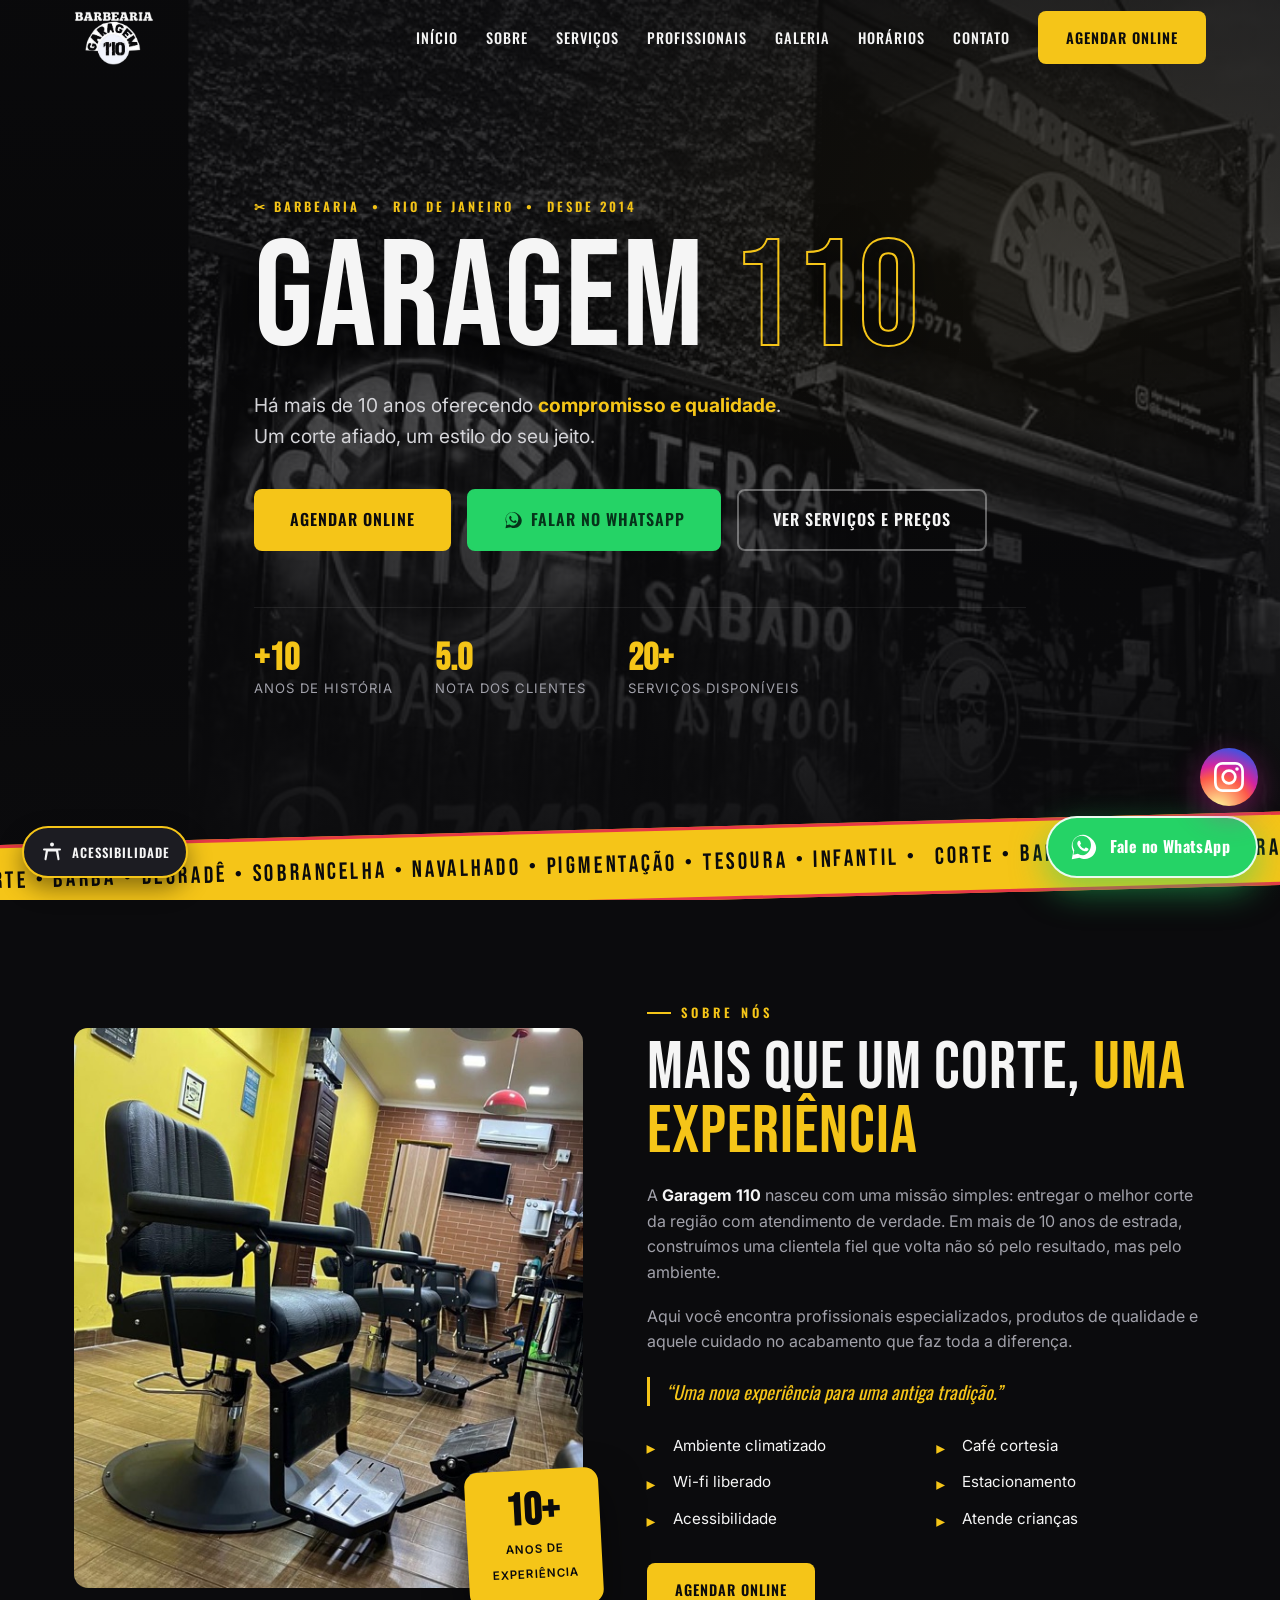
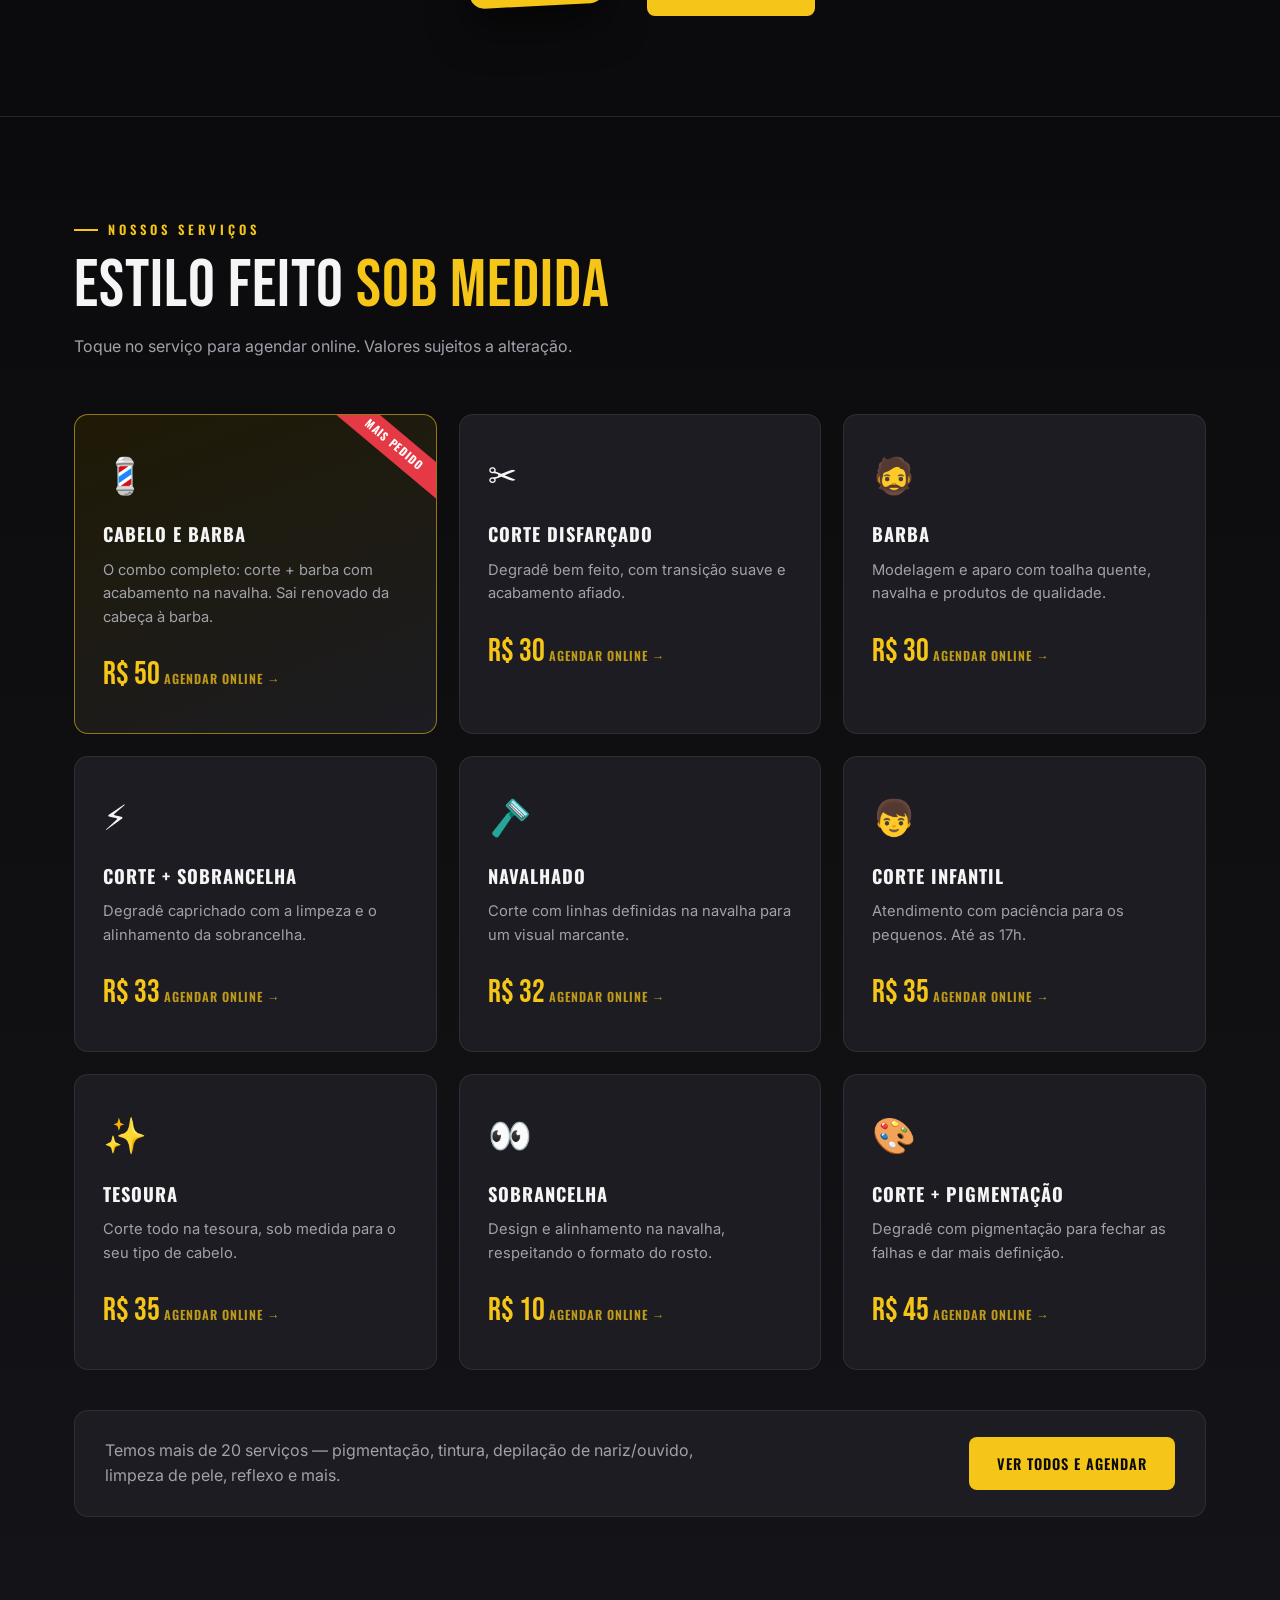
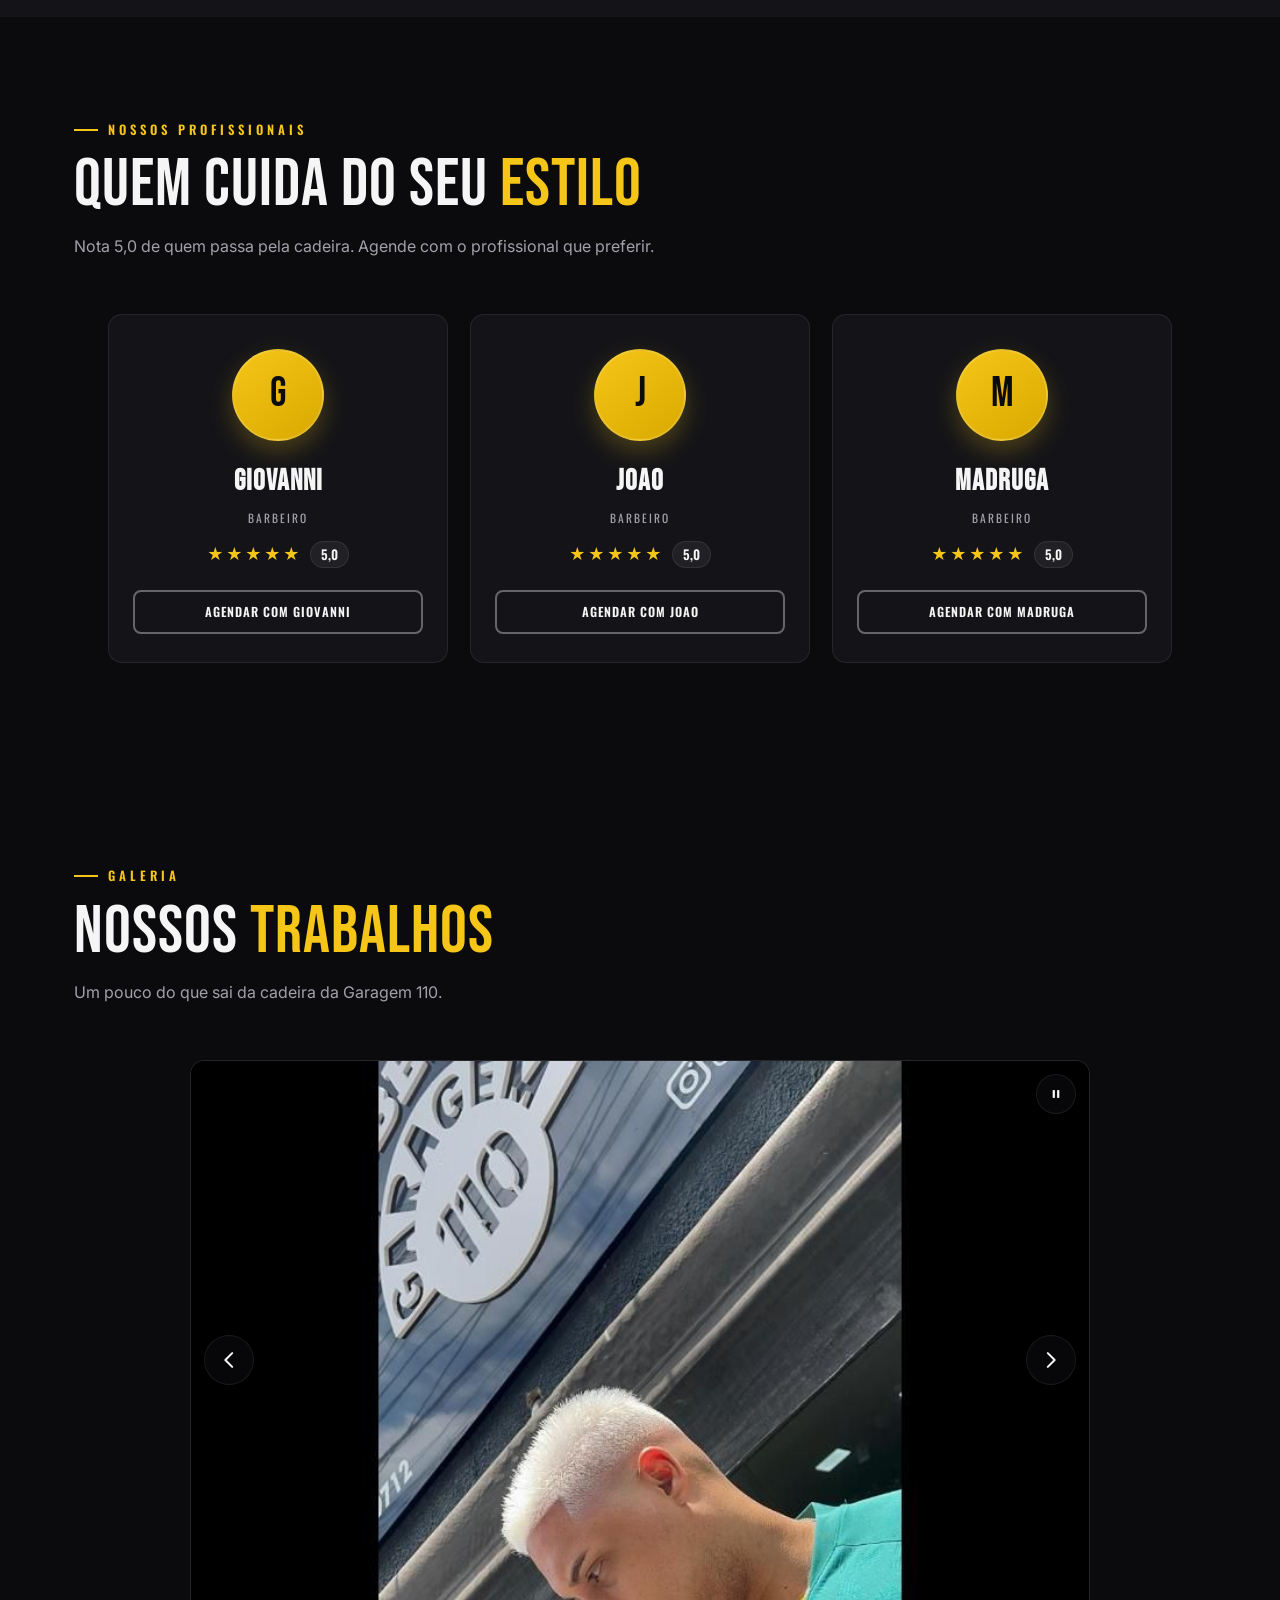
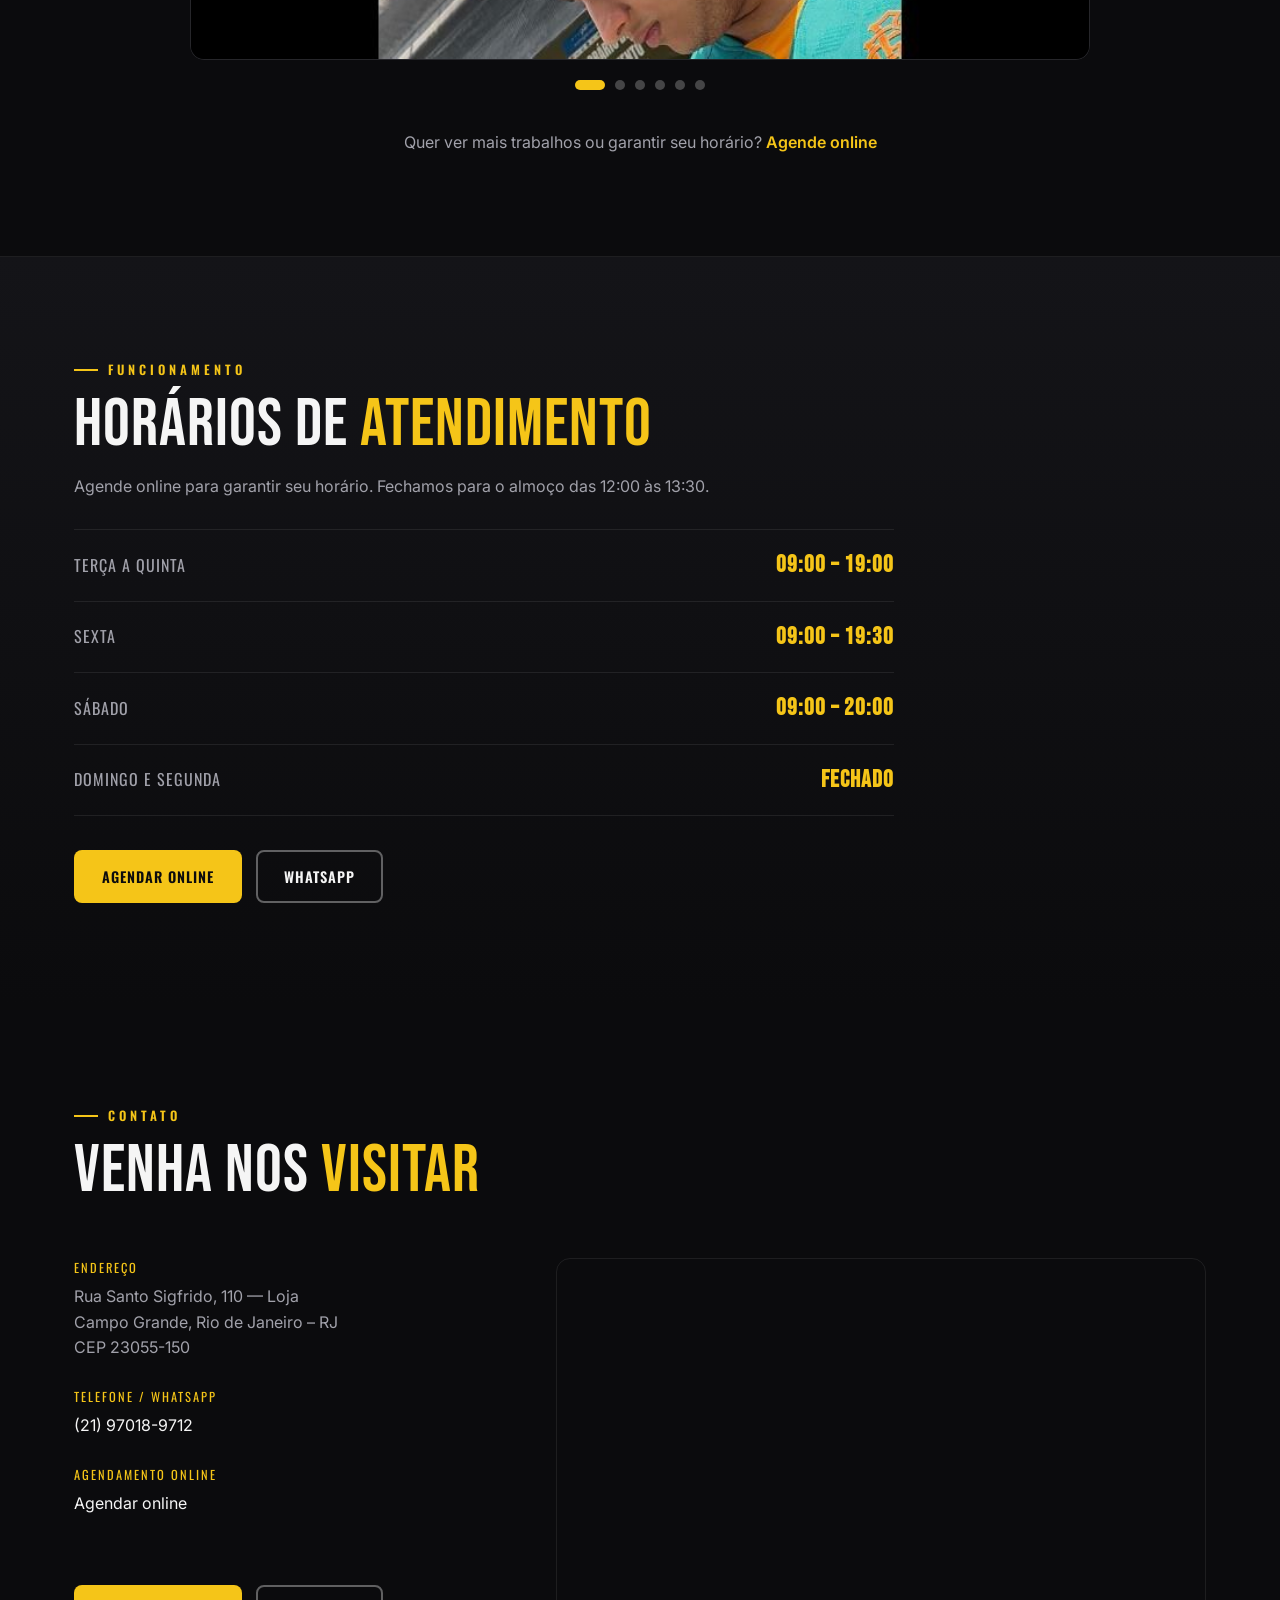
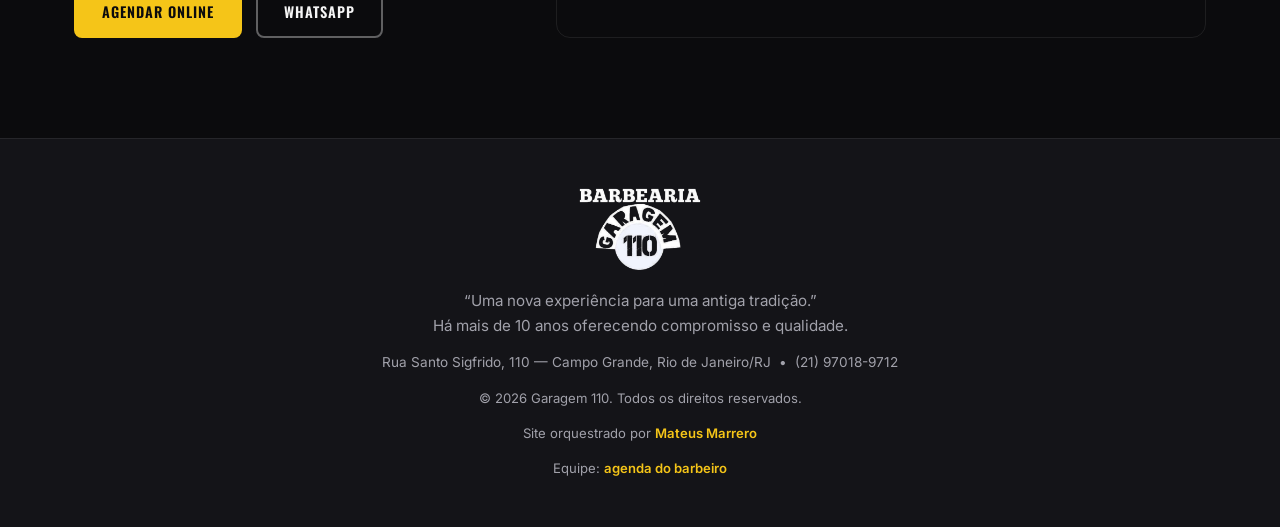
<file: index.html>
<!DOCTYPE html>
<html lang="pt-BR">
<head>
  <meta charset="UTF-8" />
  <meta name="viewport" content="width=device-width, initial-scale=1.0" />
  <title>Barbearia Garagem 110 | Corte e Barba em Campo Grande, Rio de Janeiro</title>
  <meta name="description" content="Barbearia Garagem 110 em Campo Grande, Rio de Janeiro. Corte, barba, degradê, navalhado, sobrancelha e mais. Há mais de 10 anos oferecendo compromisso e qualidade. Agende online." />
  <meta name="keywords" content="barbearia Campo Grande, barbearia Rio de Janeiro, barbearia perto de mim, corte masculino, corte degradê, barba, navalhado, pigmentação, sobrancelha, corte infantil, Garagem 110" />
  <meta name="author" content="Barbearia Garagem 110" />
  <meta name="robots" content="index, follow, max-image-preview:large, max-snippet:-1" />
  <meta name="theme-color" content="#0b0b0d" />
  <link rel="canonical" href="https://garagem110.vercel.app/" />

  <!-- SEO local / geolocalização -->
  <meta name="geo.region" content="BR-RJ" />
  <meta name="geo.placename" content="Campo Grande, Rio de Janeiro" />
  <meta name="geo.position" content="-22.9125693;-43.5784658" />
  <meta name="ICBM" content="-22.9125693, -43.5784658" />

  <!-- Open Graph (Facebook / WhatsApp) -->
  <meta property="og:type" content="business.business" />
  <meta property="og:locale" content="pt_BR" />
  <meta property="og:site_name" content="Barbearia Garagem 110" />
  <meta property="og:title" content="Barbearia Garagem 110 | Corte e Barba em Campo Grande, RJ" />
  <meta property="og:description" content="Há mais de 10 anos oferecendo compromisso e qualidade. Agende seu corte online." />
  <meta property="og:url" content="https://garagem110.vercel.app/" />
  <meta property="og:image" content="https://garagem110.vercel.app/img/frente.png" />
  <meta property="og:image:type" content="image/png" />
  <meta property="og:image:width" content="800" />
  <meta property="og:image:height" content="514" />
  <meta property="og:image:alt" content="Fachada da Barbearia Garagem 110 em Campo Grande, Rio de Janeiro" />

  <!-- Twitter -->
  <meta name="twitter:card" content="summary_large_image" />
  <meta name="twitter:title" content="Barbearia Garagem 110 | Campo Grande, RJ" />
  <meta name="twitter:description" content="Corte, barba e estilo com mais de 10 anos de tradição. Agende online." />
  <meta name="twitter:image" content="https://garagem110.vercel.app/img/frente.png" />
  <meta name="twitter:image:alt" content="Fachada da Barbearia Garagem 110" />

  <!-- Fonts -->
  <link rel="preconnect" href="https://fonts.googleapis.com" />
  <link rel="preconnect" href="https://fonts.gstatic.com" crossorigin />
  <link href="https://fonts.googleapis.com/css2?family=Bebas+Neue&family=Oswald:wght@400;600;700&family=Inter:wght@400;500;600;700&display=swap" rel="stylesheet" />

  <link rel="icon" type="image/png" href="img/logo.png" />
  <link rel="apple-touch-icon" href="img/logo.png" />
  <link rel="stylesheet" href="styles.css" />

  <!-- Dados estruturados (SEO local para buscadores e Google Maps) -->
  <script type="application/ld+json">
  {
    "@context": "https://schema.org",
    "@type": "HairSalon",
    "@id": "https://garagem110.vercel.app/#barbearia",
    "name": "Barbearia Garagem 110",
    "description": "Barbearia em Campo Grande, Rio de Janeiro, com mais de 10 anos oferecendo compromisso e qualidade em cortes, barba e cuidados masculinos.",
    "url": "https://garagem110.vercel.app/",
    "logo": "https://garagem110.vercel.app/img/logo.png",
    "image": "https://garagem110.vercel.app/img/frente.png",
    "telephone": "+5521970189712",
    "priceRange": "R$ 10 - R$ 65",
    "currenciesAccepted": "BRL",
    "paymentAccepted": "Dinheiro, Cartão de Débito, Cartão de Crédito, Pix",
    "address": {
      "@type": "PostalAddress",
      "streetAddress": "Rua Santo Sigfrido, 110 - Loja",
      "addressLocality": "Rio de Janeiro",
      "addressRegion": "RJ",
      "postalCode": "23055-150",
      "addressCountry": "BR"
    },
    "geo": {
      "@type": "GeoCoordinates",
      "latitude": -22.9125693,
      "longitude": -43.5784658
    },
    "hasMap": "https://www.google.com/maps?q=Rua+Santo+Sigfrido+110+Campo+Grande+Rio+de+Janeiro",
    "sameAs": [
      "https://wa.me/5521970189712",
      "https://www.instagram.com/barbeariagaragem_110/"
    ],
    "openingHoursSpecification": [
      { "@type": "OpeningHoursSpecification", "dayOfWeek": ["Tuesday","Wednesday","Thursday"], "opens": "09:00", "closes": "12:00" },
      { "@type": "OpeningHoursSpecification", "dayOfWeek": ["Tuesday","Wednesday","Thursday"], "opens": "13:30", "closes": "19:00" },
      { "@type": "OpeningHoursSpecification", "dayOfWeek": ["Friday"], "opens": "09:00", "closes": "12:00" },
      { "@type": "OpeningHoursSpecification", "dayOfWeek": ["Friday"], "opens": "13:30", "closes": "19:30" },
      { "@type": "OpeningHoursSpecification", "dayOfWeek": ["Saturday"], "opens": "09:00", "closes": "12:00" },
      { "@type": "OpeningHoursSpecification", "dayOfWeek": ["Saturday"], "opens": "13:30", "closes": "20:00" }
    ],
    "amenityFeature": [
      { "@type": "LocationFeatureSpecification", "name": "Ar-condicionado", "value": true },
      { "@type": "LocationFeatureSpecification", "name": "Wi-fi", "value": true },
      { "@type": "LocationFeatureSpecification", "name": "Estacionamento", "value": true },
      { "@type": "LocationFeatureSpecification", "name": "Acessibilidade", "value": true },
      { "@type": "LocationFeatureSpecification", "name": "Atende crianças", "value": true }
    ],
    "makesOffer": [
      { "@type": "Offer", "itemOffered": { "@type": "Service", "name": "Cabelo e Barba" }, "price": "50", "priceCurrency": "BRL" },
      { "@type": "Offer", "itemOffered": { "@type": "Service", "name": "Corte Disfarçado" }, "price": "30", "priceCurrency": "BRL" },
      { "@type": "Offer", "itemOffered": { "@type": "Service", "name": "Barba" }, "price": "30", "priceCurrency": "BRL" },
      { "@type": "Offer", "itemOffered": { "@type": "Service", "name": "Corte e Sobrancelha" }, "price": "33", "priceCurrency": "BRL" },
      { "@type": "Offer", "itemOffered": { "@type": "Service", "name": "Navalhado" }, "price": "32", "priceCurrency": "BRL" },
      { "@type": "Offer", "itemOffered": { "@type": "Service", "name": "Corte Infantil" }, "price": "35", "priceCurrency": "BRL" },
      { "@type": "Offer", "itemOffered": { "@type": "Service", "name": "Tesoura" }, "price": "35", "priceCurrency": "BRL" },
      { "@type": "Offer", "itemOffered": { "@type": "Service", "name": "Sobrancelha" }, "price": "10", "priceCurrency": "BRL" },
      { "@type": "Offer", "itemOffered": { "@type": "Service", "name": "Corte e Pigmentação" }, "price": "45", "priceCurrency": "BRL" }
    ],
    "potentialAction": {
      "@type": "ReserveAction",
      "target": {
        "@type": "EntryPoint",
        "urlTemplate": "https://sites.appbarber.com.br/barbeariagarage-dxip",
        "inLanguage": "pt-BR",
        "actionPlatform": [
          "http://schema.org/DesktopWebPlatform",
          "http://schema.org/MobileWebPlatform"
        ]
      },
      "result": { "@type": "Reservation", "name": "Agendamento de corte" }
    }
  }
  </script>
</head>
<body>

  <!-- Google AdSense -->
  <script async src="https://pagead2.googlesyndication.com/pagead/js/adsbygoogle.js?client=ca-pub-9421145457118515"
     crossorigin="anonymous"></script>

  <!-- Link de salto para acessibilidade (aparece ao usar Tab) -->
  <a href="#conteudo" class="skip-link">Ir para o conteúdo principal</a>

  <!-- ============ HEADER ============ -->
  <header class="header" id="header">
    <div class="container header__inner">
      <a href="#inicio" class="logo">
        <img src="img/logo.png" alt="Barbearia Garagem 110" class="logo__img" />
      </a>

      <nav class="nav" id="nav" aria-label="Navegação principal">
        <a href="#inicio" class="nav__link">Início</a>
        <a href="#sobre" class="nav__link">Sobre</a>
        <a href="#servicos" class="nav__link">Serviços</a>
        <a href="#profissionais" class="nav__link">Profissionais</a>
        <a href="#galeria" class="nav__link">Galeria</a>
        <a href="#horarios" class="nav__link">Horários</a>
        <a href="#contato" class="nav__link">Contato</a>
        <a href="https://sites.appbarber.com.br/barbeariagarage-dxip" target="_blank" rel="noopener" class="btn btn--primary nav__cta">Agendar online</a>
      </nav>

      <button class="menu-toggle" id="menuToggle" aria-label="Abrir menu de navegação" aria-expanded="false" aria-controls="nav">
        <span></span><span></span><span></span>
      </button>
    </div>
  </header>

  <main id="conteudo">

  <!-- ============ HERO ============ -->
  <section class="hero" id="inicio">
    <div class="hero__bg" aria-hidden="true"></div>
    <div class="hero__overlay" aria-hidden="true"></div>

    <div class="container hero__content">
      <p class="hero__tag reveal">✂ BARBEARIA &nbsp;•&nbsp; RIO DE JANEIRO &nbsp;•&nbsp; DESDE 2014</p>
      <h1 class="hero__title reveal">
        GARAGEM <span class="accent">110</span>
      </h1>
      <p class="hero__subtitle reveal">
        Há mais de 10 anos oferecendo <strong>compromisso e qualidade</strong>.
        Um corte afiado, um estilo do seu jeito.
      </p>

      <div class="hero__actions reveal">
        <a href="https://sites.appbarber.com.br/barbeariagarage-dxip" target="_blank" rel="noopener" class="btn btn--primary btn--lg">
          Agendar online
        </a>
        <a href="https://wa.me/5521970189712?text=Ol%C3%A1%2C%20vim%20pelo%20site%20e%20gostaria%20de%20mais%20informa%C3%A7%C3%B5es%2C%20pode%20me%20ajudar%3F" target="_blank" rel="noopener" class="btn btn--whatsapp btn--lg">
          <svg viewBox="0 0 32 32" aria-hidden="true"><path d="M16 3C9.4 3 4 8.4 4 15c0 2.1.6 4.1 1.6 5.9L4 29l8.3-1.6c1.7.9 3.6 1.4 5.7 1.4 6.6 0 12-5.4 12-12S22.6 3 16 3zm0 21.8c-1.8 0-3.5-.5-5-1.4l-.4-.2-4.9 1 1-4.8-.3-.4a9.7 9.7 0 0 1-1.5-5.1c0-5.4 4.4-9.8 9.8-9.8s9.8 4.4 9.8 9.8-4.1 10.9-8.5 10.9zm5.4-7.3c-.3-.1-1.7-.9-2-1s-.5-.1-.7.1-.8 1-.9 1.2-.3.2-.7.1c-.3-.1-1.3-.5-2.5-1.6-.9-.8-1.5-1.8-1.7-2.1s0-.5.1-.6l.5-.5c.1-.2.2-.3.3-.5s0-.4 0-.5c-.1-.1-.7-1.6-.9-2.2s-.5-.5-.6-.5h-.6c-.2 0-.5.1-.8.4s-1 1-1 2.5 1.1 2.9 1.2 3.1c.1.2 2.1 3.2 5 4.5.7.3 1.2.5 1.7.6.7.2 1.3.2 1.8.1.6-.1 1.7-.7 2-1.4s.3-1.3.2-1.4c-.1-.1-.3-.2-.6-.3z"/></svg>
          Falar no WhatsApp
        </a>
        <a href="#servicos" class="btn btn--ghost btn--lg">Ver serviços e preços</a>
      </div>

      <ul class="hero__stats reveal">
        <li><strong>+10</strong><span>anos de história</span></li>
        <li><strong>5.0</strong><span>nota dos clientes</span></li>
        <li><strong>20+</strong><span>serviços disponíveis</span></li>
      </ul>
    </div>

    <div class="hero__marquee" aria-hidden="true">
      <div class="marquee__track">
        <span>CORTE • BARBA • DEGRADÊ • SOBRANCELHA • NAVALHADO • PIGMENTAÇÃO • TESOURA • INFANTIL •&nbsp;</span>
        <span>CORTE • BARBA • DEGRADÊ • SOBRANCELHA • NAVALHADO • PIGMENTAÇÃO • TESOURA • INFANTIL •&nbsp;</span>
      </div>
    </div>
  </section>

  <!-- ============ SOBRE ============ -->
  <section class="section sobre" id="sobre">
    <div class="container sobre__grid">
      <div class="sobre__media reveal">
        <img src="img/dentro1.jpg" width="600" height="600" alt="Interior da barbearia Garagem 110" loading="lazy" />
        <div class="sobre__badge">
          <strong>10+</strong>
          <span>anos de<br>experiência</span>
        </div>
      </div>

      <div class="sobre__text reveal">
        <span class="section__eyebrow">Sobre nós</span>
        <h2 class="section__title">Mais que um corte, <span class="accent">uma experiência</span></h2>
        <p>
          A <strong>Garagem 110</strong> nasceu com uma missão simples: entregar o melhor corte
          da região com atendimento de verdade. Em mais de 10 anos de estrada, construímos
          uma clientela fiel que volta não só pelo resultado, mas pelo ambiente.
        </p>
        <p>
          Aqui você encontra profissionais especializados, produtos de qualidade e aquele
          cuidado no acabamento que faz toda a diferença.
        </p>

        <p class="sobre__quote">“Uma nova experiência para uma antiga tradição.”</p>

        <ul class="sobre__list">
          <li>Ambiente climatizado</li>
          <li>Café cortesia</li>
          <li>Wi-fi liberado</li>
          <li>Estacionamento</li>
          <li>Acessibilidade</li>
          <li>Atende crianças</li>
        </ul>

        <a href="https://sites.appbarber.com.br/barbeariagarage-dxip" target="_blank" rel="noopener" class="btn btn--primary">Agendar online</a>
      </div>
    </div>
  </section>

  <!-- ============ SERVIÇOS ============ -->
  <section class="section servicos" id="servicos">
    <div class="container">
      <div class="section__head reveal">
        <span class="section__eyebrow">Nossos serviços</span>
        <h2 class="section__title">Estilo feito <span class="accent">sob medida</span></h2>
        <p class="section__lead">Toque no serviço para agendar online. Valores sujeitos a alteração.</p>
      </div>

      <div class="cards">
        <a class="card reveal card--featured" href="https://sites.appbarber.com.br/barbeariagarage-dxip" target="_blank" rel="noopener">
          <span class="card__ribbon">Mais pedido</span>
          <div class="card__icon" aria-hidden="true">💈</div>
          <h3 class="card__title">Cabelo e Barba</h3>
          <p class="card__desc">O combo completo: corte + barba com acabamento na navalha. Sai renovado da cabeça à barba.</p>
          <span class="card__price">R$ 50</span>
          <span class="card__cta" aria-hidden="true">Agendar online →</span>
        </a>

        <a class="card reveal" href="https://sites.appbarber.com.br/barbeariagarage-dxip" target="_blank" rel="noopener">
          <div class="card__icon" aria-hidden="true">✂️</div>
          <h3 class="card__title">Corte Disfarçado</h3>
          <p class="card__desc">Degradê bem feito, com transição suave e acabamento afiado.</p>
          <span class="card__price">R$ 30</span>
          <span class="card__cta" aria-hidden="true">Agendar online →</span>
        </a>

        <a class="card reveal" href="https://sites.appbarber.com.br/barbeariagarage-dxip" target="_blank" rel="noopener">
          <div class="card__icon" aria-hidden="true">🧔</div>
          <h3 class="card__title">Barba</h3>
          <p class="card__desc">Modelagem e aparo com toalha quente, navalha e produtos de qualidade.</p>
          <span class="card__price">R$ 30</span>
          <span class="card__cta" aria-hidden="true">Agendar online →</span>
        </a>

        <a class="card reveal" href="https://sites.appbarber.com.br/barbeariagarage-dxip" target="_blank" rel="noopener">
          <div class="card__icon" aria-hidden="true">⚡</div>
          <h3 class="card__title">Corte + Sobrancelha</h3>
          <p class="card__desc">Degradê caprichado com a limpeza e o alinhamento da sobrancelha.</p>
          <span class="card__price">R$ 33</span>
          <span class="card__cta" aria-hidden="true">Agendar online →</span>
        </a>

        <a class="card reveal" href="https://sites.appbarber.com.br/barbeariagarage-dxip" target="_blank" rel="noopener">
          <div class="card__icon" aria-hidden="true">🪒</div>
          <h3 class="card__title">Navalhado</h3>
          <p class="card__desc">Corte com linhas definidas na navalha para um visual marcante.</p>
          <span class="card__price">R$ 32</span>
          <span class="card__cta" aria-hidden="true">Agendar online →</span>
        </a>

        <a class="card reveal" href="https://sites.appbarber.com.br/barbeariagarage-dxip" target="_blank" rel="noopener">
          <div class="card__icon" aria-hidden="true">👦</div>
          <h3 class="card__title">Corte Infantil</h3>
          <p class="card__desc">Atendimento com paciência para os pequenos. Até as 17h.</p>
          <span class="card__price">R$ 35</span>
          <span class="card__cta" aria-hidden="true">Agendar online →</span>
        </a>

        <a class="card reveal" href="https://sites.appbarber.com.br/barbeariagarage-dxip" target="_blank" rel="noopener">
          <div class="card__icon" aria-hidden="true">✨</div>
          <h3 class="card__title">Tesoura</h3>
          <p class="card__desc">Corte todo na tesoura, sob medida para o seu tipo de cabelo.</p>
          <span class="card__price">R$ 35</span>
          <span class="card__cta" aria-hidden="true">Agendar online →</span>
        </a>

        <a class="card reveal" href="https://sites.appbarber.com.br/barbeariagarage-dxip" target="_blank" rel="noopener">
          <div class="card__icon" aria-hidden="true">👀</div>
          <h3 class="card__title">Sobrancelha</h3>
          <p class="card__desc">Design e alinhamento na navalha, respeitando o formato do rosto.</p>
          <span class="card__price">R$ 10</span>
          <span class="card__cta" aria-hidden="true">Agendar online →</span>
        </a>

        <a class="card reveal" href="https://sites.appbarber.com.br/barbeariagarage-dxip" target="_blank" rel="noopener">
          <div class="card__icon" aria-hidden="true">🎨</div>
          <h3 class="card__title">Corte + Pigmentação</h3>
          <p class="card__desc">Degradê com pigmentação para fechar as falhas e dar mais definição.</p>
          <span class="card__price">R$ 45</span>
          <span class="card__cta" aria-hidden="true">Agendar online →</span>
        </a>
      </div>

      <div class="servicos__more reveal">
        <p>Temos mais de 20 serviços — pigmentação, tintura, depilação de nariz/ouvido, limpeza de pele, reflexo e mais.</p>
        <a href="https://sites.appbarber.com.br/barbeariagarage-dxip" target="_blank" rel="noopener" class="btn btn--primary">Ver todos e agendar</a>
      </div>
    </div>
  </section>

  <!-- ============ PROFISSIONAIS ============ -->
  <section class="section equipe" id="profissionais">
    <div class="container">
      <div class="section__head reveal">
        <span class="section__eyebrow">Nossos profissionais</span>
        <h2 class="section__title">Quem cuida do seu <span class="accent">estilo</span></h2>
        <p class="section__lead">Nota 5,0 de quem passa pela cadeira. Agende com o profissional que preferir.</p>
      </div>

      <ul class="team">
        <li class="team__card reveal">
          <div class="team__avatar" aria-hidden="true">G</div>
          <h3 class="team__name">Giovanni</h3>
          <p class="team__role">Barbeiro</p>
          <p class="team__rating"><span aria-hidden="true">★★★★★</span><span class="sr-only">Avaliação 5 de 5</span><span class="team__rating-num">5,0</span></p>
          <a href="https://sites.appbarber.com.br/barbeariagarage-dxip" target="_blank" rel="noopener" class="btn btn--ghost btn--sm">Agendar com Giovanni</a>
        </li>
        <li class="team__card reveal">
          <div class="team__avatar" aria-hidden="true">J</div>
          <h3 class="team__name">Joao</h3>
          <p class="team__role">Barbeiro</p>
          <p class="team__rating"><span aria-hidden="true">★★★★★</span><span class="sr-only">Avaliação 5 de 5</span><span class="team__rating-num">5,0</span></p>
          <a href="https://sites.appbarber.com.br/barbeariagarage-dxip" target="_blank" rel="noopener" class="btn btn--ghost btn--sm">Agendar com Joao</a>
        </li>
        <li class="team__card reveal">
          <div class="team__avatar" aria-hidden="true">M</div>
          <h3 class="team__name">Madruga</h3>
          <p class="team__role">Barbeiro</p>
          <p class="team__rating"><span aria-hidden="true">★★★★★</span><span class="sr-only">Avaliação 5 de 5</span><span class="team__rating-num">5,0</span></p>
          <a href="https://sites.appbarber.com.br/barbeariagarage-dxip" target="_blank" rel="noopener" class="btn btn--ghost btn--sm">Agendar com Madruga</a>
        </li>
      </ul>
    </div>
  </section>

  <!-- ============ GALERIA ============ -->
  <section class="section galeria" id="galeria">
    <div class="container">
      <div class="section__head reveal">
        <span class="section__eyebrow">Galeria</span>
        <h2 class="section__title">Nossos <span class="accent">trabalhos</span></h2>
        <p class="section__lead">Um pouco do que sai da cadeira da Garagem 110.</p>
      </div>

      <div class="carousel reveal" id="carouselGaleria" role="region" aria-roledescription="carrossel" aria-label="Galeria de trabalhos da Garagem 110" tabindex="0">
        <div class="carousel__viewport">
          <ul class="carousel__track">
            <li class="carousel__slide" role="group" aria-roledescription="slide" aria-label="1 de 6">
              <img src="img/corte.png" width="800" height="514" alt="Corte masculino feito na Barbearia Garagem 110" />
            </li>
            <li class="carousel__slide" role="group" aria-roledescription="slide" aria-label="2 de 6">
              <img src="img/corte1.png" width="800" height="514" alt="Corte degradê realizado na Garagem 110" />
            </li>
            <li class="carousel__slide" role="group" aria-roledescription="slide" aria-label="3 de 6">
              <img src="img/corte2.png" width="800" height="514" alt="Corte com acabamento na navalha" />
            </li>
            <li class="carousel__slide" role="group" aria-roledescription="slide" aria-label="4 de 6">
              <img src="img/barbaterapia.png" width="800" height="514" alt="Barbaterapia com toalha quente" />
            </li>
            <li class="carousel__slide" role="group" aria-roledescription="slide" aria-label="5 de 6">
              <img src="img/frente.png" width="800" height="514" alt="Fachada da Barbearia Garagem 110 em Campo Grande" />
            </li>
            <li class="carousel__slide" role="group" aria-roledescription="slide" aria-label="6 de 6">
              <img src="img/dentro.png" width="800" height="514" alt="Ambiente interno da Barbearia Garagem 110" />
            </li>
          </ul>

          <button class="carousel__nav carousel__nav--prev" type="button" data-carousel-prev aria-label="Imagem anterior">
            <svg viewBox="0 0 24 24" aria-hidden="true" focusable="false"><path d="M15.5 4.5 8 12l7.5 7.5" fill="none" stroke="currentColor" stroke-width="2.2" stroke-linecap="round" stroke-linejoin="round"/></svg>
          </button>
          <button class="carousel__nav carousel__nav--next" type="button" data-carousel-next aria-label="Próxima imagem">
            <svg viewBox="0 0 24 24" aria-hidden="true" focusable="false"><path d="M8.5 4.5 16 12l-7.5 7.5" fill="none" stroke="currentColor" stroke-width="2.2" stroke-linecap="round" stroke-linejoin="round"/></svg>
          </button>

          <button class="carousel__play" type="button" data-carousel-play aria-label="Pausar apresentação automática">
            <svg class="carousel__icon carousel__icon--pause" viewBox="0 0 24 24" aria-hidden="true" focusable="false"><rect x="7" y="6" width="3.4" height="12" rx="1"/><rect x="13.6" y="6" width="3.4" height="12" rx="1"/></svg>
            <svg class="carousel__icon carousel__icon--play" viewBox="0 0 24 24" aria-hidden="true" focusable="false"><path d="M8 5.5v13l11-6.5z"/></svg>
          </button>
        </div>

        <div class="carousel__dots" data-carousel-dots role="group" aria-label="Selecionar imagem"></div>
        <p class="sr-only" data-carousel-status aria-live="polite"></p>
      </div>

      <p class="galeria__note reveal">
        Quer ver mais trabalhos ou garantir seu horário?
        <a href="https://sites.appbarber.com.br/barbeariagarage-dxip" target="_blank" rel="noopener">Agende online</a>
      </p>
    </div>
  </section>

  <!-- ============ HORÁRIOS ============ -->
  <section class="section horarios" id="horarios">
    <div class="container horarios__grid">
      <div class="horarios__text reveal">
        <span class="section__eyebrow">Funcionamento</span>
        <h2 class="section__title">Horários de <span class="accent">atendimento</span></h2>
        <p class="section__lead">Agende online para garantir seu horário. Fechamos para o almoço das 12:00 às 13:30.</p>

        <ul class="hours">
          <li><span>Terça a Quinta</span><strong>09:00 – 19:00</strong></li>
          <li><span>Sexta</span><strong>09:00 – 19:30</strong></li>
          <li><span>Sábado</span><strong>09:00 – 20:00</strong></li>
          <li><span>Domingo e Segunda</span><strong>Fechado</strong></li>
        </ul>

        <div class="horarios__actions">
          <a href="https://sites.appbarber.com.br/barbeariagarage-dxip" target="_blank" rel="noopener" class="btn btn--primary">Agendar online</a>
          <a href="https://wa.me/5521970189712?text=Ol%C3%A1%2C%20vim%20pelo%20site%20e%20gostaria%20de%20mais%20informa%C3%A7%C3%B5es%2C%20pode%20me%20ajudar%3F" target="_blank" rel="noopener" class="btn btn--ghost">WhatsApp</a>
        </div>
      </div>
    </div>
  </section>

  <!-- ============ CONTATO ============ -->
  <section class="section contato" id="contato">
    <div class="container">
      <div class="section__head reveal">
        <span class="section__eyebrow">Contato</span>
        <h2 class="section__title">Venha nos <span class="accent">visitar</span></h2>
      </div>

      <div class="contato__grid">
        <div class="contato__info reveal">
          <div class="info-item">
            <span class="info-item__label">Endereço</span>
            <p>Rua Santo Sigfrido, 110 — Loja<br>Campo Grande, Rio de Janeiro – RJ<br>CEP 23055-150</p>
          </div>
          <div class="info-item">
            <span class="info-item__label">Telefone / WhatsApp</span>
            <p><a href="https://wa.me/5521970189712?text=Ol%C3%A1%2C%20vim%20pelo%20site%20e%20gostaria%20de%20mais%20informa%C3%A7%C3%B5es%2C%20pode%20me%20ajudar%3F" target="_blank" rel="noopener">(21) 97018-9712</a></p>
          </div>
          <div class="info-item">
            <span class="info-item__label">Agendamento online</span>
            <p><a href="https://sites.appbarber.com.br/barbeariagarage-dxip" target="_blank" rel="noopener">Agendar online</a></p>
          </div>
          <div class="contato__actions">
            <a href="https://sites.appbarber.com.br/barbeariagarage-dxip" target="_blank" rel="noopener" class="btn btn--primary">Agendar online</a>
            <a href="https://wa.me/5521970189712?text=Ol%C3%A1%2C%20vim%20pelo%20site%20e%20gostaria%20de%20mais%20informa%C3%A7%C3%B5es%2C%20pode%20me%20ajudar%3F" target="_blank" rel="noopener" class="btn btn--ghost">WhatsApp</a>
          </div>
        </div>

        <div class="contato__map reveal">
          <iframe
            title="Localização da Garagem 110"
            src="https://www.google.com/maps?q=Rua%20Santo%20Sigfrido%20110%20Campo%20Grande%20Rio%20de%20Janeiro&output=embed"
            loading="lazy"
            referrerpolicy="no-referrer-when-downgrade"></iframe>
        </div>
      </div>
    </div>
  </section>

  </main>

  <!-- ============ FOOTER ============ -->
  <footer class="footer">
    <div class="container footer__inner">
      <a href="#inicio" class="logo logo--footer">
        <img src="img/logo.png" alt="Barbearia Garagem 110" class="logo__img logo__img--footer" />
      </a>
      <p class="footer__slogan">“Uma nova experiência para uma antiga tradição.”<br>Há mais de 10 anos oferecendo compromisso e qualidade.</p>
      <p class="footer__info">Rua Santo Sigfrido, 110 — Campo Grande, Rio de Janeiro/RJ &nbsp;•&nbsp; (21) 97018-9712</p>
      <p class="footer__copy">© <span id="ano"></span> Garagem 110. Todos os direitos reservados.</p>
      <p class="footer__credit">Site orquestrado por <a href="https://linktr.ee/mateusmarrero" target="_blank" rel="noopener">Mateus Marrero</a></p>
      <p class="footer__credit">Equipe: <a href="painel.html">agenda do barbeiro</a></p>
    </div>
  </footer>

  <!-- ============ ACESSIBILIDADE ============ -->
  <button class="a11y-toggle" id="a11yToggle" type="button" aria-label="Abrir opções de acessibilidade" aria-expanded="false" aria-controls="a11yPanel">
    <svg viewBox="0 0 24 24" fill="currentColor" aria-hidden="true" focusable="false">
      <circle cx="12" cy="4.5" r="2"/>
      <path d="M20 8.5H4a1 1 0 0 0 0 2h1.8l-1.3 8.6a1 1 0 0 0 2 .3L8 11.5h8l1.5 7.9a1 1 0 0 0 2-.3L18.2 10.5H20a1 1 0 0 0 0-2z"/>
    </svg>
    <span class="a11y-toggle__label">Acessibilidade</span>
  </button>

  <div class="a11y-panel" id="a11yPanel" role="region" aria-label="Opções de acessibilidade" hidden>
    <div class="a11y-panel__head">
      <h2 class="a11y-panel__title">Acessibilidade</h2>
      <button class="a11y-close" id="a11yClose" type="button" aria-label="Fechar opções de acessibilidade">&times;</button>
    </div>
    <div class="a11y-options">
      <button class="a11y-opt" type="button" data-a11y="font-up" aria-label="Aumentar tamanho da fonte">A+</button>
      <button class="a11y-opt" type="button" data-a11y="font-down" aria-label="Diminuir tamanho da fonte">A−</button>
      <button class="a11y-opt" type="button" data-a11y="contrast" aria-pressed="false">Alto contraste</button>
      <button class="a11y-opt" type="button" data-a11y="links" aria-pressed="false">Destacar links</button>
      <button class="a11y-opt a11y-opt--reset" type="button" data-a11y="reset">Restaurar padrão</button>
    </div>
  </div>

  <!-- Botão flutuante WhatsApp -->
  <a href="https://wa.me/5521970189712?text=Ol%C3%A1%2C%20vim%20pelo%20site%20e%20gostaria%20de%20mais%20informa%C3%A7%C3%B5es%2C%20pode%20me%20ajudar%3F" target="_blank" rel="noopener" class="whatsapp-float" aria-label="Falar no WhatsApp (abre em nova aba)">
    <svg viewBox="0 0 32 32" aria-hidden="true"><path d="M16 3C9.4 3 4 8.4 4 15c0 2.1.6 4.1 1.6 5.9L4 29l8.3-1.6c1.7.9 3.6 1.4 5.7 1.4 6.6 0 12-5.4 12-12S22.6 3 16 3zm0 21.8c-1.8 0-3.5-.5-5-1.4l-.4-.2-4.9 1 1-4.8-.3-.4a9.7 9.7 0 0 1-1.5-5.1c0-5.4 4.4-9.8 9.8-9.8s9.8 4.4 9.8 9.8-4.1 10.9-8.5 10.9zm5.4-7.3c-.3-.1-1.7-.9-2-1s-.5-.1-.7.1-.8 1-.9 1.2-.3.2-.7.1c-.3-.1-1.3-.5-2.5-1.6-.9-.8-1.5-1.8-1.7-2.1s0-.5.1-.6l.5-.5c.1-.2.2-.3.3-.5s0-.4 0-.5c-.1-.1-.7-1.6-.9-2.2s-.5-.5-.6-.5h-.6c-.2 0-.5.1-.8.4s-1 1-1 2.5 1.1 2.9 1.2 3.1c.1.2 2.1 3.2 5 4.5.7.3 1.2.5 1.7.6.7.2 1.3.2 1.8.1.6-.1 1.7-.7 2-1.4s.3-1.3.2-1.4c-.1-.1-.3-.2-.6-.3z"/></svg>
    <span class="whatsapp-float__label">Fale no WhatsApp</span>
  </a>

  <!-- Botão flutuante Instagram -->
  <a href="https://www.instagram.com/barbeariagaragem_110/" target="_blank" rel="noopener" class="instagram-float" aria-label="Instagram da Barbearia Garagem 110 (abre em nova aba)">
    <svg viewBox="0 0 24 24" aria-hidden="true"><path d="M12 2.16c3.2 0 3.58.01 4.85.07 1.17.05 1.8.25 2.23.41.56.22.96.48 1.38.9.42.42.68.82.9 1.38.16.42.36 1.06.41 2.23.06 1.27.07 1.65.07 4.85s-.01 3.58-.07 4.85c-.05 1.17-.25 1.8-.41 2.23-.22.56-.48.96-.9 1.38-.42.42-.82.68-1.38.9-.42.16-1.06.36-2.23.41-1.27.06-1.65.07-4.85.07s-3.58-.01-4.85-.07c-1.17-.05-1.8-.25-2.23-.41-.56-.22-.96-.48-1.38-.9-.42-.42-.68-.82-.9-1.38-.16-.42-.36-1.06-.41-2.23C2.17 15.58 2.16 15.2 2.16 12s.01-3.58.07-4.85c.05-1.17.25-1.8.41-2.23.22-.56.48-.96.9-1.38.42-.42.82-.68 1.38-.9.42-.16 1.06-.36 2.23-.41C8.42 2.17 8.8 2.16 12 2.16M12 0C8.74 0 8.33.01 7.05.07 5.78.13 4.9.33 4.14.63c-.79.3-1.46.72-2.13 1.38C1.35 2.68.93 3.35.63 4.14.33 4.9.13 5.78.07 7.05.01 8.33 0 8.74 0 12s.01 3.67.07 4.95c.06 1.27.26 2.15.56 2.91.3.79.72 1.46 1.38 2.13.67.67 1.34 1.08 2.13 1.38.76.3 1.64.5 2.91.56C8.33 23.99 8.74 24 12 24s3.67-.01 4.95-.07c1.27-.06 2.15-.26 2.91-.56.79-.3 1.46-.72 2.13-1.38.67-.67 1.08-1.34 1.38-2.13.3-.76.5-1.64.56-2.91.06-1.28.07-1.69.07-4.95s-.01-3.67-.07-4.95c-.06-1.27-.26-2.15-.56-2.91-.3-.79-.72-1.46-1.38-2.13-.67-.67-1.34-1.08-2.13-1.38-.76-.3-1.64-.5-2.91-.56C15.67.01 15.26 0 12 0z"/><path d="M12 5.84A6.16 6.16 0 1 0 18.16 12 6.16 6.16 0 0 0 12 5.84zm0 10.16A4 4 0 1 1 16 12a4 4 0 0 1-4 4z"/><circle cx="18.41" cy="5.59" r="1.44"/></svg>
  </a>

  <script src="script.js"></script>
</body>
</html>
</file>
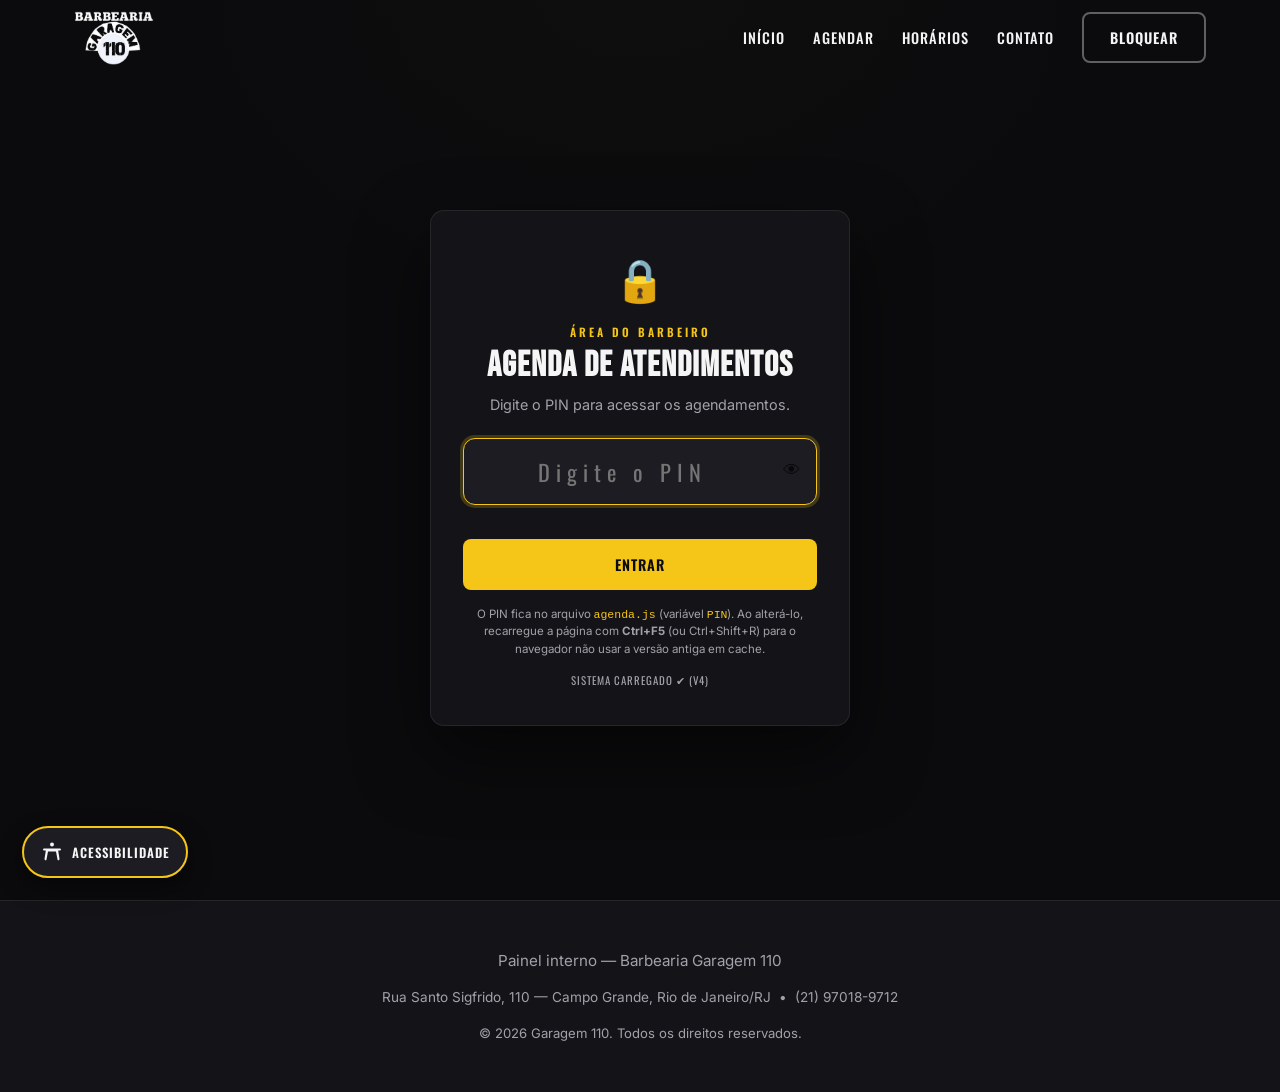
<file: agenda.html>
<!DOCTYPE html>
<html lang="pt-BR">
<head>
  <meta charset="UTF-8" />
  <meta name="viewport" content="width=device-width, initial-scale=1.0" />
  <title>Agenda do Barbeiro | Barbearia Garagem 110</title>
  <meta name="description" content="Painel interno com a agenda de atendimentos da Barbearia Garagem 110, organizada por dia e por profissional." />
  <meta name="robots" content="noindex, nofollow" />
  <meta name="theme-color" content="#0b0b0d" />
  <link rel="icon" type="image/png" href="img/logo.png" />

  <link rel="preconnect" href="https://fonts.googleapis.com" />
  <link rel="preconnect" href="https://fonts.gstatic.com" crossorigin />
  <link href="https://fonts.googleapis.com/css2?family=Bebas+Neue&family=Oswald:wght@400;600;700&family=Inter:wght@400;500;600;700&display=swap" rel="stylesheet" />

  <link rel="stylesheet" href="styles.css" />
  <link rel="stylesheet" href="agenda.css?v=2" />
</head>
<body>

  <a href="#conteudo" class="skip-link">Ir para o conteúdo principal</a>

  <!-- ============ HEADER ============ -->
  <header class="header is-scrolled" id="header">
    <div class="container header__inner">
      <a href="index.html" class="logo" aria-label="Barbearia Garagem 110 — página inicial">
        <img src="img/logo.png" alt="Barbearia Garagem 110" class="logo__img" />
      </a>

      <nav class="nav" id="nav" aria-label="Navegação principal">
        <a href="index.html" class="nav__link">Início</a>
        <a href="agendamento.html" class="nav__link">Agendar</a>
        <a href="index.html#horarios" class="nav__link">Horários</a>
        <a href="index.html#contato" class="nav__link">Contato</a>
        <button class="btn btn--ghost nav__cta" id="lockBtn" type="button" hidden>Bloquear</button>
      </nav>

      <button class="menu-toggle" id="menuToggle" aria-label="Abrir menu de navegação" aria-expanded="false" aria-controls="nav">
        <span></span><span></span><span></span>
      </button>
    </div>
  </header>

  <main id="conteudo">

  <!-- ============ TELA DE ACESSO (PIN) ============ -->
  <section class="lock" id="lock">
    <div class="lock__bg" aria-hidden="true"></div>
    <form class="lock__box" id="lockForm" autocomplete="off">
      <div class="lock__icon" aria-hidden="true">🔒</div>
      <p class="lock__eyebrow">Área do barbeiro</p>
      <h1 class="lock__title">Agenda de atendimentos</h1>
      <p class="lock__sub">Digite o PIN para acessar os agendamentos.</p>

      <label class="sr-only" for="pin">PIN de acesso</label>
      <div class="lock__pinwrap">
        <input id="pin" class="lock__pin" type="password" autocomplete="off"
               placeholder="Digite o PIN" maxlength="24" aria-describedby="lockMsg" />
        <button class="lock__show" id="pinToggle" type="button" aria-label="Mostrar PIN" aria-pressed="false">👁</button>
      </div>
      <p class="lock__msg" id="lockMsg" role="alert" aria-live="assertive"></p>

      <button class="btn btn--primary lock__btn" type="submit">Entrar</button>
      <p class="lock__hint">O PIN fica no arquivo <code>agenda.js</code> (variável <code>PIN</code>). Ao alterá-lo, recarregue a página com <strong>Ctrl+F5</strong> (ou Ctrl+Shift+R) para o navegador não usar a versão antiga em cache.</p>
      <p class="lock__status" id="lockStatus">Carregando o sistema…</p>
    </form>
  </section>

  <!-- ============ PAINEL ============ -->
  <section class="dash" id="dash" hidden>
    <div class="container">

      <div class="dash__top">
        <div>
          <p class="dash__eyebrow">Área do barbeiro</p>
          <h2 class="dash__title">Agenda</h2>
        </div>
        <div class="dash__actions">
          <button class="btn btn--ghost" id="csvBtn" type="button">Exportar CSV</button>
          <button class="btn btn--ghost" id="printBtn" type="button">Imprimir</button>
        </div>
      </div>

      <div class="datebar">
        <div class="datebar__nav">
          <button class="datebar__arrow" id="prevDay" type="button" aria-label="Dia anterior">‹</button>
          <button class="btn btn--primary datebar__today" id="todayBtn" type="button">Hoje</button>
          <button class="datebar__arrow" id="nextDay" type="button" aria-label="Próximo dia">›</button>
          <input class="datebar__date" id="datePick" type="date" aria-label="Escolher a data" />
        </div>
        <div class="viewtabs" role="tablist" aria-label="Modo de visualização">
          <button class="viewtab is-active" data-view="dia" role="tab" aria-selected="true" type="button">Dia</button>
          <button class="viewtab" data-view="proximos" role="tab" aria-selected="false" type="button">Próximos</button>
        </div>
      </div>

      <div class="kpis" id="kpis"></div>

      <div class="filters">
        <label class="filters__field">
          <span>Profissional</span>
          <select id="fPro">
            <option value="todos">Todos</option>
          </select>
        </label>
        <div class="filters__status" id="fStatus" aria-label="Filtrar por status"></div>
        <label class="filters__field filters__search">
          <span>Buscar</span>
          <input id="fSearch" type="search" placeholder="Nome, telefone ou serviço…" autocomplete="off" />
        </label>
      </div>

      <div class="agenda" id="agendaBody" aria-live="polite"></div>

    </div>
  </section>

  </main>

  <!-- ============ FOOTER ============ -->
  <footer class="footer">
    <div class="container footer__inner">
      <p class="footer__slogan">Painel interno — Barbearia Garagem 110</p>
      <p class="footer__info">Rua Santo Sigfrido, 110 — Campo Grande, Rio de Janeiro/RJ &nbsp;•&nbsp; (21) 97018-9712</p>
      <p class="footer__copy">© <span id="ano"></span> Garagem 110. Todos os direitos reservados.</p>
    </div>
  </footer>

  <!-- ============ ACESSIBILIDADE ============ -->
  <button class="a11y-toggle" id="a11yToggle" type="button" aria-label="Abrir opções de acessibilidade" aria-expanded="false" aria-controls="a11yPanel">
    <svg viewBox="0 0 24 24" fill="currentColor" aria-hidden="true" focusable="false">
      <circle cx="12" cy="4.5" r="2"/>
      <path d="M20 8.5H4a1 1 0 0 0 0 2h1.8l-1.3 8.6a1 1 0 0 0 2 .3L8 11.5h8l1.5 7.9a1 1 0 0 0 2-.3L18.2 10.5H20a1 1 0 0 0 0-2z"/>
    </svg>
    <span class="a11y-toggle__label">Acessibilidade</span>
  </button>

  <div class="a11y-panel" id="a11yPanel" role="region" aria-label="Opções de acessibilidade" hidden>
    <div class="a11y-panel__head">
      <h2 class="a11y-panel__title">Acessibilidade</h2>
      <button class="a11y-close" id="a11yClose" type="button" aria-label="Fechar opções de acessibilidade">&times;</button>
    </div>
    <div class="a11y-options">
      <button class="a11y-opt" type="button" data-a11y="font-up" aria-label="Aumentar tamanho da fonte">A+</button>
      <button class="a11y-opt" type="button" data-a11y="font-down" aria-label="Diminuir tamanho da fonte">A−</button>
      <button class="a11y-opt" type="button" data-a11y="contrast" aria-pressed="false">Alto contraste</button>
      <button class="a11y-opt" type="button" data-a11y="links" aria-pressed="false">Destacar links</button>
      <button class="a11y-opt a11y-opt--reset" type="button" data-a11y="reset">Restaurar padrão</button>
    </div>
  </div>

  <script src="script.js"></script>

  <!-- Diagnóstico: mostra na tela qualquer erro de JavaScript -->
  <script>
    window.addEventListener("error", function (ev) {
      var m = document.getElementById("lockMsg");
      if (m && !m.textContent) m.textContent = "Erro ao carregar: " + (ev.message || "falha") + " — recarregue com Ctrl+F5.";
    });
  </script>

  <!-- Carrega o agenda.js tentando evitar o cache do navegador.
       Se o navegador não aceitar o carimbo (?t=), usa o caminho simples. -->
  <script>
    (function () {
      var simplesJa = false;
      function carregarSimples() {
        if (simplesJa || window.__agendaPronta) return;
        simplesJa = true;
        var f = document.createElement("script");
        f.src = "agenda.js";
        document.body.appendChild(f);
      }
      var s = document.createElement("script");
      s.src = "agenda.js?t=" + Date.now();
      s.onerror = carregarSimples;
      document.body.appendChild(s);
      setTimeout(function () {
        if (window.__agendaPronta) return;
        carregarSimples();
        setTimeout(function () {
          if (!window.__agendaPronta) {
            var m = document.getElementById("lockMsg");
            if (m) m.textContent = "O sistema não iniciou. Verifique se 'agenda.js' está na mesma pasta e recarregue com Ctrl+F5.";
          }
        }, 1500);
      }, 1500);
    })();
  </script>
</body>
</html>
</file>
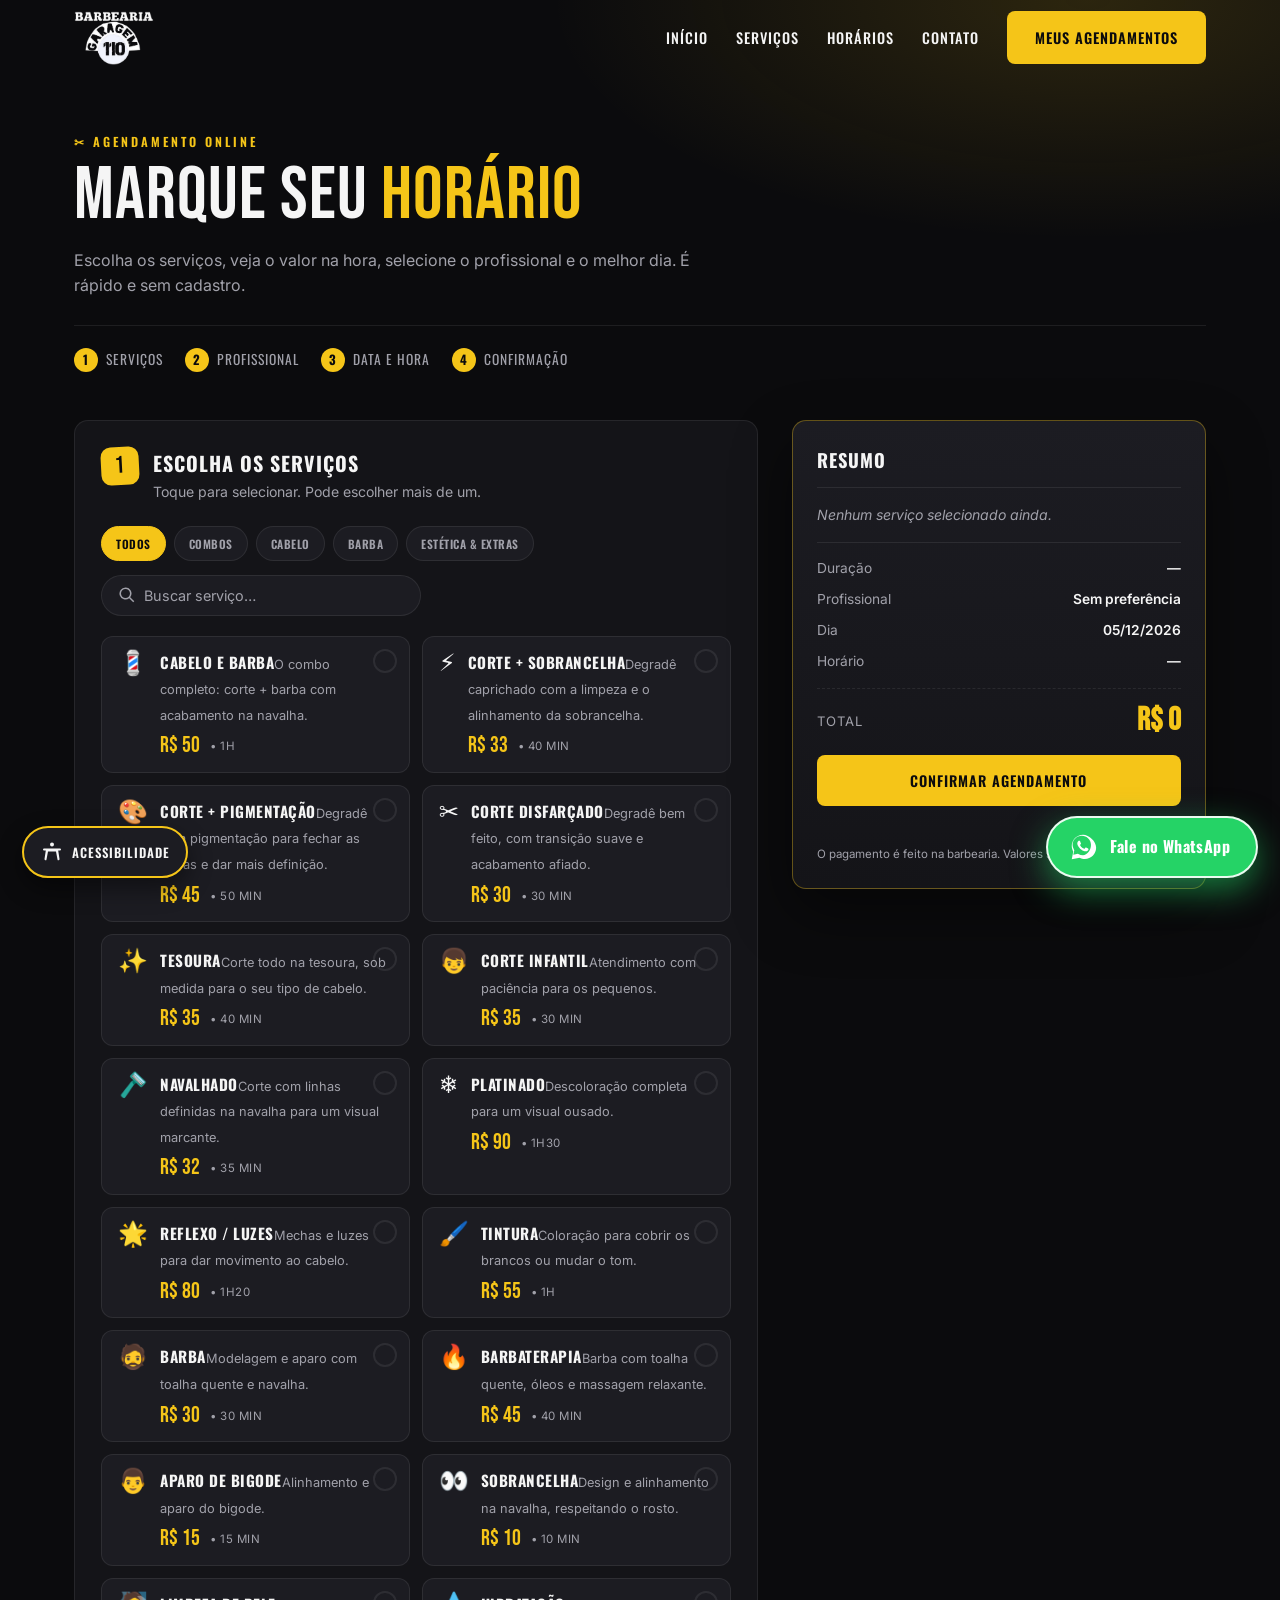
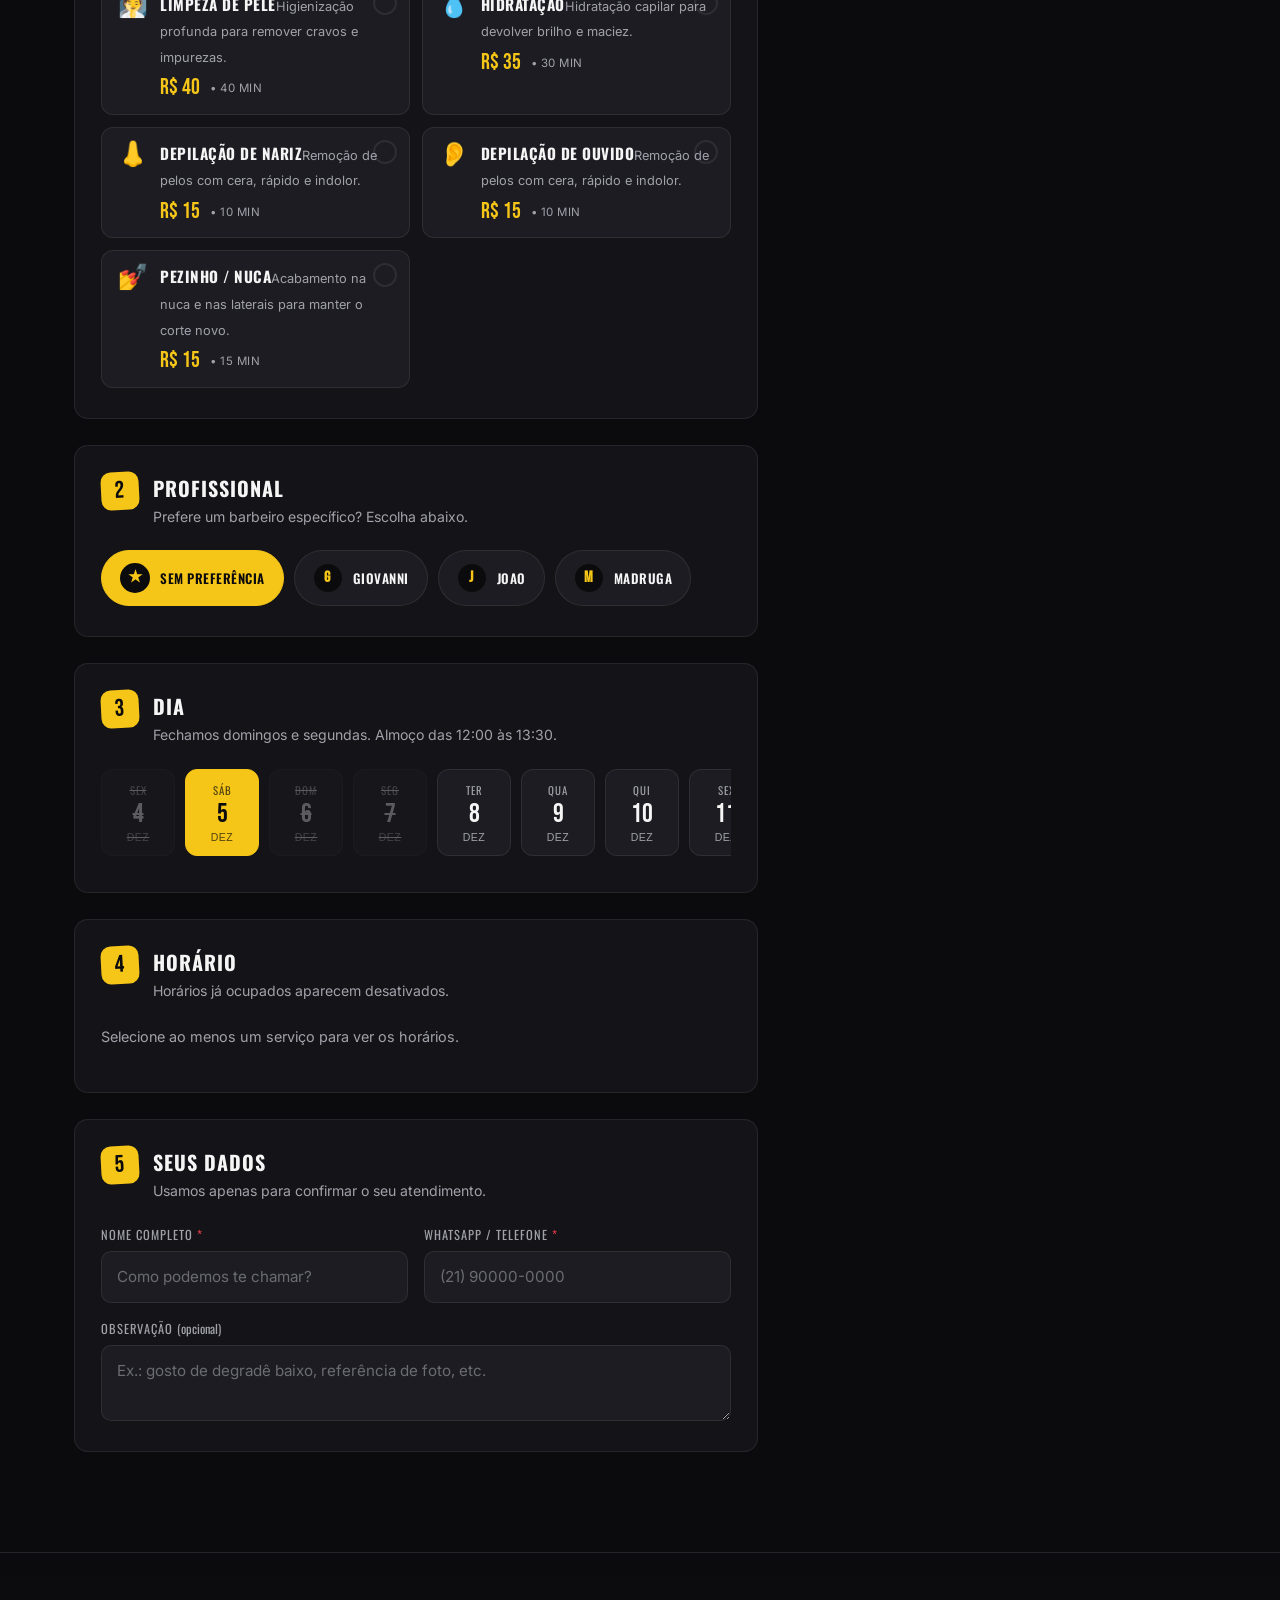
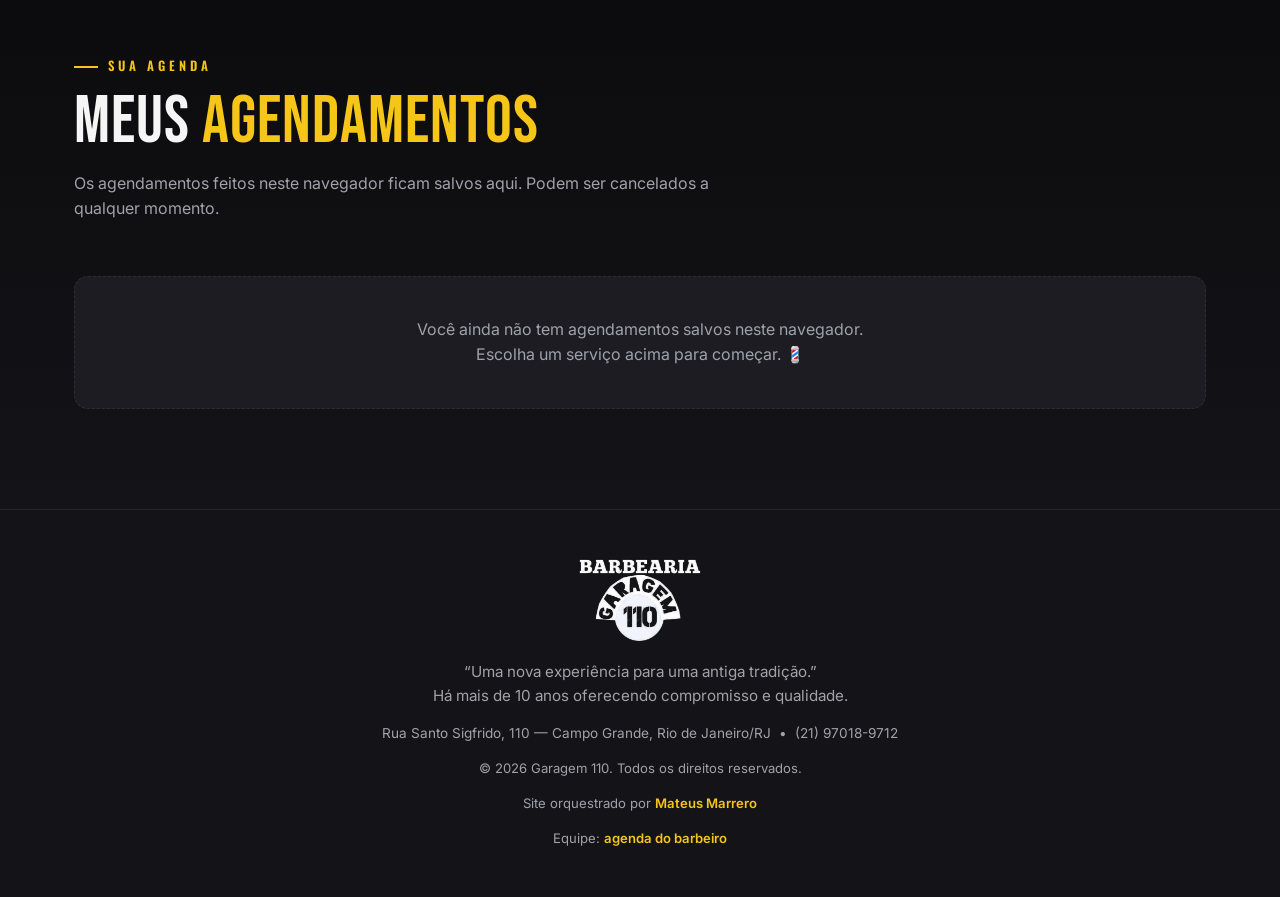
<file: agendamento.html>
<!DOCTYPE html>
<html lang="pt-BR">
<head>
  <meta charset="UTF-8" />
  <meta name="viewport" content="width=device-width, initial-scale=1.0" />
  <title>Agendamento Online | Barbearia Garagem 110 — Campo Grande, RJ</title>
  <meta name="description" content="Agende seu corte, barba ou combo na Barbearia Garagem 110 (Campo Grande, Rio de Janeiro). Escolha o serviço, veja o preço, o profissional e o melhor horário. Confirme em segundos." />
  <meta name="keywords" content="agendar barbearia, agendamento online, barbearia Campo Grande, corte, barba, degrade" />
  <meta name="author" content="Barbearia Garagem 110" />
  <meta name="robots" content="noindex, nofollow" />
  <meta name="theme-color" content="#0b0b0d" />
  <link rel="canonical" href="https://garagem110.vercel.app/agendamento.html" />

  <!-- Open Graph -->
  <meta property="og:type" content="website" />
  <meta property="og:locale" content="pt_BR" />
  <meta property="og:site_name" content="Barbearia Garagem 110" />
  <meta property="og:title" content="Agendamento Online | Barbearia Garagem 110" />
  <meta property="og:description" content="Escolha o serviço, o profissional e o horário. Agende seu corte online na Garagem 110." />
  <meta property="og:url" content="https://garagem110.vercel.app/agendamento.html" />
  <meta property="og:image" content="https://garagem110.vercel.app/img/logo.png" />

  <!-- Fonts -->
  <link rel="preconnect" href="https://fonts.googleapis.com" />
  <link rel="preconnect" href="https://fonts.gstatic.com" crossorigin />
  <link href="https://fonts.googleapis.com/css2?family=Bebas+Neue&family=Oswald:wght@400;600;700&family=Inter:wght@400;500;600;700&display=swap" rel="stylesheet" />

  <link rel="icon" type="image/png" href="img/logo.png" />
  <link rel="apple-touch-icon" href="img/logo.png" />
  <link rel="stylesheet" href="styles.css" />
  <link rel="stylesheet" href="agendamento.css?v=2" />
</head>
<body>

  <!-- Link de salto para acessibilidade -->
  <a href="#conteudo" class="skip-link">Ir para o conteúdo principal</a>

  <!-- ============ HEADER ============ -->
  <header class="header" id="header">
    <div class="container header__inner">
      <a href="index.html" class="logo" aria-label="Barbearia Garagem 110 — página inicial">
        <img src="img/logo.png" alt="Barbearia Garagem 110" class="logo__img" />
      </a>

      <nav class="nav" id="nav" aria-label="Navegação principal">
        <a href="index.html" class="nav__link">Início</a>
        <a href="index.html#servicos" class="nav__link">Serviços</a>
        <a href="index.html#horarios" class="nav__link">Horários</a>
        <a href="index.html#contato" class="nav__link">Contato</a>
        <a href="#meus-agendamentos" class="btn btn--primary nav__cta">Meus agendamentos</a>
      </nav>

      <button class="menu-toggle" id="menuToggle" aria-label="Abrir menu de navegação" aria-expanded="false" aria-controls="nav">
        <span></span><span></span><span></span>
      </button>
    </div>
  </header>

  <main id="conteudo">

  <!-- ============ HERO (compacto) ============ -->
  <section class="page-hero" id="inicio">
    <div class="container page-hero__inner">
      <p class="page-hero__tag reveal">✂ Agendamento online</p>
      <h1 class="page-hero__title reveal">Marque seu <span class="accent">horário</span></h1>
      <p class="page-hero__sub reveal">
        Escolha os serviços, veja o valor na hora, selecione o profissional e o melhor dia.
        É rápido e sem cadastro.
      </p>
      <ul class="page-hero__steps reveal" aria-hidden="true">
        <li><strong>1</strong> Serviços</li>
        <li><strong>2</strong> Profissional</li>
        <li><strong>3</strong> Data e hora</li>
        <li><strong>4</strong> Confirmação</li>
      </ul>
    </div>
  </section>

  <!-- ============ AGENDAMENTO ============ -->
  <section class="section booking" id="agendar" aria-label="Formulário de agendamento">
    <div class="container">
      <div class="booking__grid">

        <!-- ------- Coluna principal (passos) ------- -->
        <div class="booking__main">

          <!-- Passo 1 — Serviços -->
          <section class="step" aria-labelledby="step1">
            <div class="step__head">
              <span class="step__num" aria-hidden="true">1</span>
              <div>
                <h2 class="step__title" id="step1">Escolha os serviços</h2>
                <p class="step__sub">Toque para selecionar. Pode escolher mais de um.</p>
              </div>
            </div>

            <div class="toolbar">
              <div class="chips" id="catChips" aria-label="Filtrar por categoria"></div>
              <div class="search">
                <svg viewBox="0 0 24 24" aria-hidden="true" focusable="false"><path fill="currentColor" d="M10 2a8 8 0 1 0 4.9 14.3l5.4 5.4 1.4-1.4-5.4-5.4A8 8 0 0 0 10 2zm0 2a6 6 0 1 1 0 12 6 6 0 0 1 0-12z"/></svg>
                <input id="svcSearch" type="search" placeholder="Buscar serviço…" aria-label="Buscar serviço" autocomplete="off" />
              </div>
            </div>

            <div class="svc-grid" id="svcGrid" aria-live="polite"></div>
            <p class="hint" id="svcEmpty" hidden>Nenhum serviço encontrado. Tente outra busca.</p>
          </section>

          <!-- Passo 2 — Profissional -->
          <section class="step" aria-labelledby="step2">
            <div class="step__head">
              <span class="step__num" aria-hidden="true">2</span>
              <div>
                <h2 class="step__title" id="step2">Profissional</h2>
                <p class="step__sub">Prefere um barbeiro específico? Escolha abaixo.</p>
              </div>
            </div>
            <div class="pros" id="pros" role="radiogroup" aria-label="Escolha o profissional"></div>
          </section>

          <!-- Passo 3 — Data -->
          <section class="step" aria-labelledby="step3">
            <div class="step__head">
              <span class="step__num" aria-hidden="true">3</span>
              <div>
                <h2 class="step__title" id="step3">Dia</h2>
                <p class="step__sub">Fechamos domingos e segundas. Almoço das 12:00 às 13:30.</p>
              </div>
            </div>
            <div class="days" id="days" role="group" aria-label="Escolha o dia"></div>
          </section>

          <!-- Passo 4 — Horário -->
          <section class="step" aria-labelledby="step4">
            <div class="step__head">
              <span class="step__num" aria-hidden="true">4</span>
              <div>
                <h2 class="step__title" id="step4">Horário</h2>
                <p class="step__sub">Horários já ocupados aparecem desativados.</p>
              </div>
            </div>
            <div class="slots" id="slots" aria-live="polite"></div>
            <p class="hint" id="slotsHint"></p>
          </section>

          <!-- Passo 5 — Dados -->
          <section class="step" aria-labelledby="step5">
            <div class="step__head">
              <span class="step__num" aria-hidden="true">5</span>
              <div>
                <h2 class="step__title" id="step5">Seus dados</h2>
                <p class="step__sub">Usamos apenas para confirmar o seu atendimento.</p>
              </div>
            </div>

            <form class="form" id="clientForm" novalidate>
              <div class="field">
                <label for="nome">Nome completo <span class="req" aria-hidden="true">*</span></label>
                <input id="nome" name="nome" type="text" required autocomplete="name" placeholder="Como podemos te chamar?" />
              </div>
              <div class="field">
                <label for="telefone">WhatsApp / Telefone <span class="req" aria-hidden="true">*</span></label>
                <input id="telefone" name="telefone" type="tel" required inputmode="numeric" autocomplete="tel" placeholder="(21) 90000-0000" maxlength="16" />
              </div>
              <div class="field field--full">
                <label for="obs">Observação <span class="opt">(opcional)</span></label>
                <textarea id="obs" name="obs" rows="2" placeholder="Ex.: gosto de degradê baixo, referência de foto, etc."></textarea>
              </div>
            </form>
          </section>

        </div>

        <!-- ------- Coluna do resumo ------- -->
        <aside class="booking__aside" aria-label="Resumo do agendamento">
          <div class="summary">
            <h2 class="summary__title">Resumo</h2>

            <ul class="summary__list" id="sumServices"></ul>

            <div class="summary__rows">
              <div class="summary__row"><span>Duração</span><strong id="sumDur">—</strong></div>
              <div class="summary__row"><span>Profissional</span><strong id="sumPro">—</strong></div>
              <div class="summary__row"><span>Dia</span><strong id="sumDate">—</strong></div>
              <div class="summary__row"><span>Horário</span><strong id="sumTime">—</strong></div>
            </div>

            <div class="summary__total">
              <span>Total</span>
              <strong id="sumTotal">R$ 0</strong>
            </div>

            <button class="btn btn--primary summary__btn" id="confirmBtn" type="button">
              Confirmar agendamento
            </button>

            <p class="summary__msg" id="sumMsg" role="status" aria-live="polite"></p>
            <p class="summary__note">O pagamento é feito na barbearia. Valores sujeitos a alteração.</p>
          </div>
        </aside>

      </div>
    </div>
  </section>

  <!-- ============ MEUS AGENDAMENTOS ============ -->
  <section class="section mybooking" id="meus-agendamentos" aria-label="Meus agendamentos">
    <div class="container">
      <div class="section__head reveal">
        <span class="section__eyebrow">Sua agenda</span>
        <h2 class="section__title">Meus <span class="accent">agendamentos</span></h2>
        <p class="section__lead">Os agendamentos feitos neste navegador ficam salvos aqui. Podem ser cancelados a qualquer momento.</p>
      </div>

      <div class="bk-list" id="myList" aria-live="polite"></div>
    </div>
  </section>

  </main>

  <!-- ============ FOOTER ============ -->
  <footer class="footer">
    <div class="container footer__inner">
      <a href="index.html" class="logo logo--footer">
        <img src="img/logo.png" alt="Barbearia Garagem 110" class="logo__img logo__img--footer" />
      </a>
      <p class="footer__slogan">“Uma nova experiência para uma antiga tradição.”<br>Há mais de 10 anos oferecendo compromisso e qualidade.</p>
      <p class="footer__info">Rua Santo Sigfrido, 110 — Campo Grande, Rio de Janeiro/RJ &nbsp;•&nbsp; (21) 97018-9712</p>
      <p class="footer__copy">© <span id="ano"></span> Garagem 110. Todos os direitos reservados.</p>
      <p class="footer__credit">Site orquestrado por <a href="https://linktr.ee/mateusmarrero" target="_blank" rel="noopener">Mateus Marrero</a></p>
      <p class="footer__credit">Equipe: <a href="painel.html">agenda do barbeiro</a></p>
    </div>
  </footer>

  <!-- ============ MODAL DE SUCESSO ============ -->
  <div class="modal" id="successModal" hidden>
    <div class="modal__backdrop" data-close></div>
    <div class="modal__box" role="dialog" aria-modal="true" aria-labelledby="successTitle">
      <button class="modal__x" type="button" data-close aria-label="Fechar">&times;</button>
      <div class="modal__icon" aria-hidden="true">✅</div>
      <h2 class="modal__title" id="successTitle">Agendamento confirmado!</h2>
      <div class="modal__body" id="successDetails"></div>
      <div class="modal__actions">
        <a class="btn btn--primary" id="waBtn" href="#" target="_blank" rel="noopener">Confirmar no WhatsApp</a>
        <button class="btn btn--ghost" id="icsBtn" type="button">Salvar na agenda</button>
        <button class="btn btn--ghost" type="button" data-close>Fechar</button>
      </div>
    </div>
  </div>

  <!-- ============ ACESSIBILIDADE ============ -->
  <button class="a11y-toggle" id="a11yToggle" type="button" aria-label="Abrir opções de acessibilidade" aria-expanded="false" aria-controls="a11yPanel">
    <svg viewBox="0 0 24 24" fill="currentColor" aria-hidden="true" focusable="false">
      <circle cx="12" cy="4.5" r="2"/>
      <path d="M20 8.5H4a1 1 0 0 0 0 2h1.8l-1.3 8.6a1 1 0 0 0 2 .3L8 11.5h8l1.5 7.9a1 1 0 0 0 2-.3L18.2 10.5H20a1 1 0 0 0 0-2z"/>
    </svg>
    <span class="a11y-toggle__label">Acessibilidade</span>
  </button>

  <div class="a11y-panel" id="a11yPanel" role="region" aria-label="Opções de acessibilidade" hidden>
    <div class="a11y-panel__head">
      <h2 class="a11y-panel__title">Acessibilidade</h2>
      <button class="a11y-close" id="a11yClose" type="button" aria-label="Fechar opções de acessibilidade">&times;</button>
    </div>
    <div class="a11y-options">
      <button class="a11y-opt" type="button" data-a11y="font-up" aria-label="Aumentar tamanho da fonte">A+</button>
      <button class="a11y-opt" type="button" data-a11y="font-down" aria-label="Diminuir tamanho da fonte">A−</button>
      <button class="a11y-opt" type="button" data-a11y="contrast" aria-pressed="false">Alto contraste</button>
      <button class="a11y-opt" type="button" data-a11y="links" aria-pressed="false">Destacar links</button>
      <button class="a11y-opt a11y-opt--reset" type="button" data-a11y="reset">Restaurar padrão</button>
    </div>
  </div>

  <!-- Botão flutuante WhatsApp -->
  <a href="https://wa.me/5521970189712?text=Ol%C3%A1%2C%20vim%20pelo%20site%20e%20gostaria%20de%20mais%20informa%C3%A7%C3%B5es%2C%20pode%20me%20ajudar%3F" target="_blank" rel="noopener" class="whatsapp-float" aria-label="Falar no WhatsApp">
    <svg viewBox="0 0 32 32" aria-hidden="true"><path d="M16 3C9.4 3 4 8.4 4 15c0 2.1.6 4.1 1.6 5.9L4 29l8.3-1.6c1.7.9 3.6 1.4 5.7 1.4 6.6 0 12-5.4 12-12S22.6 3 16 3zm0 21.8c-1.8 0-3.5-.5-5-1.4l-.4-.2-4.9 1 1-4.8-.3-.4a9.7 9.7 0 0 1-1.5-5.1c0-5.4 4.4-9.8 9.8-9.8s9.8 4.4 9.8 9.8-4.1 10.9-8.5 10.9zm5.4-7.3c-.3-.1-1.7-.9-2-1s-.5-.1-.7.1-.8 1-.9 1.2-.3.2-.7.1c-.3-.1-1.3-.5-2.5-1.6-.9-.8-1.5-1.8-1.7-2.1s0-.5.1-.6l.5-.5c.1-.2.2-.3.3-.5s0-.4 0-.5c-.1-.1-.7-1.6-.9-2.2s-.5-.5-.6-.5h-.6c-.2 0-.5.1-.8.4s-1 1-1 2.5 1.1 2.9 1.2 3.1c.1.2 2.1 3.2 5 4.5.7.3 1.2.5 1.7.6.7.2 1.3.2 1.8.1.6-.1 1.7-.7 2-1.4s.3-1.3.2-1.4c-.1-.1-.3-.2-.6-.3z"/></svg>
    <span class="whatsapp-float__label">Fale no WhatsApp</span>
  </a>

  <script src="script.js"></script>
  <!-- Carrega o agendamento.js tentando evitar o cache; com plano B simples -->
  <script>
    (function () {
      var simplesJa = false;
      function carregarSimples() {
        if (simplesJa || window.__agendamentoPronta) return;
        simplesJa = true;
        var f = document.createElement("script");
        f.src = "agendamento.js";
        document.body.appendChild(f);
      }
      var s = document.createElement("script");
      s.src = "agendamento.js?t=" + Date.now();
      s.onerror = carregarSimples;
      document.body.appendChild(s);
      setTimeout(function () { if (!window.__agendamentoPronta) carregarSimples(); }, 1500);
    })();
  </script>
</body>
</html>
</file>
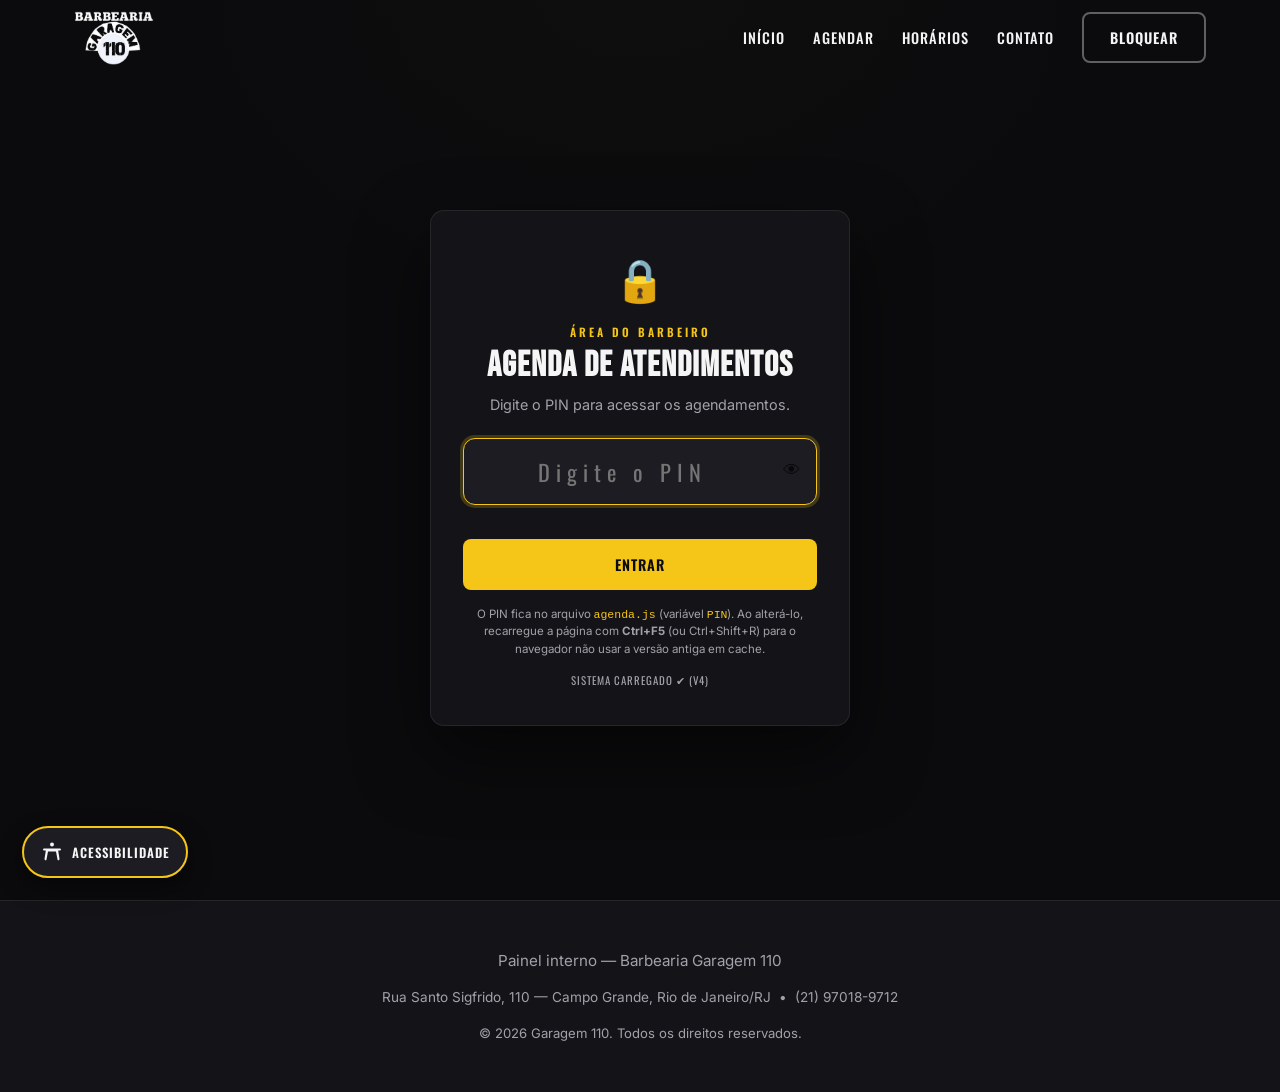
<file: painel.html>
<!DOCTYPE html>
<html lang="pt-BR">
<head>
  <meta charset="UTF-8" />
  <meta name="viewport" content="width=device-width, initial-scale=1.0" />
  <title>Painel do Barbeiro | Barbearia Garagem 110</title>
  <meta name="description" content="Painel interno com a agenda de atendimentos da Barbearia Garagem 110, organizada por dia e por profissional." />
  <meta name="robots" content="noindex, nofollow" />
  <meta name="theme-color" content="#0b0b0d" />
  <link rel="icon" type="image/png" href="img/logo.png" />

  <link rel="preconnect" href="https://fonts.googleapis.com" />
  <link rel="preconnect" href="https://fonts.gstatic.com" crossorigin />
  <link href="https://fonts.googleapis.com/css2?family=Bebas+Neue&family=Oswald:wght@400;600;700&family=Inter:wght@400;500;600;700&display=swap" rel="stylesheet" />

  <link rel="stylesheet" href="styles.css" />
  <style>
/* =========================================================
   GARAGEM 110 — Agenda do barbeiro
   Complementa o styles.css (mesmas cores/variáveis)
   ========================================================= */

/* ---------- Tela de acesso (PIN) ---------- */
.lock {
  position: relative;
  min-height: 100vh;
  display: grid;
  place-items: center;
  padding: calc(var(--header-h) + 40px) 20px 80px;
  overflow: hidden;
}
.lock__bg {
  position: absolute;
  inset: 0;
  z-index: -1;
  background:
    linear-gradient(180deg, rgba(11,11,13,0.9), var(--preto)),
    radial-gradient(50% 50% at 50% 0%, rgba(245,197,24,0.16), transparent 70%);
}
.lock__box {
  width: min(420px, 100%);
  background: var(--preto-2);
  border: 1px solid var(--borda);
  border-radius: var(--raio);
  padding: 36px 32px;
  text-align: center;
  box-shadow: 0 30px 70px rgba(0, 0, 0, 0.5);
}
.lock__icon { font-size: 2.6rem; margin-bottom: 10px; }
.lock__eyebrow {
  font-family: var(--fonte-sub);
  font-weight: 600;
  letter-spacing: 3px;
  text-transform: uppercase;
  font-size: 0.72rem;
  color: var(--amarelo);
}
.lock__title {
  font-family: var(--fonte-titulo);
  font-size: 2.2rem;
  letter-spacing: 1px;
  text-transform: uppercase;
  line-height: 1;
  margin-top: 6px;
}
.lock__sub { color: var(--cinza); font-size: 0.9rem; margin-top: 10px; }
.lock__pinwrap { position: relative; margin-top: 22px; }
.lock__pin {
  width: 100%;
  padding: 16px 52px 16px 16px;
  text-align: center;
  letter-spacing: 6px;
  font-family: var(--fonte-sub);
  font-size: 1.4rem;
  background: var(--preto-3);
  border: 1px solid var(--borda);
  border-radius: 12px;
  color: var(--branco);
}
.lock__pin:focus { outline: none; border-color: var(--amarelo); box-shadow: 0 0 0 3px rgba(245,197,24,0.2); }
.lock__show {
  position: absolute;
  right: 8px; top: 50%;
  transform: translateY(-50%);
  background: none;
  border: 0;
  cursor: pointer;
  font-size: 1.1rem;
  line-height: 1;
  padding: 8px;
  opacity: 0.7;
  filter: grayscale(1);
}
.lock__show:hover, .lock__show[aria-pressed="true"] { opacity: 1; filter: none; }
.lock__msg { color: var(--vermelho); font-size: 0.84rem; min-height: 1.2em; margin-top: 10px; }
.lock__btn { width: 100%; margin-top: 8px; }
.lock__hint { color: var(--cinza); font-size: 0.72rem; margin-top: 16px; line-height: 1.5; }
.lock__hint code { color: var(--amarelo); }
.lock__status {
  font-family: var(--fonte-sub);
  text-transform: uppercase;
  letter-spacing: 1px;
  font-size: 0.68rem;
  color: var(--cinza);
  margin-top: 14px;
}

/* ---------- Painel ---------- */
.dash { padding: calc(var(--header-h) + 40px) 0 90px; }

.dash__top {
  display: flex;
  flex-wrap: wrap;
  align-items: flex-end;
  justify-content: space-between;
  gap: 16px;
  margin-bottom: 22px;
}
.dash__eyebrow {
  font-family: var(--fonte-sub);
  font-weight: 600;
  letter-spacing: 3px;
  text-transform: uppercase;
  font-size: 0.72rem;
  color: var(--amarelo);
}
.dash__title {
  font-family: var(--fonte-titulo);
  font-size: clamp(2.2rem, 6vw, 3.4rem);
  letter-spacing: 1px;
  text-transform: uppercase;
  line-height: 0.95;
}
.dash__actions { display: flex; flex-wrap: wrap; gap: 10px; }
.dash__actions .btn { padding: 10px 18px; font-size: 0.8rem; }

/* Barra de data */
.datebar {
  display: flex;
  flex-wrap: wrap;
  align-items: center;
  justify-content: space-between;
  gap: 14px;
  background: var(--preto-2);
  border: 1px solid var(--borda);
  border-radius: var(--raio);
  padding: 12px 14px;
  margin-bottom: 20px;
}
.datebar__nav { display: flex; align-items: center; gap: 8px; }
.datebar__arrow {
  width: 42px; height: 42px;
  border-radius: 10px;
  border: 1px solid var(--borda);
  background: var(--preto-3);
  color: var(--branco);
  font-size: 1.5rem;
  line-height: 1;
  cursor: pointer;
  transition: border-color 0.18s ease, color 0.18s ease;
}
.datebar__arrow:hover { border-color: var(--amarelo); color: var(--amarelo); }
.datebar__today { padding: 10px 18px; font-size: 0.82rem; }
.datebar__date {
  background: var(--preto-3);
  border: 1px solid var(--borda);
  border-radius: 10px;
  padding: 10px 12px;
  color: var(--branco);
  font: inherit;
  font-size: 0.9rem;
  color-scheme: dark;
}
.viewtabs { display: inline-flex; background: var(--preto-3); border: 1px solid var(--borda); border-radius: 40px; padding: 4px; }
.viewtab {
  border: 0;
  background: transparent;
  color: var(--cinza);
  font-family: var(--fonte-sub);
  font-weight: 600;
  text-transform: uppercase;
  letter-spacing: 1px;
  font-size: 0.76rem;
  padding: 9px 20px;
  border-radius: 40px;
  cursor: pointer;
  transition: background 0.18s ease, color 0.18s ease;
}
.viewtab.is-active { background: var(--amarelo); color: var(--preto); }

/* KPIs */
.kpis {
  display: grid;
  grid-template-columns: repeat(4, 1fr);
  gap: 14px;
  margin-bottom: 20px;
}
.kpi {
  background: var(--preto-2);
  border: 1px solid var(--borda);
  border-radius: var(--raio);
  padding: 16px 18px;
}
.kpi__label {
  display: block;
  font-family: var(--fonte-sub);
  text-transform: uppercase;
  letter-spacing: 1px;
  font-size: 0.7rem;
  color: var(--cinza);
  margin-bottom: 6px;
}
.kpi__value {
  font-family: var(--fonte-titulo);
  font-size: 2rem;
  line-height: 1;
  color: var(--amarelo);
}
.kpi--green .kpi__value { color: #4ade80; }
.kpi--plain .kpi__value { color: var(--branco); }

/* Filtros */
.filters {
  display: flex;
  flex-wrap: wrap;
  align-items: flex-end;
  gap: 14px;
  background: var(--preto-2);
  border: 1px solid var(--borda);
  border-radius: var(--raio);
  padding: 14px 16px;
  margin-bottom: 20px;
}
.filters__field { display: flex; flex-direction: column; gap: 6px; }
.filters__field > span {
  font-family: var(--fonte-sub);
  text-transform: uppercase;
  letter-spacing: 1px;
  font-size: 0.7rem;
  color: var(--cinza);
}
.filters__field select,
.filters__field input {
  background: var(--preto-3);
  border: 1px solid var(--borda);
  border-radius: 10px;
  padding: 10px 12px;
  color: var(--branco);
  font: inherit;
  font-size: 0.9rem;
  min-width: 180px;
  color-scheme: dark;
}
.filters__field input:focus,
.filters__field select:focus { outline: none; border-color: var(--amarelo); }
.filters__search { flex: 1 1 220px; }
.filters__search input { width: 100%; min-width: 0; }
.filters__status { display: flex; flex-wrap: wrap; gap: 8px; }
.statchip {
  border: 1px solid var(--borda);
  background: var(--preto-3);
  color: var(--cinza);
  font-family: var(--fonte-sub);
  font-weight: 600;
  text-transform: uppercase;
  letter-spacing: 0.5px;
  font-size: 0.7rem;
  padding: 9px 14px;
  border-radius: 40px;
  cursor: pointer;
  transition: border-color 0.18s ease, color 0.18s ease, background 0.18s ease;
}
.statchip:hover { border-color: var(--amarelo); color: var(--branco); }
.statchip.is-active { background: var(--amarelo); border-color: var(--amarelo); color: var(--preto); }

/* Lista / timeline */
.agenda { display: flex; flex-direction: column; gap: 26px; }

.ag-day__head {
  display: flex;
  align-items: center;
  gap: 12px;
  margin-bottom: 12px;
}
.ag-day__title {
  font-family: var(--fonte-titulo);
  font-size: 1.6rem;
  letter-spacing: 1px;
  text-transform: uppercase;
}
.ag-day__count {
  font-family: var(--fonte-sub);
  font-size: 0.74rem;
  text-transform: uppercase;
  letter-spacing: 1px;
  color: var(--preto);
  background: var(--amarelo);
  padding: 3px 10px;
  border-radius: 40px;
}
.ag-day__revenue { margin-left: auto; color: var(--cinza); font-size: 0.85rem; }
.ag-day__revenue b { color: var(--amarelo); font-family: var(--fonte-titulo); font-size: 1.1rem; }

.ag-list { display: flex; flex-direction: column; gap: 12px; }

.appt {
  display: grid;
  grid-template-columns: 92px 1fr auto;
  gap: 16px;
  align-items: stretch;
  background: var(--preto-2);
  border: 1px solid var(--borda);
  border-left: 4px solid var(--amarelo);
  border-radius: 12px;
  padding: 16px;
  transition: border-color 0.18s ease, box-shadow 0.18s ease;
}
.appt:hover { box-shadow: 0 14px 34px rgba(0,0,0,0.35); }

.appt__time {
  display: flex;
  flex-direction: column;
  justify-content: center;
  align-items: center;
  border-right: 1px solid var(--borda);
  padding-right: 12px;
}
.appt__hour {
  font-family: var(--fonte-titulo);
  font-size: 1.8rem;
  line-height: 1;
  color: var(--amarelo);
}
.appt__dur {
  font-size: 0.7rem;
  color: var(--cinza);
  text-transform: uppercase;
  letter-spacing: 0.5px;
  margin-top: 4px;
}

.appt__body { min-width: 0; }
.appt__name {
  font-family: var(--fonte-sub);
  font-weight: 700;
  text-transform: uppercase;
  letter-spacing: 0.5px;
  font-size: 1.05rem;
}
.appt__svcs { font-size: 0.9rem; margin-top: 4px; }
.appt__meta { color: var(--cinza); font-size: 0.82rem; margin-top: 6px; line-height: 1.6; }
.appt__meta b { color: var(--branco); font-weight: 600; }
.appt__obs {
  margin-top: 8px;
  font-size: 0.82rem;
  color: #d4d4d8;
  background: rgba(255,255,255,0.04);
  border-left: 2px solid var(--amarelo);
  padding: 6px 10px;
  border-radius: 6px;
}
.appt__pro {
  display: inline-flex;
  align-items: center;
  gap: 6px;
  font-family: var(--fonte-sub);
  text-transform: uppercase;
  letter-spacing: 0.5px;
  font-size: 0.7rem;
  color: var(--amarelo);
}
.appt__pro::before { content: "•"; }

.appt__side {
  display: flex;
  flex-direction: column;
  align-items: flex-end;
  gap: 10px;
  min-width: 170px;
}
.appt__price { font-family: var(--fonte-titulo); font-size: 1.5rem; color: var(--branco); line-height: 1; }
.appt__badge {
  font-family: var(--fonte-sub);
  text-transform: uppercase;
  letter-spacing: 1px;
  font-size: 0.66rem;
  padding: 4px 12px;
  border-radius: 40px;
  white-space: nowrap;
}
.appt__actions { display: flex; flex-wrap: wrap; gap: 8px; justify-content: flex-end; }
.appt__actions .btn { padding: 8px 12px; font-size: 0.72rem; }
.appt__wa { color: #4ade80; border-color: rgba(74, 222, 128, 0.5); background: transparent; }
.appt__wa:hover { background: rgba(74, 222, 128, 0.12); color: #4ade80; border-color: #4ade80; transform: none; }
.appt__btn--done { color: #4ade80; border-color: rgba(74,222,128,0.5); background: transparent; }
.appt__btn--done:hover { background: rgba(74,222,128,0.12); color: #4ade80; border-color: #4ade80; transform: none; }
.appt__btn--no { color: #fbbf24; border-color: rgba(251,191,36,0.5); background: transparent; }
.appt__btn--no:hover { background: rgba(251,191,36,0.12); color: #fbbf24; border-color: #fbbf24; transform: none; }
.appt__btn--cancel { color: var(--vermelho); border-color: rgba(230,57,70,0.5); background: transparent; }
.appt__btn--cancel:hover { background: rgba(230,57,70,0.12); color: var(--vermelho); border-color: var(--vermelho); transform: none; }
.appt__btn--reset { color: var(--cinza); border-color: var(--borda); background: transparent; }
.appt__btn--reset:hover { color: var(--branco); border-color: var(--branco); transform: none; }

/* Cores por status */
.appt--confirmado { border-left-color: var(--amarelo); }
.appt--confirmado .appt__badge { background: rgba(245,197,24,0.16); color: var(--amarelo); }
.appt--concluido { border-left-color: #4ade80; }
.appt--concluido .appt__badge { background: rgba(74,222,128,0.16); color: #4ade80; }
.appt--faltou { border-left-color: #fbbf24; }
.appt--faltou .appt__badge { background: rgba(251,191,36,0.16); color: #fbbf24; }
.appt--cancelado { border-left-color: var(--cinza); opacity: 0.6; }
.appt--cancelado .appt__badge { background: rgba(255,255,255,0.09); color: var(--cinza); }
.appt--cancelado .appt__hour { color: var(--cinza); text-decoration: line-through; }

/* Estado vazio */
.ag-empty {
  background: var(--preto-3);
  border: 1px dashed var(--borda);
  border-radius: var(--raio);
  padding: 54px 24px;
  text-align: center;
  color: var(--cinza);
}
.ag-empty span { display: block; font-size: 2.4rem; margin-bottom: 10px; }

/* ---------- Responsivo ---------- */
@media (max-width: 992px) {
  .kpis { grid-template-columns: repeat(2, 1fr); }
}
@media (max-width: 768px) {
  .appt { grid-template-columns: 1fr; gap: 12px; }
  .appt__time {
    flex-direction: row;
    justify-content: flex-start;
    align-items: baseline;
    gap: 10px;
    border-right: 0;
    border-bottom: 1px solid var(--borda);
    padding: 0 0 10px;
  }
  .appt__side { align-items: flex-start; min-width: 0; }
  .appt__actions { justify-content: flex-start; }
  .filters__field select,
  .filters__field input { min-width: 0; width: 100%; }
  .filters__field { flex: 1 1 160px; }
}
@media (max-width: 480px) {
  .kpis { grid-template-columns: 1fr 1fr; gap: 10px; }
  .kpi { padding: 13px 14px; }
  .kpi__value { font-size: 1.6rem; }
  .datebar__date { width: 100%; }
}

/* ---------- Impressão ---------- */
@media print {
  .header, .footer, .a11y-toggle, .a11y-panel, .dash__actions,
  .viewtabs, .filters, .datebar__nav, .appt__actions, .skip-link { display: none !important; }
  body { background: #fff; color: #000; }
  .dash { padding: 0; }
  .kpi, .appt, .ag-empty { border-color: #bbb; background: #fff; color: #000; box-shadow: none; }
  .kpi__value, .appt__hour, .appt__price, .ag-day__revenue b { color: #000 !important; }
  .appt__badge { border: 1px solid #000; color: #000 !important; background: #fff !important; }
  .appt__name, .appt__meta b { color: #000; }
  .appt { break-inside: avoid; }
}

</style>
</head>
<body>

  <a href="#conteudo" class="skip-link">Ir para o conteúdo principal</a>

  <!-- ============ HEADER ============ -->
  <header class="header is-scrolled" id="header">
    <div class="container header__inner">
      <a href="index.html" class="logo" aria-label="Barbearia Garagem 110 — página inicial">
        <img src="img/logo.png" alt="Barbearia Garagem 110" class="logo__img" />
      </a>

      <nav class="nav" id="nav" aria-label="Navegação principal">
        <a href="index.html" class="nav__link">Início</a>
        <a href="agendamento.html" class="nav__link">Agendar</a>
        <a href="index.html#horarios" class="nav__link">Horários</a>
        <a href="index.html#contato" class="nav__link">Contato</a>
        <button class="btn btn--ghost nav__cta" id="lockBtn" type="button" hidden>Bloquear</button>
      </nav>

      <button class="menu-toggle" id="menuToggle" aria-label="Abrir menu de navegação" aria-expanded="false" aria-controls="nav">
        <span></span><span></span><span></span>
      </button>
    </div>
  </header>

  <main id="conteudo">

  <!-- ============ TELA DE ACESSO (PIN) ============ -->
  <section class="lock" id="lock">
    <div class="lock__bg" aria-hidden="true"></div>
    <form class="lock__box" id="lockForm" autocomplete="off">
      <div class="lock__icon" aria-hidden="true">🔒</div>
      <p class="lock__eyebrow">Área do barbeiro</p>
      <h1 class="lock__title">Agenda de atendimentos</h1>
      <p class="lock__sub">Digite o PIN para acessar os agendamentos.</p>

      <label class="sr-only" for="pin">PIN de acesso</label>
      <div class="lock__pinwrap">
        <input id="pin" class="lock__pin" type="password" autocomplete="off"
               placeholder="Digite o PIN" maxlength="24" aria-describedby="lockMsg" />
        <button class="lock__show" id="pinToggle" type="button" aria-label="Mostrar PIN" aria-pressed="false">👁</button>
      </div>
      <p class="lock__msg" id="lockMsg" role="alert" aria-live="assertive"></p>

      <button class="btn btn--primary lock__btn" type="submit">Entrar</button>
      <p class="lock__hint">O PIN fica no arquivo <code>agenda.js</code> (variável <code>PIN</code>). Ao alterá-lo, recarregue a página com <strong>Ctrl+F5</strong> (ou Ctrl+Shift+R) para o navegador não usar a versão antiga em cache.</p>
      <p class="lock__status" id="lockStatus">Carregando o sistema…</p>
    </form>
  </section>

  <!-- ============ PAINEL ============ -->
  <section class="dash" id="dash" hidden>
    <div class="container">

      <div class="dash__top">
        <div>
          <p class="dash__eyebrow">Área do barbeiro</p>
          <h2 class="dash__title">Agenda</h2>
        </div>
        <div class="dash__actions">
          <button class="btn btn--ghost" id="csvBtn" type="button">Exportar CSV</button>
          <button class="btn btn--ghost" id="printBtn" type="button">Imprimir</button>
        </div>
      </div>

      <div class="datebar">
        <div class="datebar__nav">
          <button class="datebar__arrow" id="prevDay" type="button" aria-label="Dia anterior">‹</button>
          <button class="btn btn--primary datebar__today" id="todayBtn" type="button">Hoje</button>
          <button class="datebar__arrow" id="nextDay" type="button" aria-label="Próximo dia">›</button>
          <input class="datebar__date" id="datePick" type="date" aria-label="Escolher a data" />
        </div>
        <div class="viewtabs" role="tablist" aria-label="Modo de visualização">
          <button class="viewtab is-active" data-view="dia" role="tab" aria-selected="true" type="button">Dia</button>
          <button class="viewtab" data-view="proximos" role="tab" aria-selected="false" type="button">Próximos</button>
        </div>
      </div>

      <div class="kpis" id="kpis"></div>

      <div class="filters">
        <label class="filters__field">
          <span>Profissional</span>
          <select id="fPro">
            <option value="todos">Todos</option>
          </select>
        </label>
        <div class="filters__status" id="fStatus" aria-label="Filtrar por status"></div>
        <label class="filters__field filters__search">
          <span>Buscar</span>
          <input id="fSearch" type="search" placeholder="Nome, telefone ou serviço…" autocomplete="off" />
        </label>
      </div>

      <div class="agenda" id="agendaBody" aria-live="polite"></div>

    </div>
  </section>

  </main>

  <!-- ============ FOOTER ============ -->
  <footer class="footer">
    <div class="container footer__inner">
      <p class="footer__slogan">Painel interno — Barbearia Garagem 110</p>
      <p class="footer__info">Rua Santo Sigfrido, 110 — Campo Grande, Rio de Janeiro/RJ &nbsp;•&nbsp; (21) 97018-9712</p>
      <p class="footer__copy">© <span id="ano"></span> Garagem 110. Todos os direitos reservados.</p>
    </div>
  </footer>

  <!-- ============ ACESSIBILIDADE ============ -->
  <button class="a11y-toggle" id="a11yToggle" type="button" aria-label="Abrir opções de acessibilidade" aria-expanded="false" aria-controls="a11yPanel">
    <svg viewBox="0 0 24 24" fill="currentColor" aria-hidden="true" focusable="false">
      <circle cx="12" cy="4.5" r="2"/>
      <path d="M20 8.5H4a1 1 0 0 0 0 2h1.8l-1.3 8.6a1 1 0 0 0 2 .3L8 11.5h8l1.5 7.9a1 1 0 0 0 2-.3L18.2 10.5H20a1 1 0 0 0 0-2z"/>
    </svg>
    <span class="a11y-toggle__label">Acessibilidade</span>
  </button>

  <div class="a11y-panel" id="a11yPanel" role="region" aria-label="Opções de acessibilidade" hidden>
    <div class="a11y-panel__head">
      <h2 class="a11y-panel__title">Acessibilidade</h2>
      <button class="a11y-close" id="a11yClose" type="button" aria-label="Fechar opções de acessibilidade">&times;</button>
    </div>
    <div class="a11y-options">
      <button class="a11y-opt" type="button" data-a11y="font-up" aria-label="Aumentar tamanho da fonte">A+</button>
      <button class="a11y-opt" type="button" data-a11y="font-down" aria-label="Diminuir tamanho da fonte">A−</button>
      <button class="a11y-opt" type="button" data-a11y="contrast" aria-pressed="false">Alto contraste</button>
      <button class="a11y-opt" type="button" data-a11y="links" aria-pressed="false">Destacar links</button>
      <button class="a11y-opt a11y-opt--reset" type="button" data-a11y="reset">Restaurar padrão</button>
    </div>
  </div>

  <script src="script.js"></script>

  <!-- Diagnóstico: mostra na tela qualquer erro de JavaScript -->
  <script>
    window.addEventListener("error", function (ev) {
      var m = document.getElementById("lockMsg");
      if (m && !m.textContent) m.textContent = "Erro ao carregar: " + (ev.message || "falha") + " — recarregue com Ctrl+F5.";
    });
  </script>

  <script>
/* =========================================================
   GARAGEM 110 — Agenda do barbeiro
   Lê os agendamentos salvos no mesmo dispositivo (localStorage)
   e organiza por dia e por profissional. Acesso protegido por PIN.
   ========================================================= */

(function () {
  "use strict";

  // Evita inicializar duas vezes caso o script seja carregado em dobro
  if (window.__agendaCarregado) return;
  window.__agendaCarregado = true;

  /* =========================================================
     1) CONFIGURAÇÃO  (edite aqui)
     ========================================================= */

  var PIN = "110110";                 // <-- troque pelo PIN da equipe
  var STORAGE_KEY = "garagem110-agendamentos";
  var DIAS_PROXIMOS = 45;             // alcance da aba "Próximos" (dias)

  // Mesma URL do Web App do Google Apps Script usada no agendamento.js.
  // Veja google-agenda/COMO-CONFIGURAR.md. Deixe "" para usar só o aparelho.
  var API_URL = "";

  /* =========================================================
     2) HELPERS
     ========================================================= */

  var DIAS_SEMANA = ["Domingo", "Segunda", "Terça", "Quarta", "Quinta", "Sexta", "Sábado"];
  var DIAS_CURTOS = ["Dom", "Seg", "Ter", "Qua", "Qui", "Sex", "Sáb"];
  var MESES = ["Jan", "Fev", "Mar", "Abr", "Mai", "Jun", "Jul", "Ago", "Set", "Out", "Nov", "Dez"];

  function $(s, c) { return (c || document).querySelector(s); }
  function $$(s, c) { return Array.prototype.slice.call((c || document).querySelectorAll(s)); }

  function esc(s) {
    return String(s == null ? "" : s).replace(/[&<>"']/g, function (c) {
      return { "&": "&amp;", "<": "&lt;", ">": "&gt;", '"': "&quot;", "'": "&#39;" }[c];
    });
  }
  function pad(n) { return (n < 10 ? "0" : "") + n; }
  function toMin(hhmm) {
    var p = String(hhmm).split(":");
    return parseInt(p[0], 10) * 60 + parseInt(p[1], 10);
  }
  function isoOf(d) { return d.getFullYear() + "-" + pad(d.getMonth() + 1) + "-" + pad(d.getDate()); }
  function parseISO(iso) {
    var p = iso.split("-");
    return new Date(parseInt(p[0], 10), parseInt(p[1], 10) - 1, parseInt(p[2], 10));
  }
  function hojeISO() { return isoOf(new Date()); }
  function fmtPreco(n) { return "R$ " + n; }
  function fmtDur(min) {
    if (min < 60) return min + " min";
    var h = Math.floor(min / 60), m = min % 60;
    return h + "h" + (m ? pad(m) : "");
  }
  function fmtDataLonga(iso) {
    var d = parseISO(iso);
    return DIAS_SEMANA[d.getDay()] + ", " + pad(d.getDate()) + " de " + MESES[d.getMonth()];
  }
  function dtDe(ag) {
    var d = parseISO(ag.data);
    return new Date(d.getFullYear(), d.getMonth(), d.getDate(), Math.floor(toMin(ag.hora) / 60), toMin(ag.hora) % 60);
  }

  var STATUS = {
    confirmado: { label: "Confirmado", cls: "appt--confirmado" },
    concluido:  { label: "Concluído",  cls: "appt--concluido" },
    faltou:     { label: "Faltou",     cls: "appt--faltou" },
    cancelado:  { label: "Cancelado",  cls: "appt--cancelado" }
  };
  function statusDe(ag) { return STATUS[ag.status] ? ag.status : "confirmado"; }

  // Compara PINs ignorando maiúsculas/minúsculas e espaços nas pontas.
  // Aceita tanto texto ("joao110") quanto número (110110) na configuração.
  function normalizarPin(v) {
    return String(v == null ? "" : v).trim().toUpperCase();
  }

  /* =========================================================
     3) DADOS
     ========================================================= */

  var agendamentos = [];

  function carregar() {
    try {
      var raw = localStorage.getItem(STORAGE_KEY);
      var arr = raw ? JSON.parse(raw) : [];
      agendamentos = (Array.isArray(arr) ? arr : []).map(function (a) {
        if (!a.status) a.status = "confirmado";
        if (typeof a.total !== "number") a.total = 0;
        if (typeof a.duracao !== "number") a.duracao = 30;
        return a;
      });
    } catch (e) { agendamentos = []; }
  }
  function salvar() {
    try { localStorage.setItem(STORAGE_KEY, JSON.stringify(agendamentos)); } catch (e) {}
  }

  /* =========================================================
     3b) NUVEM (Google Sheets + Google Calendar via Apps Script)
     ========================================================= */

  function apiAtiva() { return !!API_URL; }

  function normalizarLista(arr) {
    return (Array.isArray(arr) ? arr : []).map(function (a) {
      if (!a.status) a.status = "confirmado";
      if (typeof a.total !== "number") a.total = Number(a.total) || 0;
      if (typeof a.duracao !== "number") a.duracao = Number(a.duracao) || 30;
      return a;
    });
  }

  function apiCarregar() {
    if (!apiAtiva()) return Promise.resolve();
    return fetch(API_URL + "?action=agendamentos", { method: "GET" })
      .then(function (r) { return r.json(); })
      .then(function (res) {
        if (res && res.ok && Array.isArray(res.agendamentos)) {
          agendamentos = normalizarLista(res.agendamentos);
        }
      })
      .catch(function () { /* offline: mantém o que já tinha */ });
  }

  function apiStatus(id, status) {
    if (!apiAtiva()) return Promise.resolve({ ok: false });
    return fetch(API_URL, {
      method: "POST",
      headers: { "Content-Type": "text/plain;charset=utf-8" },
      body: JSON.stringify({ action: "status", id: id, status: status })
    }).then(function (r) { return r.json(); }).catch(function () { return { ok: false }; });
  }

  /* =========================================================
     4) ESTADO
     ========================================================= */

  var estado = {
    view: "dia",                 // "dia" | "proximos"
    data: hojeISO(),
    pro: "todos",
    status: "todos",
    busca: ""
  };

  /* =========================================================
     5) FILTROS
     ========================================================= */

  function passaFiltros(ag) {
    if (estado.pro !== "todos" && ag.barbeiroNome !== estado.pro) return false;
    if (estado.busca) {
      var alvo = (ag.nome + " " + ag.telefone + " " + (ag.servicos || []).join(" ") + " " + (ag.obs || "")).toLowerCase();
      if (alvo.indexOf(estado.busca.toLowerCase()) === -1) return false;
    }
    return true;
  }
  function porStatus(ag) {
    return estado.status === "todos" || statusDe(ag) === estado.status;
  }
  function porHora(a, b) { return toMin(a.hora) - toMin(b.hora); }

  // Itens que entram no cálculo dos KPIs e na listagem (sem o filtro de status)
  function scopeItems() {
    if (estado.view === "dia") {
      return agendamentos.filter(function (a) { return a.data === estado.data && passaFiltros(a); }).sort(porHora);
    }
    // próximos: de hoje em diante
    var hoje = hojeISO();
    var limite = addDias(hoje, DIAS_PROXIMOS);
    return agendamentos
      .filter(function (a) { return a.data >= hoje && a.data <= limite && passaFiltros(a); })
      .sort(function (a, b) { return (a.data + pad(toMin(a.hora))).localeCompare(b.data + pad(toMin(b.hora))); });
  }
  function addDias(iso, n) {
    var d = parseISO(iso);
    return isoOf(new Date(d.getFullYear(), d.getMonth(), d.getDate() + n));
  }

  /* =========================================================
     6) RENDER — PROFISSIONAIS NO FILTRO
     ========================================================= */

  function renderProFiltro() {
    var sel = $("#fPro");
    if (!sel) return;
    var set = {};
    agendamentos.forEach(function (a) { if (a.barbeiroNome) set[a.barbeiroNome] = true; });
    var nomes = Object.keys(set).sort(function (a, b) { return a.localeCompare(b); });
    sel.innerHTML = '<option value="todos">Todos</option>' + nomes.map(function (n) {
      return '<option value="' + esc(n) + '"' + (estado.pro === n ? " selected" : "") + ">" + esc(n) + "</option>";
    }).join("");
    sel.value = estado.pro;
  }

  function renderStatusFiltro() {
    var wrap = $("#fStatus");
    if (!wrap) return;
    var opts = [["todos", "Todos"], ["confirmado", "Confirmados"], ["concluido", "Concluídos"], ["faltou", "Faltas"], ["cancelado", "Cancelados"]];
    wrap.innerHTML = opts.map(function (o) {
      var on = estado.status === o[0];
      return '<button type="button" class="statchip' + (on ? " is-active" : "") + '" data-status="' + o[0] +
        '" aria-pressed="' + (on ? "true" : "false") + '">' + o[1] + "</button>";
    }).join("");
  }

  /* =========================================================
     7) RENDER — KPIs
     ========================================================= */

  function renderKpis(items) {
    var wrap = $("#kpis");
    if (!wrap) return;
    var ativos = items.filter(function (a) { return statusDe(a) !== "cancelado"; });
    var total = items.length;
    var receita = ativos.reduce(function (s, a) { return s + a.total; }, 0);
    var minutos = ativos.reduce(function (s, a) { return s + a.duracao; }, 0);
    var concluidos = items.filter(function (a) { return statusDe(a) === "concluido"; }).length;

    var rotulo1 = estado.view === "dia" ? "Atendimentos do dia" : "Próximos atendimentos";
    wrap.innerHTML =
      kpi(rotulo1, total, "") +
      kpi("Faturamento previsto", fmtPreco(receita), "kpi--green") +
      kpi("Horas na cadeira", fmtDur(minutos), "kpi--plain") +
      kpi("Concluídos", concluidos, "kpi--plain");
  }
  function kpi(label, value, cls) {
    return '<div class="kpi ' + (cls || "") + '"><span class="kpi__label">' + label + '</span><span class="kpi__value">' + value + "</span></div>";
  }

  /* =========================================================
     8) RENDER — LISTA / TIMELINE
     ========================================================= */

  function apptHTML(ag) {
    var st = statusDe(ag);
    var info = STATUS[st];
    var servicos = (ag.servicos || []).join(", ");
    var passado = dtDe(ag).getTime() < Date.now();

    var acoes = [];
    if (st !== "concluido") acoes.push('<button type="button" class="btn appt__btn--done" data-set="concluido" data-id="' + esc(ag.id) + '">Concluir</button>');
    if (st !== "faltou") acoes.push('<button type="button" class="btn appt__btn--no" data-set="faltou" data-id="' + esc(ag.id) + '">Faltou</button>');
    if (st !== "cancelado") acoes.push('<button type="button" class="btn appt__btn--cancel" data-set="cancelado" data-id="' + esc(ag.id) + '">Cancelar</button>');
    if (st !== "confirmado") acoes.push('<button type="button" class="btn appt__btn--reset" data-set="confirmado" data-id="' + esc(ag.id) + '">Reabrir</button>');

    var dig = (ag.telefone || "").replace(/\D/g, "");
    var wa = "https://wa.me/" + (dig.length && dig.length <= 11 ? "55" + dig : dig);

    return '<article class="appt ' + info.cls + (passado ? " appt--past" : "") + '">' +
      '<div class="appt__time">' +
        '<span class="appt__hour">' + esc(ag.hora) + "</span>" +
        '<span class="appt__dur">' + fmtDur(ag.duracao) + "</span>" +
      "</div>" +
      '<div class="appt__body">' +
        '<p class="appt__name">' + esc(ag.nome) + "</p>" +
        '<p class="appt__svcs">💈 ' + esc(servicos) + "</p>" +
        '<p class="appt__meta">' +
          '<span class="appt__pro">' + esc(ag.barbeiroNome || "—") + "</span>" +
          " &nbsp;•&nbsp; 📞 " + esc(ag.telefone || "—") +
        "</p>" +
        (ag.obs ? '<p class="appt__obs">📝 ' + esc(ag.obs) + "</p>" : "") +
      "</div>" +
      '<div class="appt__side">' +
        '<span class="appt__price">' + fmtPreco(ag.total) + "</span>" +
        '<span class="appt__badge">' + info.label + "</span>" +
        '<div class="appt__actions">' +
          (ag.telefone ? '<a class="btn appt__wa" href="' + esc(wa) + '" target="_blank" rel="noopener">WhatsApp</a>' : "") +
          acoes.join("") +
        "</div>" +
      "</div>" +
    "</article>";
  }

  function render() {
    renderProFiltro();
    var scope = scopeItems();
    renderKpis(scope);

    var body = $("#agendaBody");
    if (!body) return;

    var visiveis = scope.filter(porStatus);

    if (!visiveis.length) {
      body.innerHTML = '<div class="ag-empty"><span aria-hidden="true">🗓️</span>' +
        (estado.view === "dia"
          ? "Nenhum atendimento para " + fmtDataLonga(estado.data) + " com os filtros atuais."
          : "Nenhum atendimento futuro com os filtros atuais.") +
        "</div>";
      return;
    }

    if (estado.view === "dia") {
      var receita = scope.filter(function (a) { return statusDe(a) !== "cancelado"; })
        .reduce(function (s, a) { return s + a.total; }, 0);
      body.innerHTML =
        '<div class="ag-day">' +
          '<div class="ag-day__head">' +
            '<h3 class="ag-day__title">' + esc(fmtDataLonga(estado.data)) + "</h3>" +
            '<span class="ag-day__count">' + visiveis.length + (visiveis.length === 1 ? " atendimento" : " atendimentos") + "</span>" +
            '<span class="ag-day__revenue">Previsto: <b>' + fmtPreco(receita) + "</b></span>" +
          "</div>" +
          '<div class="ag-list">' + visiveis.map(apptHTML).join("") + "</div>" +
        "</div>";
      return;
    }

    // Próximos: agrupa por dia
    var grupos = {};
    var ordem = [];
    visiveis.forEach(function (a) {
      if (!grupos[a.data]) { grupos[a.data] = []; ordem.push(a.data); }
      grupos[a.data].push(a);
    });
    ordem.sort();

    body.innerHTML = ordem.map(function (iso) {
      var lista = grupos[iso].sort(porHora);
      var receitaDia = lista.filter(function (a) { return statusDe(a) !== "cancelado"; })
        .reduce(function (s, a) { return s + a.total; }, 0);
      return '<div class="ag-day">' +
        '<div class="ag-day__head">' +
          '<h3 class="ag-day__title">' + esc(fmtDataLonga(iso)) + "</h3>" +
          '<span class="ag-day__count">' + lista.length + "</span>" +
          '<span class="ag-day__revenue">Previsto: <b>' + fmtPreco(receitaDia) + "</b></span>" +
        "</div>" +
        '<div class="ag-list">' + lista.map(apptHTML).join("") + "</div>" +
      "</div>";
    }).join("");
  }

  /* =========================================================
     9) AÇÕES
     ========================================================= */

  function definirStatus(id, status) {
    var mudou = false;
    agendamentos.forEach(function (a) {
      if (a.id === id) { a.status = status; mudou = true; }
    });
    if (!mudou) return;
    salvar();
    render();
    if (apiAtiva()) apiStatus(id, status);
  }

  function exportarCSV() {
    var items = scopeItems().filter(porStatus).sort(function (a, b) {
      return (a.data + a.hora).localeCompare(b.data + b.hora);
    });
    var linhas = [["Data", "Hora", "Cliente", "Telefone", "Servicos", "Profissional", "Duracao", "Total", "Status", "Observacao"]];
    items.forEach(function (a) {
      linhas.push([
        a.data, a.hora, a.nome, a.telefone, (a.servicos || []).join(" | "),
        a.barbeiroNome || "", fmtDur(a.duracao), a.total, STATUS[statusDe(a)].label, a.obs || ""
      ]);
    });
    var csv = "\uFEFF" + linhas.map(function (l) {
      return l.map(function (c) { return '"' + String(c).replace(/"/g, '""') + '"'; }).join(";");
    }).join("\r\n");

    var blob = new Blob([csv], { type: "text/csv;charset=utf-8" });
    var url = URL.createObjectURL(blob);
    var a = document.createElement("a");
    a.href = url;
    a.download = "garagem110-agenda-" + (estado.view === "dia" ? estado.data : hojeISO()) + ".csv";
    document.body.appendChild(a);
    a.click();
    document.body.removeChild(a);
    URL.revokeObjectURL(url);
  }

  /* =========================================================
     10) LOGIN
     ========================================================= */

  var CHAVE_SESSAO = "garagem110-agenda-unlocked";

  function estaLiberado() {
    try { return sessionStorage.getItem(CHAVE_SESSAO) === "1"; } catch (e) { return false; }
  }
  function liberar() {
    try { sessionStorage.setItem(CHAVE_SESSAO, "1"); } catch (e) {}
    mostrarPainel();
  }
  function bloquear() {
    try { sessionStorage.removeItem(CHAVE_SESSAO); } catch (e) {}
    $("#dash").hidden = true;
    $("#lock").hidden = false;
    $("#lockBtn").hidden = true;
    var pin = $("#pin");
    if (pin) { pin.value = ""; pin.focus(); }
  }
  function mostrarPainel() {
    $("#lock").hidden = true;
    $("#dash").hidden = false;
    $("#lockBtn").hidden = false;
    carregar();
    render();
    // Se a nuvem estiver configurada, busca os agendamentos reais
    if (apiAtiva()) apiCarregar().then(render);
  }

  /* =========================================================
     11) EVENTOS
     ========================================================= */

  function bind() {
    // Login
    var form = $("#lockForm");
    if (form) {
      form.addEventListener("submit", function (e) {
        e.preventDefault();
        var pin = normalizarPin($("#pin").value);
        if (pin !== "" && pin === normalizarPin(PIN)) { liberar(); }
        else { $("#lockMsg").textContent = "PIN incorreto. Tente novamente."; $("#pin").select(); }
      });
    }
    var lockBtn = $("#lockBtn");
    if (lockBtn) lockBtn.addEventListener("click", bloquear);

    // Mostrar/ocultar PIN
    var pinToggle = $("#pinToggle");
    if (pinToggle) {
      pinToggle.addEventListener("click", function () {
        var campo = $("#pin");
        var mostrar = campo.type === "password";
        campo.type = mostrar ? "text" : "password";
        pinToggle.setAttribute("aria-pressed", mostrar ? "true" : "false");
        pinToggle.setAttribute("aria-label", mostrar ? "Ocultar PIN" : "Mostrar PIN");
        campo.focus();
      });
    }

    // Navegação de data
    var prev = $("#prevDay"), next = $("#nextDay"), today = $("#todayBtn"), pick = $("#datePick");
    if (prev) prev.addEventListener("click", function () { estado.data = addDias(estado.data, -1); estado.view = "dia"; setView(); render(); });
    if (next) next.addEventListener("click", function () { estado.data = addDias(estado.data, 1); estado.view = "dia"; setView(); render(); });
    if (today) today.addEventListener("click", function () { estado.data = hojeISO(); estado.view = "dia"; setView(); render(); });
    if (pick) pick.addEventListener("change", function () { if (pick.value) { estado.data = pick.value; estado.view = "dia"; setView(); render(); } });

    // Abas de visualização
    $$(".viewtab").forEach(function (tab) {
      tab.addEventListener("click", function () {
        estado.view = tab.getAttribute("data-view");
        setView();
        render();
      });
    });

    // Filtros
    var pro = $("#fPro");
    if (pro) pro.addEventListener("change", function () { estado.pro = pro.value; render(); });
    var busca = $("#fSearch");
    if (busca) busca.addEventListener("input", function () { estado.busca = busca.value; render(); });

    var statusWrap = $("#fStatus");
    if (statusWrap) {
      statusWrap.addEventListener("click", function (e) {
        var b = e.target.closest("[data-status]");
        if (!b) return;
        estado.status = b.getAttribute("data-status");
        renderStatusFiltro();
        render();
      });
    }

    // Ações nos agendamentos
    var body = $("#agendaBody");
    if (body) {
      body.addEventListener("click", function (e) {
        var b = e.target.closest("[data-set]");
        if (!b) return;
        definirStatus(b.getAttribute("data-id"), b.getAttribute("data-set"));
      });
    }

    // Exportar / imprimir
    var csvBtn = $("#csvBtn");
    if (csvBtn) csvBtn.addEventListener("click", exportarCSV);
    var printBtn = $("#printBtn");
    if (printBtn) printBtn.addEventListener("click", function () { window.print(); });

    // Sincroniza se o agendamento mudar em outra aba
    window.addEventListener("storage", function (e) {
      if (e.key === STORAGE_KEY && !$("#dash").hidden) { carregar(); render(); }
    });
    document.addEventListener("visibilitychange", function () {
      if (!document.hidden && !$("#dash").hidden) { carregar(); render(); }
    });
  }

  function setView() {
    $$(".viewtab").forEach(function (t) {
      var on = t.getAttribute("data-view") === estado.view;
      t.classList.toggle("is-active", on);
      t.setAttribute("aria-selected", on ? "true" : "false");
    });
    var pick = $("#datePick");
    if (pick) pick.value = estado.data;
    var nav = $(".datebar__nav");
    if (nav) nav.style.opacity = estado.view === "dia" ? "1" : "0.5";
  }

  /* =========================================================
     12) INIT
     ========================================================= */

  function init() {
    carregar();
    var pick = $("#datePick");
    if (pick) pick.value = estado.data;
    renderStatusFiltro();
    setView();
    bind();

    if (estaLiberado()) mostrarPainel();
    else {
      $("#lock").hidden = false;
      $("#dash").hidden = true;
      $("#lockBtn").hidden = true;
      var pin = $("#pin");
      if (pin) pin.focus();
    }

    // Sinaliza para o HTML que o sistema carregou e está pronto
    window.__agendaPronta = true;
    var st = $("#lockStatus");
    if (st) st.textContent = "Sistema carregado ✔ (v4)";
  }

  if (document.readyState === "loading") document.addEventListener("DOMContentLoaded", init);
  else init();
})();

</script>
</body>
</html>
</file>
<file: styles.css>
/* =========================================================
   GARAGEM 110 — Barbearia
   Estilo: Urbano / Street
   ========================================================= */

:root {
  --preto: #0b0b0d;
  --preto-2: #141418;
  --preto-3: #1c1c22;
  --amarelo: #f5c518;
  --amarelo-escuro: #d9a900;
  --vermelho: #e63946;
  --branco: #f5f5f5;
  --cinza: #a1a1aa;
  --borda: rgba(255, 255, 255, 0.08);

  --raio: 14px;
  --container: 1180px;
  --header-h: 76px;

  --fonte-titulo: "Bebas Neue", "Oswald", sans-serif;
  --fonte-sub: "Oswald", sans-serif;
  --fonte-texto: "Inter", system-ui, sans-serif;
}

/* ---------- Reset ---------- */
*, *::before, *::after { box-sizing: border-box; margin: 0; padding: 0; }

html { scroll-behavior: smooth; scroll-padding-top: var(--header-h); }

body {
  font-family: var(--fonte-texto);
  background: var(--preto);
  color: var(--branco);
  line-height: 1.6;
  overflow-x: hidden;
  -webkit-font-smoothing: antialiased;
}

img { max-width: 100%; display: block; }
a { color: inherit; text-decoration: none; }
ul { list-style: none; }

::selection { background: var(--amarelo); color: var(--preto); }

/* ---------- Acessibilidade ---------- */
.sr-only {
  position: absolute !important;
  width: 1px; height: 1px;
  padding: 0; margin: -1px;
  overflow: hidden;
  clip: rect(0, 0, 0, 0);
  white-space: nowrap;
  border: 0;
}

/* Link "pular para o conteúdo" (aparece no Tab) */
.skip-link {
  position: absolute;
  left: 12px;
  top: -70px;
  z-index: 3000;
  background: var(--amarelo);
  color: var(--preto);
  font-weight: 700;
  padding: 12px 18px;
  border-radius: 8px;
  transition: top 0.2s ease;
}
.skip-link:focus { top: 12px; }

/* Contorno de foco bem visível para navegação por teclado */
a:focus-visible,
button:focus-visible,
.btn:focus-visible,
.nav__link:focus-visible,
.menu-toggle:focus-visible {
  outline: 3px solid var(--amarelo);
  outline-offset: 3px;
  border-radius: 6px;
}

/* ---------- Utilitários ---------- */
.container {
  width: 100%;
  max-width: var(--container);
  margin: 0 auto;
  padding: 0 24px;
}

.accent { color: var(--amarelo); }

.section { padding: 100px 0; position: relative; }

.section__eyebrow {
  display: inline-block;
  font-family: var(--fonte-sub);
  font-weight: 600;
  letter-spacing: 4px;
  text-transform: uppercase;
  font-size: 0.8rem;
  color: var(--amarelo);
  margin-bottom: 14px;
  position: relative;
  padding-left: 34px;
}
.section__eyebrow::before {
  content: "";
  position: absolute;
  left: 0; top: 50%;
  width: 24px; height: 2px;
  background: var(--amarelo);
  transform: translateY(-50%);
}

.section__title {
  font-family: var(--fonte-titulo);
  font-weight: 400;
  font-size: clamp(2.4rem, 6vw, 4.2rem);
  line-height: 0.95;
  letter-spacing: 1px;
  text-transform: uppercase;
}

.section__head { max-width: 640px; margin-bottom: 54px; }
.section__lead { color: var(--cinza); margin-top: 16px; }

/* ---------- Botões ---------- */
.btn {
  display: inline-flex;
  align-items: center;
  justify-content: center;
  gap: 8px;
  font-family: var(--fonte-sub);
  font-weight: 600;
  letter-spacing: 1px;
  text-transform: uppercase;
  font-size: 0.9rem;
  padding: 13px 26px;
  border-radius: 8px;
  border: 2px solid transparent;
  cursor: pointer;
  transition: transform 0.18s ease, background 0.18s ease, color 0.18s ease, box-shadow 0.18s ease;
  white-space: nowrap;
}
.btn--lg { padding: 16px 34px; font-size: 1rem; }
.btn--sm { padding: 10px 18px; font-size: 0.78rem; }

.btn--primary {
  background: var(--amarelo);
  color: var(--preto);
}
.btn--primary:hover {
  background: var(--amarelo-escuro);
  transform: translateY(-3px);
  box-shadow: 0 12px 24px rgba(245, 197, 24, 0.25);
}

.btn--ghost {
  background: transparent;
  border-color: rgba(255, 255, 255, 0.35);
  color: var(--branco);
}
.btn--ghost:hover {
  border-color: var(--amarelo);
  color: var(--amarelo);
  transform: translateY(-3px);
}

/* Botão no estilo WhatsApp (verde oficial) */
.btn--whatsapp {
  background: #25d366;
  color: #06331a;
  border-color: #25d366;
}
.btn--whatsapp:hover {
  background: #1fbe5a;
  border-color: #1fbe5a;
  color: #06331a;
  transform: translateY(-3px);
  box-shadow: 0 12px 24px rgba(37, 211, 102, 0.35);
}
.btn--whatsapp svg { width: 1.25em; height: 1.25em; fill: currentColor; }

/* =========================================================
   HEADER
   ========================================================= */
.header {
  position: fixed;
  inset: 0 0 auto 0;
  height: var(--header-h);
  z-index: 1000;
  display: flex;
  align-items: center;
  transition: background 0.3s ease, backdrop-filter 0.3s ease, border-color 0.3s ease;
  border-bottom: 1px solid transparent;
}
.header.is-scrolled {
  background: rgba(11, 11, 13, 0.9);
  backdrop-filter: blur(12px);
  border-bottom-color: var(--borda);
}

.header__inner { display: flex; align-items: center; justify-content: space-between; width: 100%; }

.logo { display: flex; align-items: center; gap: 10px; }
.logo__img { height: 54px; width: auto; display: block; }
.logo__img--footer { height: 84px; }
.logo__mark {
  font-family: var(--fonte-titulo);
  font-size: 1.5rem;
  line-height: 1;
  background: var(--amarelo);
  color: var(--preto);
  padding: 6px 10px;
  border-radius: 6px;
  transform: rotate(-4deg);
}
.logo__text {
  font-family: var(--fonte-titulo);
  font-size: 1.6rem;
  letter-spacing: 3px;
}

.nav { display: flex; align-items: center; gap: 28px; }
.nav__link {
  font-family: var(--fonte-sub);
  font-weight: 500;
  letter-spacing: 1px;
  text-transform: uppercase;
  font-size: 0.9rem;
  color: var(--branco);
  position: relative;
  padding: 4px 0;
  transition: color 0.2s ease;
}
.nav__link::after {
  content: "";
  position: absolute;
  left: 0; bottom: -2px;
  width: 0; height: 2px;
  background: var(--amarelo);
  transition: width 0.25s ease;
}
.nav__link:hover { color: var(--amarelo); }
.nav__link:hover::after { width: 100%; }
.nav__cta { display: inline-flex; }

/* Menu mobile (hambúrguer) */
.menu-toggle {
  display: none;
  flex-direction: column;
  gap: 5px;
  background: none;
  border: none;
  cursor: pointer;
  padding: 8px;
}
.menu-toggle span {
  width: 26px; height: 2px;
  background: var(--branco);
  transition: transform 0.3s ease, opacity 0.3s ease;
}
.menu-toggle.is-active span:nth-child(1) { transform: translateY(7px) rotate(45deg); }
.menu-toggle.is-active span:nth-child(2) { opacity: 0; }
.menu-toggle.is-active span:nth-child(3) { transform: translateY(-7px) rotate(-45deg); }

/* =========================================================
   HERO
   ========================================================= */
.hero {
  position: relative;
  min-height: 100vh;
  display: flex;
  align-items: center;
  padding: calc(var(--header-h) + 40px) 0 120px;
  overflow: hidden;
  isolation: isolate;
}
.hero__bg {
  position: absolute;
  inset: 0;
  background-image: url("img/frente.png");
  background-size: cover;
  background-position: center;
  filter: grayscale(100%) contrast(1.1);
  z-index: -2;
}
.hero__overlay {
  position: absolute;
  inset: 0;
  z-index: -1;
  background:
    linear-gradient(180deg, rgba(11,11,13,0.85) 0%, rgba(11,11,13,0.7) 45%, var(--preto) 100%),
    radial-gradient(60% 60% at 80% 20%, rgba(245,197,24,0.18), transparent 70%);
}

.hero__content { max-width: 820px; }

.hero__tag {
  font-family: var(--fonte-sub);
  font-weight: 600;
  letter-spacing: 3px;
  text-transform: uppercase;
  font-size: 0.8rem;
  color: var(--amarelo);
  margin-bottom: 18px;
}

.hero__title {
  font-family: var(--fonte-titulo);
  font-weight: 400;
  font-size: clamp(3.6rem, 13vw, 9.5rem);
  line-height: 0.86;
  letter-spacing: 2px;
  text-transform: uppercase;
  text-shadow: 0 8px 40px rgba(0, 0, 0, 0.6);
}
.hero__title .accent {
  -webkit-text-stroke: 2px var(--amarelo);
  color: transparent;
}

.hero__subtitle {
  margin-top: 24px;
  font-size: clamp(1rem, 2vw, 1.2rem);
  color: #d4d4d8;
  max-width: 560px;
}
.hero__subtitle strong { color: var(--amarelo); }

.hero__actions {
  display: flex;
  flex-wrap: wrap;
  gap: 16px;
  margin-top: 38px;
}

.hero__stats {
  display: flex;
  flex-wrap: wrap;
  gap: 42px;
  margin-top: 56px;
  padding-top: 32px;
  border-top: 1px solid var(--borda);
}
.hero__stats li { display: flex; flex-direction: column; }
.hero__stats strong {
  font-family: var(--fonte-titulo);
  font-size: 2.4rem;
  line-height: 1;
  color: var(--amarelo);
}
.hero__stats span {
  font-size: 0.82rem;
  color: var(--cinza);
  text-transform: uppercase;
  letter-spacing: 1px;
}

/* Faixa rolante (marquee) */
.hero__marquee {
  position: absolute;
  bottom: 0; left: 0; right: 0;
  background: var(--amarelo);
  color: var(--preto);
  padding: 14px 0;
  overflow: hidden;
  transform: rotate(-1.5deg) scale(1.05);
  border-top: 3px solid var(--vermelho);
  border-bottom: 3px solid var(--vermelho);
}
.marquee__track {
  display: flex;
  white-space: nowrap;
  animation: marquee 22s linear infinite;
}
.marquee__track span {
  font-family: var(--fonte-titulo);
  font-size: 1.4rem;
  letter-spacing: 3px;
  padding-right: 10px;
}
@keyframes marquee {
  from { transform: translateX(0); }
  to { transform: translateX(-50%); }
}

/* =========================================================
   SOBRE
   ========================================================= */
.sobre__grid {
  display: grid;
  grid-template-columns: 1fr 1.1fr;
  gap: 64px;
  align-items: center;
}

.sobre__media { position: relative; }
.sobre__media img {
  width: 100%;
  height: 560px;
  object-fit: cover;
  border-radius: var(--raio);
  transition: transform 0.4s ease;
}
.sobre__media:hover img { transform: scale(1.03); }
.sobre__badge {
  position: absolute;
  right: -18px; bottom: -18px;
  background: var(--amarelo);
  color: var(--preto);
  padding: 20px 24px;
  border-radius: var(--raio);
  text-align: center;
  box-shadow: 0 20px 40px rgba(0,0,0,0.5);
  transform: rotate(-3deg);
}
.sobre__badge strong {
  display: block;
  font-family: var(--fonte-titulo);
  font-size: 2.8rem;
  line-height: 1;
}
.sobre__badge span {
  font-size: 0.72rem;
  text-transform: uppercase;
  letter-spacing: 1px;
  font-weight: 600;
}

.sobre__text p { color: var(--cinza); margin-top: 18px; }
.sobre__text .section__title { margin-bottom: 8px; }
.sobre__text strong { color: var(--branco); }
.sobre__text .sobre__quote {
  font-family: var(--fonte-sub);
  font-style: italic;
  font-size: 1.15rem;
  color: var(--amarelo);
  margin-top: 22px;
  padding-left: 16px;
  border-left: 3px solid var(--amarelo);
}

.sobre__list {
  display: grid;
  grid-template-columns: 1fr 1fr;
  gap: 12px 20px;
  margin: 28px 0 32px;
}
.sobre__list li {
  position: relative;
  padding-left: 26px;
  font-size: 0.95rem;
}
.sobre__list li::before {
  content: "▸";
  position: absolute;
  left: 0;
  color: var(--amarelo);
  font-size: 1.1rem;
}

/* =========================================================
   SERVIÇOS
   ========================================================= */
.servicos {
  background:
    linear-gradient(180deg, var(--preto) 0%, var(--preto-2) 100%);
  border-top: 1px solid var(--borda);
}

.cards {
  display: grid;
  grid-template-columns: repeat(3, 1fr);
  gap: 22px;
}

.card {
  position: relative;
  background: var(--preto-3);
  border: 1px solid var(--borda);
  border-radius: var(--raio);
  padding: 32px 28px;
  overflow: hidden;
  transition: transform 0.25s ease, border-color 0.25s ease, box-shadow 0.25s ease;
}
.card::after {
  content: "";
  position: absolute;
  left: 0; top: 0;
  width: 100%; height: 4px;
  background: var(--amarelo);
  transform: scaleX(0);
  transform-origin: left;
  transition: transform 0.3s ease;
}
.card:hover {
  transform: translateY(-8px);
  border-color: rgba(245, 197, 24, 0.5);
  box-shadow: 0 24px 50px rgba(0, 0, 0, 0.5);
}
.card:hover::after { transform: scaleX(1); }

.card__icon {
  font-size: 2.2rem;
  margin-bottom: 16px;
}
.card__title {
  font-family: var(--fonte-sub);
  font-weight: 700;
  text-transform: uppercase;
  letter-spacing: 1px;
  font-size: 1.15rem;
  margin-bottom: 10px;
}
.card__desc { color: var(--cinza); font-size: 0.92rem; margin-bottom: 20px; }
.card__price {
  font-family: var(--fonte-titulo);
  font-size: 2rem;
  color: var(--amarelo);
}
.card__cta {
  display: inline-flex;
  align-items: center;
  gap: 6px;
  margin-top: 16px;
  font-family: var(--fonte-sub);
  font-weight: 600;
  letter-spacing: 1px;
  text-transform: uppercase;
  font-size: 0.78rem;
  color: var(--amarelo);
  opacity: 0.75;
  transition: opacity 0.2s ease, transform 0.2s ease;
}
.card:hover .card__cta { opacity: 1; transform: translateX(4px); }

.card--featured {
  background: linear-gradient(160deg, #1f1a05, var(--preto-3));
  border-color: rgba(245, 197, 24, 0.55);
}
.card__ribbon {
  position: absolute;
  top: 16px; right: -34px;
  background: var(--vermelho);
  color: #fff;
  font-family: var(--fonte-sub);
  font-size: 0.7rem;
  font-weight: 700;
  letter-spacing: 1px;
  text-transform: uppercase;
  padding: 5px 40px;
  transform: rotate(40deg);
}

.servicos__more {
  margin-top: 40px;
  display: flex;
  flex-wrap: wrap;
  align-items: center;
  justify-content: space-between;
  gap: 20px;
  background: var(--preto-3);
  border: 1px solid var(--borda);
  border-radius: var(--raio);
  padding: 26px 30px;
}
.servicos__more p { color: var(--cinza); max-width: 620px; }

/* =========================================================
   PROFISSIONAIS (equipe)
   ========================================================= */
.team {
  list-style: none;
  display: flex;
  flex-wrap: wrap;
  justify-content: center;
  gap: 22px;
}
.team__card {
  flex: 1 1 260px;
  max-width: 340px;
  position: relative;
  display: flex;
  flex-direction: column;
  align-items: center;
  text-align: center;
  padding: 34px 24px 28px;
  background: var(--preto-2);
  border: 1px solid var(--borda);
  border-radius: var(--raio);
  overflow: hidden;
  transition: transform 0.3s ease, border-color 0.3s ease, box-shadow 0.3s ease;
}
.team__card::before {
  content: "";
  position: absolute;
  inset: 0 0 auto 0;
  height: 4px;
  background: var(--amarelo);
  transform: scaleX(0);
  transform-origin: left;
  transition: transform 0.35s ease;
}
.team__card:hover {
  transform: translateY(-6px);
  border-color: rgba(245, 197, 24, 0.5);
  box-shadow: 0 20px 40px rgba(0, 0, 0, 0.45);
}
.team__card:hover::before { transform: scaleX(1); }

.team__avatar {
  width: 92px;
  height: 92px;
  display: grid;
  place-items: center;
  border-radius: 50%;
  font-family: var(--fonte-titulo);
  font-size: 2.6rem;
  color: var(--preto);
  background: linear-gradient(145deg, var(--amarelo), var(--amarelo-escuro));
  border: 2px solid rgba(255, 255, 255, 0.15);
  box-shadow: 0 10px 24px rgba(245, 197, 24, 0.25);
  margin-bottom: 18px;
}
.team__name {
  font-family: var(--fonte-titulo);
  font-size: 1.8rem;
  letter-spacing: 1px;
  text-transform: uppercase;
  color: var(--branco);
}
.team__role {
  font-family: var(--fonte-sub);
  text-transform: uppercase;
  letter-spacing: 2px;
  font-size: 0.72rem;
  color: var(--cinza);
  margin-top: 4px;
}
.team__rating {
  display: inline-flex;
  align-items: center;
  gap: 8px;
  margin: 14px 0 22px;
  color: var(--amarelo);
  letter-spacing: 2px;
}
.team__rating-num {
  color: var(--branco);
  font-family: var(--fonte-sub);
  font-weight: 600;
  letter-spacing: 0;
  font-size: 0.82rem;
  background: rgba(255, 255, 255, 0.06);
  border: 1px solid var(--borda);
  border-radius: 20px;
  padding: 2px 10px;
}
.team__card .btn { width: 100%; margin-top: auto; }

/* =========================================================
   GALERIA
   ========================================================= */
.carousel {
  position: relative;
  max-width: 900px;
  margin: 0 auto;
}
.carousel__viewport {
  position: relative;
  overflow: hidden;
  border-radius: var(--raio);
  touch-action: pan-y;
}
.carousel__track {
  list-style: none;
  display: flex;
  margin: 0;
  padding: 0;
  transition: transform 0.55s cubic-bezier(0.22, 0.61, 0.36, 1);
}
.carousel__slide {
  flex: 0 0 100%;
  margin: 0;
}
.carousel__slide img {
  width: 100%;
  height: 100%;
  display: block;
  aspect-ratio: 3 / 2;
  object-fit: cover;
  border: 1px solid var(--borda);
  border-radius: var(--raio);
  background: var(--preto-2);
}

.carousel__nav {
  position: absolute;
  top: 50%;
  transform: translateY(-50%);
  width: 50px;
  height: 50px;
  display: grid;
  place-items: center;
  border-radius: 50%;
  border: 1px solid var(--borda);
  background: rgba(11, 11, 13, 0.7);
  color: var(--branco);
  cursor: pointer;
  z-index: 2;
  -webkit-backdrop-filter: blur(4px);
  backdrop-filter: blur(4px);
  transition: background 0.2s ease, color 0.2s ease, border-color 0.2s ease;
}
.carousel__nav:hover { background: var(--amarelo); color: var(--preto); border-color: var(--amarelo); }
.carousel__nav svg { width: 22px; height: 22px; }
.carousel__nav--prev { left: 14px; }
.carousel__nav--next { right: 14px; }

.carousel__play {
  position: absolute;
  top: 14px;
  right: 14px;
  z-index: 2;
  width: 40px;
  height: 40px;
  display: grid;
  place-items: center;
  border-radius: 50%;
  border: 1px solid var(--borda);
  background: rgba(11, 11, 13, 0.7);
  color: var(--branco);
  cursor: pointer;
  -webkit-backdrop-filter: blur(4px);
  backdrop-filter: blur(4px);
  transition: background 0.2s ease, color 0.2s ease, border-color 0.2s ease;
}
.carousel__play:hover { background: var(--amarelo); color: var(--preto); border-color: var(--amarelo); }
.carousel__play svg { width: 16px; height: 16px; fill: currentColor; }
.carousel__play .carousel__icon--play { display: none; }
.carousel.is-paused .carousel__icon--pause { display: none; }
.carousel.is-paused .carousel__icon--play { display: block; }

.carousel__dots {
  display: flex;
  justify-content: center;
  flex-wrap: wrap;
  gap: 10px;
  margin-top: 20px;
}
.carousel__dot {
  width: 10px;
  height: 10px;
  padding: 0;
  border: 0;
  border-radius: 50%;
  background: rgba(255, 255, 255, 0.24);
  cursor: pointer;
  transition: background 0.2s ease, width 0.25s ease, border-radius 0.25s ease;
}
.carousel__dot:hover { background: var(--amarelo); }
.carousel__dot[aria-current="true"] { width: 30px; border-radius: 6px; background: var(--amarelo); }

.galeria__note {
  text-align: center;
  margin-top: 40px;
  color: var(--cinza);
}
.galeria__note a { color: var(--amarelo); font-weight: 600; border-bottom: 1px solid transparent; }
.galeria__note a:hover { border-bottom-color: var(--amarelo); }

/* =========================================================
   HORÁRIOS
   ========================================================= */
.horarios {
  background: linear-gradient(180deg, var(--preto-2), var(--preto));
  border-top: 1px solid var(--borda);
}
.horarios__grid {
  display: grid;
  grid-template-columns: 1fr;
  gap: 64px;
  align-items: center;
}
.horarios__text { max-width: 820px; }

.hours {
  margin: 30px 0 34px;
  border-top: 1px solid var(--borda);
}
.hours li {
  display: flex;
  justify-content: space-between;
  align-items: center;
  padding: 16px 0;
  border-bottom: 1px solid var(--borda);
}
.hours span {
  font-family: var(--fonte-sub);
  text-transform: uppercase;
  letter-spacing: 1px;
  color: var(--cinza);
}
.hours strong { font-family: var(--fonte-titulo); font-size: 1.5rem; color: var(--amarelo); letter-spacing: 1px; }
.horarios__actions { display: flex; flex-wrap: wrap; gap: 14px; }

/* =========================================================
   CONTATO
   ========================================================= */
.contato__grid {
  display: grid;
  grid-template-columns: 0.8fr 1.2fr;
  gap: 48px;
  align-items: stretch;
}
.contato__info { display: flex; flex-direction: column; gap: 26px; }
.info-item__label {
  display: block;
  font-family: var(--fonte-sub);
  text-transform: uppercase;
  letter-spacing: 2px;
  font-size: 0.78rem;
  color: var(--amarelo);
  margin-bottom: 6px;
}
.info-item p { color: var(--cinza); }
.info-item a { color: var(--branco); transition: color 0.2s ease; }
.info-item a:hover { color: var(--amarelo); }
.contato__actions { display: flex; flex-wrap: wrap; gap: 14px; margin-top: auto; }

.contato__map {
  border-radius: var(--raio);
  overflow: hidden;
  border: 1px solid var(--borda);
  min-height: 380px;
}
.contato__map iframe { width: 100%; height: 100%; border: 0; filter: grayscale(100%) invert(0.9) contrast(0.9); }

/* =========================================================
   FOOTER
   ========================================================= */
.footer {
  background: var(--preto-2);
  border-top: 1px solid var(--borda);
  padding: 48px 0;
  text-align: center;
}
.footer__inner { display: flex; flex-direction: column; align-items: center; gap: 14px; }
.logo--footer { margin-bottom: 4px; }
.footer__slogan { color: var(--cinza); font-size: 0.95rem; }
.footer__info { color: #a1a1aa; font-size: 0.85rem; }
.footer__copy { color: #a1a1aa; font-size: 0.82rem; }
.footer__credit { color: #a1a1aa; font-size: 0.82rem; }
.footer__credit a { color: var(--amarelo); font-weight: 600; border-bottom: 1px solid transparent; transition: border-color 0.2s ease; }
.footer__credit a:hover { border-bottom-color: var(--amarelo); }

/* =========================================================
   WHATSAPP FLUTUANTE
   ========================================================= */
.whatsapp-float {
  position: fixed;
  right: 22px; bottom: 22px;
  height: 62px;
  padding: 0 26px 0 20px;
  background: #25d366;
  border: 2px solid rgba(255, 255, 255, 0.9);
  border-radius: 999px;
  display: inline-flex;
  align-items: center;
  gap: 12px;
  color: #fff;
  font-family: var(--fonte-sub);
  font-weight: 700;
  font-size: 1rem;
  letter-spacing: 0.4px;
  text-decoration: none;
  z-index: 900;
  box-shadow: 0 12px 34px rgba(37, 211, 102, 0.55);
  transition: transform 0.2s ease, background 0.2s ease;
  animation: waPulse 2.4s ease-out infinite;
}
.whatsapp-float:hover {
  transform: translateY(-2px) scale(1.03);
  background: #1fbe5a;
  animation: none;
}
.whatsapp-float:focus-visible {
  outline: 3px solid #fff;
  outline-offset: 3px;
}
.whatsapp-float svg { width: 30px; height: 30px; fill: #fff; flex: 0 0 auto; }
.whatsapp-float__label { white-space: nowrap; }

@keyframes waPulse {
  0%   { box-shadow: 0 0 0 0 rgba(37, 211, 102, 0.7), 0 12px 34px rgba(37, 211, 102, 0.55); }
  70%  { box-shadow: 0 0 0 18px rgba(37, 211, 102, 0), 0 12px 34px rgba(37, 211, 102, 0.55); }
  100% { box-shadow: 0 0 0 0 rgba(37, 211, 102, 0), 0 12px 34px rgba(37, 211, 102, 0.55); }
}

@media (max-width: 480px) {
  .whatsapp-float {
    height: 54px;
    padding: 0 16px 0 14px;
    font-size: 0.85rem;
    gap: 9px;
  }
  .whatsapp-float svg { width: 26px; height: 26px; }
}

@media (prefers-reduced-motion: reduce) {
  .whatsapp-float { animation: none; }
}

/* Instagram flutuante (logo acima do WhatsApp) */
.instagram-float {
  position: fixed;
  right: 22px; bottom: 94px;
  width: 58px; height: 58px;
  background: radial-gradient(circle at 30% 107%, #fdf497 0%, #fdf497 5%, #fd5949 45%, #d6249f 60%, #285aeb 90%);
  border-radius: 50%;
  display: grid;
  place-items: center;
  z-index: 900;
  box-shadow: 0 10px 30px rgba(214, 36, 159, 0.45);
  transition: transform 0.2s ease;
}
.instagram-float:hover { transform: scale(1.1); }
.instagram-float svg { width: 30px; height: 30px; fill: #fff; }

/* =========================================================
   ACESSIBILIDADE (botão + painel)
   ========================================================= */
.a11y-toggle {
  position: fixed;
  left: 22px; bottom: 22px;
  z-index: 900;
  display: inline-flex;
  align-items: center;
  gap: 8px;
  padding: 12px 16px;
  background: var(--preto-3);
  color: var(--branco);
  border: 2px solid var(--amarelo);
  border-radius: 40px;
  cursor: pointer;
  font-family: var(--fonte-sub);
  font-weight: 600;
  letter-spacing: 1px;
  text-transform: uppercase;
  font-size: 0.8rem;
  box-shadow: 0 10px 24px rgba(0, 0, 0, 0.45);
  transition: transform 0.2s ease, background 0.2s ease, color 0.2s ease;
}
.a11y-toggle:hover { transform: scale(1.05); background: var(--amarelo); color: var(--preto); }
.a11y-toggle svg { width: 24px; height: 24px; fill: currentColor; }

.a11y-panel {
  position: fixed;
  left: 22px; bottom: 86px;
  z-index: 970;
  width: 264px;
  max-width: calc(100vw - 44px);
  padding: 16px;
  background: var(--preto-2);
  border: 1px solid var(--borda);
  border-radius: var(--raio);
  box-shadow: 0 24px 50px rgba(0, 0, 0, 0.6);
}
.a11y-panel[hidden] { display: none; }
.a11y-panel__head {
  display: flex;
  align-items: center;
  justify-content: space-between;
  margin-bottom: 12px;
}
.a11y-panel__title {
  font-family: var(--fonte-sub);
  text-transform: uppercase;
  letter-spacing: 1px;
  font-size: 1rem;
  color: var(--branco);
}
.a11y-close {
  background: none;
  border: 0;
  color: var(--branco);
  font-size: 1.7rem;
  line-height: 1;
  padding: 0 4px;
  cursor: pointer;
}
.a11y-close:hover { color: var(--amarelo); }
.a11y-options { display: grid; grid-template-columns: 1fr 1fr; gap: 8px; }
.a11y-opt {
  padding: 10px 8px;
  background: var(--preto-3);
  color: var(--branco);
  border: 1px solid var(--borda);
  border-radius: 8px;
  cursor: pointer;
  font-family: var(--fonte-sub);
  text-transform: uppercase;
  letter-spacing: 0.5px;
  font-size: 0.72rem;
  transition: background 0.2s ease, border-color 0.2s ease, color 0.2s ease;
}
.a11y-opt:hover { border-color: var(--amarelo); }
.a11y-opt[aria-pressed="true"] { background: var(--amarelo); color: var(--preto); border-color: var(--amarelo); font-weight: 600; }
.a11y-opt--reset { grid-column: 1 / -1; }

/* Modo alto contraste (troca as cores via variáveis) */
html.a11y-contrast {
  --preto: #000000;
  --preto-2: #000000;
  --preto-3: #101010;
  --branco: #ffffff;
  --cinza: #eeeeee;
  --amarelo: #ffff00;
  --amarelo-escuro: #ffff00;
  --borda: rgba(255, 255, 255, 0.55);
}
html.a11y-contrast body { background: #000000; color: #ffffff; }
html.a11y-contrast .hero,
html.a11y-contrast .hero__overlay { background: #000000; }
html.a11y-contrast img { filter: none; }

/* Modo destacar links */
html.a11y-links a:not(.btn):not(.card):not(.logo):not(.nav__link):not(.whatsapp-float):not(.instagram-float):not(.a11y-toggle) {
  text-decoration: underline;
  text-underline-offset: 3px;
}

/* =========================================================
   ANIMAÇÃO DE ENTRADA (reveal)
   ========================================================= */
.reveal {
  opacity: 0;
  transform: translateY(28px);
  transition: opacity 0.7s ease, transform 0.7s ease;
}
.reveal.is-visible {
  opacity: 1;
  transform: translateY(0);
}

/* =========================================================
   RESPONSIVO
   ========================================================= */
@media (max-width: 992px) {
  .sobre__grid, .horarios__grid, .contato__grid { grid-template-columns: 1fr; gap: 40px; }
  .cards { grid-template-columns: repeat(2, 1fr); }
  .sobre__media img { height: 440px; }

  /* Menu hambúrguer (a partir de telas médias) */
  .menu-toggle { display: flex; }

  .nav {
    position: fixed;
    inset: var(--header-h) 0 auto 0;
    flex-direction: column;
    align-items: stretch;
    gap: 0;
    background: rgba(11, 11, 13, 0.98);
    backdrop-filter: blur(14px);
    padding: 12px 24px 28px;
    border-bottom: 1px solid var(--borda);
    transform: translateY(-130%);
    transition: transform 0.35s ease, visibility 0.35s ease;
    visibility: hidden;
    max-height: calc(100vh - var(--header-h));
    overflow-y: auto;
  }
  .nav.is-open { transform: translateY(0); visibility: visible; }
  .nav__link {
    padding: 16px 0;
    border-bottom: 1px solid var(--borda);
    font-size: 1rem;
  }
  .nav__link::after { display: none; }
  .nav__cta { display: inline-flex; margin-top: 18px; align-self: flex-start; }
}

@media (max-width: 768px) {
  :root { --header-h: 66px; }
  .section { padding: 72px 0; }
  .logo__img { height: 44px; }

  .hero { min-height: auto; padding-top: calc(var(--header-h) + 70px); }
  .hero__stats { gap: 28px; }

  /* Serviços em formato de lista no celular */
  .cards {
    grid-template-columns: 1fr;
    gap: 0;
    background: var(--preto-3);
    border: 1px solid var(--borda);
    border-radius: var(--raio);
    overflow: hidden;
  }
  .card {
    display: flex;
    align-items: center;
    gap: 14px;
    padding: 16px 18px;
    background: transparent;
    border: 0;
    border-bottom: 1px solid var(--borda);
    border-radius: 0;
    transform: none;
  }
  .card:last-child { border-bottom: 0; }
  .card:hover { transform: none; box-shadow: none; border-color: var(--borda); }
  .card::after { display: none; }
  .card__icon { flex: 0 0 auto; font-size: 1.5rem; margin: 0; }
  .card__title { flex: 1 1 auto; margin: 0; font-size: 1rem; }
  .card__desc { display: none; }
  .card__price { flex: 0 0 auto; margin: 0; font-size: 1.55rem; }
  .card__cta { flex: 0 0 auto; margin: 0; font-size: 0; opacity: 1; }
  .card__cta::before { content: "›"; font-size: 1.7rem; line-height: 1; color: var(--amarelo); }
  .card:hover .card__cta { transform: none; }
  .card__ribbon { display: none; }
  .card--featured {
    background: rgba(245, 197, 24, 0.07);
    border-left: 3px solid var(--amarelo);
    box-shadow: none;
  }

  .carousel__nav { width: 42px; height: 42px; }
  .carousel__nav svg { width: 19px; height: 19px; }
  .carousel__nav--prev { left: 8px; }
  .carousel__nav--next { right: 8px; }
  .sobre__list { grid-template-columns: 1fr; }
  .contato__actions { margin-top: 8px; }

  .hero__title .accent { -webkit-text-stroke-width: 1.5px; }
}

@media (max-width: 480px) {
  .container { padding: 0 18px; }
  .section { padding: 58px 0; }

  /* Botões de ação ocupam a largura toda (melhor para o dedo) */
  .hero__actions { flex-direction: column; align-items: stretch; }
  .hero__actions .btn { width: 100%; }

  .hero__stats { gap: 18px 26px; }
  .hero__stats strong { font-size: 2rem; }
  .hero__stats span { font-size: 0.72rem; }

  .sobre__media img { height: 340px; }
  .sobre__badge { right: -8px; bottom: -8px; padding: 14px 18px; }
  .sobre__badge strong { font-size: 2.1rem; }

  .hours strong { font-size: 1.3rem; }
  .contato__map { min-height: 300px; }

  .section__head { margin-bottom: 36px; }
  .servicos__more { padding: 22px; }
}

@media (max-width: 420px) {
  .hero__stats { gap: 22px; }
}

/* Acessibilidade: reduzir movimento */
@media (prefers-reduced-motion: reduce) {
  *, *::before, *::after { animation-duration: 0.001ms !important; transition-duration: 0.001ms !important; }
  html { scroll-behavior: auto; }
  .reveal { opacity: 1; transform: none; }
}
</file>
<file: agenda.css>
/* =========================================================
   GARAGEM 110 — Agenda do barbeiro
   Complementa o styles.css (mesmas cores/variáveis)
   ========================================================= */

/* ---------- Tela de acesso (PIN) ---------- */
.lock {
  position: relative;
  min-height: 100vh;
  display: grid;
  place-items: center;
  padding: calc(var(--header-h) + 40px) 20px 80px;
  overflow: hidden;
}
.lock__bg {
  position: absolute;
  inset: 0;
  z-index: -1;
  background:
    linear-gradient(180deg, rgba(11,11,13,0.9), var(--preto)),
    radial-gradient(50% 50% at 50% 0%, rgba(245,197,24,0.16), transparent 70%);
}
.lock__box {
  width: min(420px, 100%);
  background: var(--preto-2);
  border: 1px solid var(--borda);
  border-radius: var(--raio);
  padding: 36px 32px;
  text-align: center;
  box-shadow: 0 30px 70px rgba(0, 0, 0, 0.5);
}
.lock__icon { font-size: 2.6rem; margin-bottom: 10px; }
.lock__eyebrow {
  font-family: var(--fonte-sub);
  font-weight: 600;
  letter-spacing: 3px;
  text-transform: uppercase;
  font-size: 0.72rem;
  color: var(--amarelo);
}
.lock__title {
  font-family: var(--fonte-titulo);
  font-size: 2.2rem;
  letter-spacing: 1px;
  text-transform: uppercase;
  line-height: 1;
  margin-top: 6px;
}
.lock__sub { color: var(--cinza); font-size: 0.9rem; margin-top: 10px; }
.lock__pinwrap { position: relative; margin-top: 22px; }
.lock__pin {
  width: 100%;
  padding: 16px 52px 16px 16px;
  text-align: center;
  letter-spacing: 6px;
  font-family: var(--fonte-sub);
  font-size: 1.4rem;
  background: var(--preto-3);
  border: 1px solid var(--borda);
  border-radius: 12px;
  color: var(--branco);
}
.lock__pin:focus { outline: none; border-color: var(--amarelo); box-shadow: 0 0 0 3px rgba(245,197,24,0.2); }
.lock__show {
  position: absolute;
  right: 8px; top: 50%;
  transform: translateY(-50%);
  background: none;
  border: 0;
  cursor: pointer;
  font-size: 1.1rem;
  line-height: 1;
  padding: 8px;
  opacity: 0.7;
  filter: grayscale(1);
}
.lock__show:hover, .lock__show[aria-pressed="true"] { opacity: 1; filter: none; }
.lock__msg { color: var(--vermelho); font-size: 0.84rem; min-height: 1.2em; margin-top: 10px; }
.lock__btn { width: 100%; margin-top: 8px; }
.lock__hint { color: var(--cinza); font-size: 0.72rem; margin-top: 16px; line-height: 1.5; }
.lock__hint code { color: var(--amarelo); }
.lock__status {
  font-family: var(--fonte-sub);
  text-transform: uppercase;
  letter-spacing: 1px;
  font-size: 0.68rem;
  color: var(--cinza);
  margin-top: 14px;
}

/* ---------- Painel ---------- */
.dash { padding: calc(var(--header-h) + 40px) 0 90px; }

.dash__top {
  display: flex;
  flex-wrap: wrap;
  align-items: flex-end;
  justify-content: space-between;
  gap: 16px;
  margin-bottom: 22px;
}
.dash__eyebrow {
  font-family: var(--fonte-sub);
  font-weight: 600;
  letter-spacing: 3px;
  text-transform: uppercase;
  font-size: 0.72rem;
  color: var(--amarelo);
}
.dash__title {
  font-family: var(--fonte-titulo);
  font-size: clamp(2.2rem, 6vw, 3.4rem);
  letter-spacing: 1px;
  text-transform: uppercase;
  line-height: 0.95;
}
.dash__actions { display: flex; flex-wrap: wrap; gap: 10px; }
.dash__actions .btn { padding: 10px 18px; font-size: 0.8rem; }

/* Barra de data */
.datebar {
  display: flex;
  flex-wrap: wrap;
  align-items: center;
  justify-content: space-between;
  gap: 14px;
  background: var(--preto-2);
  border: 1px solid var(--borda);
  border-radius: var(--raio);
  padding: 12px 14px;
  margin-bottom: 20px;
}
.datebar__nav { display: flex; align-items: center; gap: 8px; }
.datebar__arrow {
  width: 42px; height: 42px;
  border-radius: 10px;
  border: 1px solid var(--borda);
  background: var(--preto-3);
  color: var(--branco);
  font-size: 1.5rem;
  line-height: 1;
  cursor: pointer;
  transition: border-color 0.18s ease, color 0.18s ease;
}
.datebar__arrow:hover { border-color: var(--amarelo); color: var(--amarelo); }
.datebar__today { padding: 10px 18px; font-size: 0.82rem; }
.datebar__date {
  background: var(--preto-3);
  border: 1px solid var(--borda);
  border-radius: 10px;
  padding: 10px 12px;
  color: var(--branco);
  font: inherit;
  font-size: 0.9rem;
  color-scheme: dark;
}
.viewtabs { display: inline-flex; background: var(--preto-3); border: 1px solid var(--borda); border-radius: 40px; padding: 4px; }
.viewtab {
  border: 0;
  background: transparent;
  color: var(--cinza);
  font-family: var(--fonte-sub);
  font-weight: 600;
  text-transform: uppercase;
  letter-spacing: 1px;
  font-size: 0.76rem;
  padding: 9px 20px;
  border-radius: 40px;
  cursor: pointer;
  transition: background 0.18s ease, color 0.18s ease;
}
.viewtab.is-active { background: var(--amarelo); color: var(--preto); }

/* KPIs */
.kpis {
  display: grid;
  grid-template-columns: repeat(4, 1fr);
  gap: 14px;
  margin-bottom: 20px;
}
.kpi {
  background: var(--preto-2);
  border: 1px solid var(--borda);
  border-radius: var(--raio);
  padding: 16px 18px;
}
.kpi__label {
  display: block;
  font-family: var(--fonte-sub);
  text-transform: uppercase;
  letter-spacing: 1px;
  font-size: 0.7rem;
  color: var(--cinza);
  margin-bottom: 6px;
}
.kpi__value {
  font-family: var(--fonte-titulo);
  font-size: 2rem;
  line-height: 1;
  color: var(--amarelo);
}
.kpi--green .kpi__value { color: #4ade80; }
.kpi--plain .kpi__value { color: var(--branco); }

/* Filtros */
.filters {
  display: flex;
  flex-wrap: wrap;
  align-items: flex-end;
  gap: 14px;
  background: var(--preto-2);
  border: 1px solid var(--borda);
  border-radius: var(--raio);
  padding: 14px 16px;
  margin-bottom: 20px;
}
.filters__field { display: flex; flex-direction: column; gap: 6px; }
.filters__field > span {
  font-family: var(--fonte-sub);
  text-transform: uppercase;
  letter-spacing: 1px;
  font-size: 0.7rem;
  color: var(--cinza);
}
.filters__field select,
.filters__field input {
  background: var(--preto-3);
  border: 1px solid var(--borda);
  border-radius: 10px;
  padding: 10px 12px;
  color: var(--branco);
  font: inherit;
  font-size: 0.9rem;
  min-width: 180px;
  color-scheme: dark;
}
.filters__field input:focus,
.filters__field select:focus { outline: none; border-color: var(--amarelo); }
.filters__search { flex: 1 1 220px; }
.filters__search input { width: 100%; min-width: 0; }
.filters__status { display: flex; flex-wrap: wrap; gap: 8px; }
.statchip {
  border: 1px solid var(--borda);
  background: var(--preto-3);
  color: var(--cinza);
  font-family: var(--fonte-sub);
  font-weight: 600;
  text-transform: uppercase;
  letter-spacing: 0.5px;
  font-size: 0.7rem;
  padding: 9px 14px;
  border-radius: 40px;
  cursor: pointer;
  transition: border-color 0.18s ease, color 0.18s ease, background 0.18s ease;
}
.statchip:hover { border-color: var(--amarelo); color: var(--branco); }
.statchip.is-active { background: var(--amarelo); border-color: var(--amarelo); color: var(--preto); }

/* Lista / timeline */
.agenda { display: flex; flex-direction: column; gap: 26px; }

.ag-day__head {
  display: flex;
  align-items: center;
  gap: 12px;
  margin-bottom: 12px;
}
.ag-day__title {
  font-family: var(--fonte-titulo);
  font-size: 1.6rem;
  letter-spacing: 1px;
  text-transform: uppercase;
}
.ag-day__count {
  font-family: var(--fonte-sub);
  font-size: 0.74rem;
  text-transform: uppercase;
  letter-spacing: 1px;
  color: var(--preto);
  background: var(--amarelo);
  padding: 3px 10px;
  border-radius: 40px;
}
.ag-day__revenue { margin-left: auto; color: var(--cinza); font-size: 0.85rem; }
.ag-day__revenue b { color: var(--amarelo); font-family: var(--fonte-titulo); font-size: 1.1rem; }

.ag-list { display: flex; flex-direction: column; gap: 12px; }

.appt {
  display: grid;
  grid-template-columns: 92px 1fr auto;
  gap: 16px;
  align-items: stretch;
  background: var(--preto-2);
  border: 1px solid var(--borda);
  border-left: 4px solid var(--amarelo);
  border-radius: 12px;
  padding: 16px;
  transition: border-color 0.18s ease, box-shadow 0.18s ease;
}
.appt:hover { box-shadow: 0 14px 34px rgba(0,0,0,0.35); }

.appt__time {
  display: flex;
  flex-direction: column;
  justify-content: center;
  align-items: center;
  border-right: 1px solid var(--borda);
  padding-right: 12px;
}
.appt__hour {
  font-family: var(--fonte-titulo);
  font-size: 1.8rem;
  line-height: 1;
  color: var(--amarelo);
}
.appt__dur {
  font-size: 0.7rem;
  color: var(--cinza);
  text-transform: uppercase;
  letter-spacing: 0.5px;
  margin-top: 4px;
}

.appt__body { min-width: 0; }
.appt__name {
  font-family: var(--fonte-sub);
  font-weight: 700;
  text-transform: uppercase;
  letter-spacing: 0.5px;
  font-size: 1.05rem;
}
.appt__svcs { font-size: 0.9rem; margin-top: 4px; }
.appt__meta { color: var(--cinza); font-size: 0.82rem; margin-top: 6px; line-height: 1.6; }
.appt__meta b { color: var(--branco); font-weight: 600; }
.appt__obs {
  margin-top: 8px;
  font-size: 0.82rem;
  color: #d4d4d8;
  background: rgba(255,255,255,0.04);
  border-left: 2px solid var(--amarelo);
  padding: 6px 10px;
  border-radius: 6px;
}
.appt__pro {
  display: inline-flex;
  align-items: center;
  gap: 6px;
  font-family: var(--fonte-sub);
  text-transform: uppercase;
  letter-spacing: 0.5px;
  font-size: 0.7rem;
  color: var(--amarelo);
}
.appt__pro::before { content: "•"; }

.appt__side {
  display: flex;
  flex-direction: column;
  align-items: flex-end;
  gap: 10px;
  min-width: 170px;
}
.appt__price { font-family: var(--fonte-titulo); font-size: 1.5rem; color: var(--branco); line-height: 1; }
.appt__badge {
  font-family: var(--fonte-sub);
  text-transform: uppercase;
  letter-spacing: 1px;
  font-size: 0.66rem;
  padding: 4px 12px;
  border-radius: 40px;
  white-space: nowrap;
}
.appt__actions { display: flex; flex-wrap: wrap; gap: 8px; justify-content: flex-end; }
.appt__actions .btn { padding: 8px 12px; font-size: 0.72rem; }
.appt__wa { color: #4ade80; border-color: rgba(74, 222, 128, 0.5); background: transparent; }
.appt__wa:hover { background: rgba(74, 222, 128, 0.12); color: #4ade80; border-color: #4ade80; transform: none; }
.appt__btn--done { color: #4ade80; border-color: rgba(74,222,128,0.5); background: transparent; }
.appt__btn--done:hover { background: rgba(74,222,128,0.12); color: #4ade80; border-color: #4ade80; transform: none; }
.appt__btn--no { color: #fbbf24; border-color: rgba(251,191,36,0.5); background: transparent; }
.appt__btn--no:hover { background: rgba(251,191,36,0.12); color: #fbbf24; border-color: #fbbf24; transform: none; }
.appt__btn--cancel { color: var(--vermelho); border-color: rgba(230,57,70,0.5); background: transparent; }
.appt__btn--cancel:hover { background: rgba(230,57,70,0.12); color: var(--vermelho); border-color: var(--vermelho); transform: none; }
.appt__btn--reset { color: var(--cinza); border-color: var(--borda); background: transparent; }
.appt__btn--reset:hover { color: var(--branco); border-color: var(--branco); transform: none; }

/* Cores por status */
.appt--confirmado { border-left-color: var(--amarelo); }
.appt--confirmado .appt__badge { background: rgba(245,197,24,0.16); color: var(--amarelo); }
.appt--concluido { border-left-color: #4ade80; }
.appt--concluido .appt__badge { background: rgba(74,222,128,0.16); color: #4ade80; }
.appt--faltou { border-left-color: #fbbf24; }
.appt--faltou .appt__badge { background: rgba(251,191,36,0.16); color: #fbbf24; }
.appt--cancelado { border-left-color: var(--cinza); opacity: 0.6; }
.appt--cancelado .appt__badge { background: rgba(255,255,255,0.09); color: var(--cinza); }
.appt--cancelado .appt__hour { color: var(--cinza); text-decoration: line-through; }

/* Estado vazio */
.ag-empty {
  background: var(--preto-3);
  border: 1px dashed var(--borda);
  border-radius: var(--raio);
  padding: 54px 24px;
  text-align: center;
  color: var(--cinza);
}
.ag-empty span { display: block; font-size: 2.4rem; margin-bottom: 10px; }

/* ---------- Responsivo ---------- */
@media (max-width: 992px) {
  .kpis { grid-template-columns: repeat(2, 1fr); }
}
@media (max-width: 768px) {
  .appt { grid-template-columns: 1fr; gap: 12px; }
  .appt__time {
    flex-direction: row;
    justify-content: flex-start;
    align-items: baseline;
    gap: 10px;
    border-right: 0;
    border-bottom: 1px solid var(--borda);
    padding: 0 0 10px;
  }
  .appt__side { align-items: flex-start; min-width: 0; }
  .appt__actions { justify-content: flex-start; }
  .filters__field select,
  .filters__field input { min-width: 0; width: 100%; }
  .filters__field { flex: 1 1 160px; }
}
@media (max-width: 480px) {
  .kpis { grid-template-columns: 1fr 1fr; gap: 10px; }
  .kpi { padding: 13px 14px; }
  .kpi__value { font-size: 1.6rem; }
  .datebar__date { width: 100%; }
}

/* ---------- Impressão ---------- */
@media print {
  .header, .footer, .a11y-toggle, .a11y-panel, .dash__actions,
  .viewtabs, .filters, .datebar__nav, .appt__actions, .skip-link { display: none !important; }
  body { background: #fff; color: #000; }
  .dash { padding: 0; }
  .kpi, .appt, .ag-empty { border-color: #bbb; background: #fff; color: #000; box-shadow: none; }
  .kpi__value, .appt__hour, .appt__price, .ag-day__revenue b { color: #000 !important; }
  .appt__badge { border: 1px solid #000; color: #000 !important; background: #fff !important; }
  .appt__name, .appt__meta b { color: #000; }
  .appt { break-inside: avoid; }
}
</file>
<file: agendamento.css>
/* =========================================================
   GARAGEM 110 — Agendamento online
   Complementa o styles.css (usa as mesmas variáveis/cores)
   ========================================================= */

/* ---------- HERO compacto ---------- */
.page-hero {
  padding: calc(var(--header-h) + 56px) 0 8px;
  background:
    radial-gradient(60% 90% at 85% 0%, rgba(245, 197, 24, 0.14), transparent 70%),
    linear-gradient(180deg, var(--preto) 0%, var(--preto) 100%);
}
.page-hero__tag {
  font-family: var(--fonte-sub);
  font-weight: 600;
  letter-spacing: 3px;
  text-transform: uppercase;
  font-size: 0.78rem;
  color: var(--amarelo);
  margin-bottom: 10px;
}
.page-hero__title {
  font-family: var(--fonte-titulo);
  font-weight: 400;
  font-size: clamp(2.6rem, 8vw, 4.6rem);
  line-height: 0.95;
  letter-spacing: 1px;
  text-transform: uppercase;
}
.page-hero__sub { color: var(--cinza); margin-top: 16px; max-width: 620px; }
.page-hero__steps {
  display: flex;
  flex-wrap: wrap;
  gap: 10px 22px;
  margin-top: 26px;
  padding-top: 22px;
  border-top: 1px solid var(--borda);
}
.page-hero__steps li {
  display: inline-flex;
  align-items: center;
  gap: 8px;
  color: var(--cinza);
  font-size: 0.85rem;
  text-transform: uppercase;
  letter-spacing: 1px;
  font-family: var(--fonte-sub);
}
.page-hero__steps strong {
  display: grid;
  place-items: center;
  width: 24px; height: 24px;
  border-radius: 50%;
  background: var(--amarelo);
  color: var(--preto);
  font-size: 0.8rem;
}

/* ---------- Layout ---------- */
.booking { padding-top: 40px; }
.booking__grid {
  display: grid;
  grid-template-columns: minmax(0, 1.65fr) minmax(300px, 1fr);
  gap: 34px;
  align-items: start;
}
.booking__main { display: flex; flex-direction: column; gap: 26px; }

/* ---------- Passos ---------- */
.step {
  background: var(--preto-2);
  border: 1px solid var(--borda);
  border-radius: var(--raio);
  padding: 26px 26px 30px;
}
.step__head {
  display: flex;
  align-items: flex-start;
  gap: 14px;
  margin-bottom: 22px;
}
.step__num {
  flex: 0 0 auto;
  display: grid;
  place-items: center;
  width: 38px; height: 38px;
  border-radius: 10px;
  background: var(--amarelo);
  color: var(--preto);
  font-family: var(--fonte-titulo);
  font-size: 1.5rem;
  line-height: 1;
  transform: rotate(-3deg);
}
.step__title {
  font-family: var(--fonte-sub);
  font-weight: 700;
  text-transform: uppercase;
  letter-spacing: 1px;
  font-size: 1.25rem;
}
.step__sub { color: var(--cinza); font-size: 0.88rem; margin-top: 2px; }

/* ---------- Barra de filtros ---------- */
.toolbar {
  display: flex;
  flex-wrap: wrap;
  align-items: center;
  justify-content: space-between;
  gap: 14px;
  margin-bottom: 20px;
}
.chips { display: flex; flex-wrap: wrap; gap: 8px; }
.chip {
  font-family: var(--fonte-sub);
  font-weight: 600;
  text-transform: uppercase;
  letter-spacing: 0.5px;
  font-size: 0.72rem;
  padding: 8px 14px;
  border-radius: 40px;
  border: 1px solid var(--borda);
  background: var(--preto-3);
  color: var(--cinza);
  cursor: pointer;
  transition: background 0.2s ease, color 0.2s ease, border-color 0.2s ease;
}
.chip:hover { border-color: var(--amarelo); color: var(--branco); }
.chip.is-active { background: var(--amarelo); color: var(--preto); border-color: var(--amarelo); }

.search {
  display: inline-flex;
  align-items: center;
  gap: 8px;
  background: var(--preto-3);
  border: 1px solid var(--borda);
  border-radius: 40px;
  padding: 8px 16px;
  min-width: 220px;
  flex: 1 1 220px;
  max-width: 320px;
}
.search svg { width: 18px; height: 18px; color: var(--cinza); flex: 0 0 auto; }
.search input {
  border: 0;
  background: transparent;
  color: var(--branco);
  font: inherit;
  font-size: 0.9rem;
  width: 100%;
  outline: none;
}
.search input::placeholder { color: var(--cinza); }

/* ---------- Cartões de serviço ---------- */
.svc-grid {
  display: grid;
  grid-template-columns: repeat(2, minmax(0, 1fr));
  gap: 12px;
}
.svc {
  position: relative;
  text-align: left;
  width: 100%;
  display: flex;
  gap: 12px;
  align-items: flex-start;
  background: var(--preto-3);
  border: 1px solid var(--borda);
  border-radius: 12px;
  padding: 14px 16px;
  cursor: pointer;
  color: inherit;
  font: inherit;
  transition: border-color 0.18s ease, background 0.18s ease, transform 0.18s ease;
}
.svc:hover { border-color: rgba(245, 197, 24, 0.5); transform: translateY(-2px); }
.svc.is-active {
  border-color: var(--amarelo);
  background: linear-gradient(160deg, rgba(245, 197, 24, 0.14), var(--preto-3));
}
.svc__icon { font-size: 1.5rem; line-height: 1; flex: 0 0 auto; }
.svc__body { flex: 1 1 auto; min-width: 0; }
.svc__name {
  font-family: var(--fonte-sub);
  font-weight: 700;
  text-transform: uppercase;
  letter-spacing: 0.5px;
  font-size: 0.95rem;
  line-height: 1.25;
}
.svc__desc { color: var(--cinza); font-size: 0.8rem; margin-top: 4px; }
.svc__meta {
  display: flex;
  align-items: center;
  gap: 10px;
  margin-top: 8px;
}
.svc__price {
  font-family: var(--fonte-titulo);
  font-size: 1.4rem;
  color: var(--amarelo);
  line-height: 1;
}
.svc__time {
  font-size: 0.72rem;
  color: var(--cinza);
  text-transform: uppercase;
  letter-spacing: 0.5px;
}
.svc__check {
  position: absolute;
  top: 12px; right: 12px;
  width: 24px; height: 24px;
  border-radius: 50%;
  border: 2px solid var(--borda);
  display: grid;
  place-items: center;
  font-size: 0.85rem;
  color: transparent;
  transition: background 0.18s ease, border-color 0.18s ease, color 0.18s ease;
}
.svc.is-active .svc__check {
  background: var(--amarelo);
  border-color: var(--amarelo);
  color: var(--preto);
}

/* ---------- Profissionais ---------- */
.pros { display: flex; flex-wrap: wrap; gap: 10px; }
.pro {
  position: relative;
  display: inline-flex;
  align-items: center;
  gap: 10px;
  padding: 12px 18px;
  border-radius: 40px;
  border: 1px solid var(--borda);
  background: var(--preto-3);
  color: var(--branco);
  cursor: pointer;
  font-family: var(--fonte-sub);
  font-weight: 600;
  letter-spacing: 0.5px;
  text-transform: uppercase;
  font-size: 0.82rem;
  transition: border-color 0.18s ease, background 0.18s ease, color 0.18s ease;
}
.pro:hover { border-color: var(--amarelo); }
.pro input { position: absolute; opacity: 0; width: 0; height: 0; }
.pro__avatar {
  width: 30px; height: 30px;
  border-radius: 50%;
  display: grid;
  place-items: center;
  background: var(--preto);
  border: 1px solid var(--borda);
  font-family: var(--fonte-titulo);
  font-size: 1rem;
  color: var(--amarelo);
}
.pro.is-active { background: var(--amarelo); color: var(--preto); border-color: var(--amarelo); }
.pro.is-active .pro__avatar { background: var(--preto); color: var(--amarelo); border-color: transparent; }
.pro:focus-within { outline: 3px solid var(--amarelo); outline-offset: 3px; }

/* ---------- Dias ---------- */
.days {
  display: flex;
  gap: 10px;
  overflow-x: auto;
  padding-bottom: 6px;
  scrollbar-width: thin;
}
.day {
  flex: 0 0 auto;
  width: 74px;
  padding: 12px 6px;
  border-radius: 12px;
  border: 1px solid var(--borda);
  background: var(--preto-3);
  color: var(--branco);
  cursor: pointer;
  text-align: center;
  transition: border-color 0.18s ease, background 0.18s ease, color 0.18s ease;
}
.day__wd {
  display: block;
  font-family: var(--fonte-sub);
  text-transform: uppercase;
  letter-spacing: 1px;
  font-size: 0.68rem;
  color: var(--cinza);
}
.day__num {
  display: block;
  font-family: var(--fonte-titulo);
  font-size: 1.7rem;
  line-height: 1.1;
  margin: 2px 0;
}
.day__mo {
  display: block;
  font-size: 0.66rem;
  color: var(--cinza);
  text-transform: uppercase;
  letter-spacing: 0.5px;
}
.day:hover:not(:disabled) { border-color: var(--amarelo); }
.day.is-active { background: var(--amarelo); border-color: var(--amarelo); color: var(--preto); }
.day.is-active .day__wd,
.day.is-active .day__mo { color: rgba(11, 11, 13, 0.7); }
.day:disabled { opacity: 0.32; cursor: not-allowed; text-decoration: line-through; }

/* ---------- Horários ---------- */
.slots {
  display: grid;
  grid-template-columns: repeat(auto-fill, minmax(88px, 1fr));
  gap: 10px;
}
.slot {
  padding: 12px 6px;
  border-radius: 10px;
  border: 1px solid var(--borda);
  background: var(--preto-3);
  color: var(--branco);
  font-family: var(--fonte-titulo);
  font-size: 1.15rem;
  letter-spacing: 1px;
  cursor: pointer;
  transition: border-color 0.18s ease, background 0.18s ease, color 0.18s ease;
}
.slot:hover:not(:disabled) { border-color: var(--amarelo); color: var(--amarelo); }
.slot.is-active { background: var(--amarelo); border-color: var(--amarelo); color: var(--preto); }
.slot:disabled { opacity: 0.3; cursor: not-allowed; text-decoration: line-through; }

.hint { color: var(--cinza); font-size: 0.85rem; margin-top: 14px; }
.slots__empty { color: var(--cinza); font-size: 0.9rem; grid-column: 1 / -1; }

/* ---------- Formulário ---------- */
.form {
  display: grid;
  grid-template-columns: repeat(2, minmax(0, 1fr));
  gap: 16px;
}
.field { display: flex; flex-direction: column; gap: 6px; }
.field--full { grid-column: 1 / -1; }
.field label {
  font-family: var(--fonte-sub);
  text-transform: uppercase;
  letter-spacing: 1px;
  font-size: 0.78rem;
  color: var(--cinza);
}
.req { color: var(--vermelho); }
.opt { color: var(--cinza); text-transform: none; letter-spacing: 0; }
.field input,
.field textarea {
  background: var(--preto-3);
  border: 1px solid var(--borda);
  border-radius: 10px;
  padding: 13px 15px;
  color: var(--branco);
  font: inherit;
  font-size: 0.95rem;
  transition: border-color 0.18s ease, box-shadow 0.18s ease;
  resize: vertical;
}
.field input::placeholder,
.field textarea::placeholder { color: #6b6b73; }
.field input:focus,
.field textarea:focus {
  outline: none;
  border-color: var(--amarelo);
  box-shadow: 0 0 0 3px rgba(245, 197, 24, 0.2);
}
.field.has-error input,
.field.has-error textarea { border-color: var(--vermelho); }
.field__error { color: var(--vermelho); font-size: 0.78rem; }

/* ---------- Resumo (lateral) ---------- */
.booking__aside { position: sticky; top: calc(var(--header-h) + 20px); }
.summary {
  background: linear-gradient(180deg, var(--preto-3), var(--preto-2));
  border: 1px solid rgba(245, 197, 24, 0.35);
  border-radius: var(--raio);
  padding: 24px;
  box-shadow: 0 24px 60px rgba(0, 0, 0, 0.45);
}
.summary__title {
  font-family: var(--fonte-sub);
  font-weight: 700;
  text-transform: uppercase;
  letter-spacing: 1px;
  font-size: 1.15rem;
  margin-bottom: 16px;
  padding-bottom: 12px;
  border-bottom: 1px solid var(--borda);
}
.summary__list { display: flex; flex-direction: column; gap: 8px; margin-bottom: 16px; }
.summary__list li {
  display: flex;
  justify-content: space-between;
  gap: 12px;
  font-size: 0.88rem;
}
.summary__list li span { color: var(--cinza); }
.summary__list li strong { font-weight: 600; }
.summary__empty { color: var(--cinza); font-size: 0.88rem; font-style: italic; }
.summary__rows {
  border-top: 1px solid var(--borda);
  padding-top: 14px;
  display: flex;
  flex-direction: column;
  gap: 9px;
}
.summary__row { display: flex; justify-content: space-between; gap: 12px; font-size: 0.86rem; }
.summary__row span { color: var(--cinza); }
.summary__row strong { font-weight: 600; text-align: right; }
.summary__total {
  display: flex;
  justify-content: space-between;
  align-items: center;
  margin-top: 16px;
  padding-top: 16px;
  border-top: 1px dashed var(--borda);
}
.summary__total span { text-transform: uppercase; letter-spacing: 1px; font-size: 0.82rem; color: var(--cinza); }
.summary__total strong {
  font-family: var(--fonte-titulo);
  font-size: 2rem;
  color: var(--amarelo);
  line-height: 1;
}
.summary__btn { width: 100%; margin-top: 18px; }
.summary__btn[disabled] { opacity: 0.6; cursor: not-allowed; transform: none; }
.summary__msg { margin-top: 12px; font-size: 0.82rem; color: var(--vermelho); min-height: 1em; }
.summary__note { margin-top: 14px; font-size: 0.72rem; color: var(--cinza); }

/* ---------- Meus agendamentos ---------- */
.mybooking {
  background: linear-gradient(180deg, var(--preto), var(--preto-2));
  border-top: 1px solid var(--borda);
}
.bk-list { display: grid; grid-template-columns: repeat(2, minmax(0, 1fr)); gap: 16px; }
.bk-empty {
  grid-column: 1 / -1;
  background: var(--preto-3);
  border: 1px dashed var(--borda);
  border-radius: var(--raio);
  padding: 40px 26px;
  text-align: center;
  color: var(--cinza);
}
.bk {
  background: var(--preto-3);
  border: 1px solid var(--borda);
  border-left: 4px solid var(--amarelo);
  border-radius: 12px;
  padding: 18px 20px;
}
.bk--past { border-left-color: var(--cinza); opacity: 0.7; }
.bk__top {
  display: flex;
  align-items: baseline;
  justify-content: space-between;
  gap: 12px;
  margin-bottom: 10px;
}
.bk__when {
  font-family: var(--fonte-titulo);
  font-size: 1.5rem;
  letter-spacing: 1px;
  color: var(--amarelo);
  line-height: 1;
}
.bk--past .bk__when { color: var(--cinza); }
.bk__status {
  font-family: var(--fonte-sub);
  text-transform: uppercase;
  letter-spacing: 1px;
  font-size: 0.68rem;
  padding: 4px 10px;
  border-radius: 40px;
  background: rgba(245, 197, 24, 0.15);
  color: var(--amarelo);
  white-space: nowrap;
}
.bk--past .bk__status { background: rgba(255, 255, 255, 0.08); color: var(--cinza); }
.bk__svcs { font-size: 0.9rem; margin-bottom: 8px; }
.bk__meta { color: var(--cinza); font-size: 0.82rem; line-height: 1.6; }
.bk__meta b { color: var(--branco); font-weight: 600; }
.bk__actions { margin-top: 14px; display: flex; flex-wrap: wrap; gap: 10px; }
.bk__actions .btn { padding: 9px 16px; font-size: 0.78rem; }
.bk__cancel { color: var(--vermelho); background: transparent; border-color: rgba(230, 57, 70, 0.5); }
.bk__cancel:hover { background: rgba(230, 57, 70, 0.12); border-color: var(--vermelho); color: var(--vermelho); transform: none; }

/* ---------- Modal ---------- */
.modal { position: fixed; inset: 0; z-index: 2000; display: grid; place-items: center; padding: 20px; }
.modal[hidden] { display: none; }
.modal__backdrop { position: absolute; inset: 0; background: rgba(0, 0, 0, 0.72); backdrop-filter: blur(4px); }
.modal__box {
  position: relative;
  width: min(520px, 100%);
  background: var(--preto-2);
  border: 1px solid rgba(245, 197, 24, 0.4);
  border-radius: var(--raio);
  padding: 30px 28px;
  text-align: center;
  box-shadow: 0 30px 80px rgba(0, 0, 0, 0.6);
  animation: pop 0.25s ease;
}
@keyframes pop {
  from { transform: translateY(14px) scale(0.97); opacity: 0; }
  to { transform: none; opacity: 1; }
}
.modal__x {
  position: absolute;
  top: 10px; right: 14px;
  background: none;
  border: 0;
  color: var(--branco);
  font-size: 1.8rem;
  line-height: 1;
  cursor: pointer;
}
.modal__x:hover { color: var(--amarelo); }
.modal__icon { font-size: 3rem; margin-bottom: 8px; }
.modal__title {
  font-family: var(--fonte-titulo);
  font-size: 2rem;
  letter-spacing: 1px;
  text-transform: uppercase;
  color: var(--amarelo);
  margin-bottom: 16px;
}
.modal__body { text-align: left; margin-bottom: 22px; }
.modal__warn {
  background: rgba(251, 191, 36, 0.12);
  border: 1px solid rgba(251, 191, 36, 0.4);
  color: #fbbf24;
  font-size: 0.82rem;
  line-height: 1.45;
  padding: 10px 12px;
  border-radius: 8px;
  margin-bottom: 14px;
}
.modal__line {
  display: flex;
  justify-content: space-between;
  gap: 14px;
  padding: 9px 0;
  border-bottom: 1px solid var(--borda);
  font-size: 0.9rem;
}
.modal__line:last-child { border-bottom: 0; }
.modal__line span { color: var(--cinza); }
.modal__line strong { text-align: right; }
.modal__actions { display: flex; flex-direction: column; gap: 10px; }

/* ---------- Responsivo ---------- */
@media (max-width: 992px) {
  .booking__grid { grid-template-columns: 1fr; gap: 26px; }
  .booking__aside { position: static; }
}
@media (max-width: 768px) {
  .page-hero { padding-top: calc(var(--header-h) + 40px); }
  .svc-grid { grid-template-columns: 1fr; }
  .bk-list { grid-template-columns: 1fr; }
  .step { padding: 20px 18px 24px; }
  .form { grid-template-columns: 1fr; }
  .search { max-width: none; }
}
@media (max-width: 480px) {
  .slots { grid-template-columns: repeat(auto-fill, minmax(74px, 1fr)); }
  .day { width: 66px; }
  .modal__box { padding: 24px 18px; }
}
</file>
